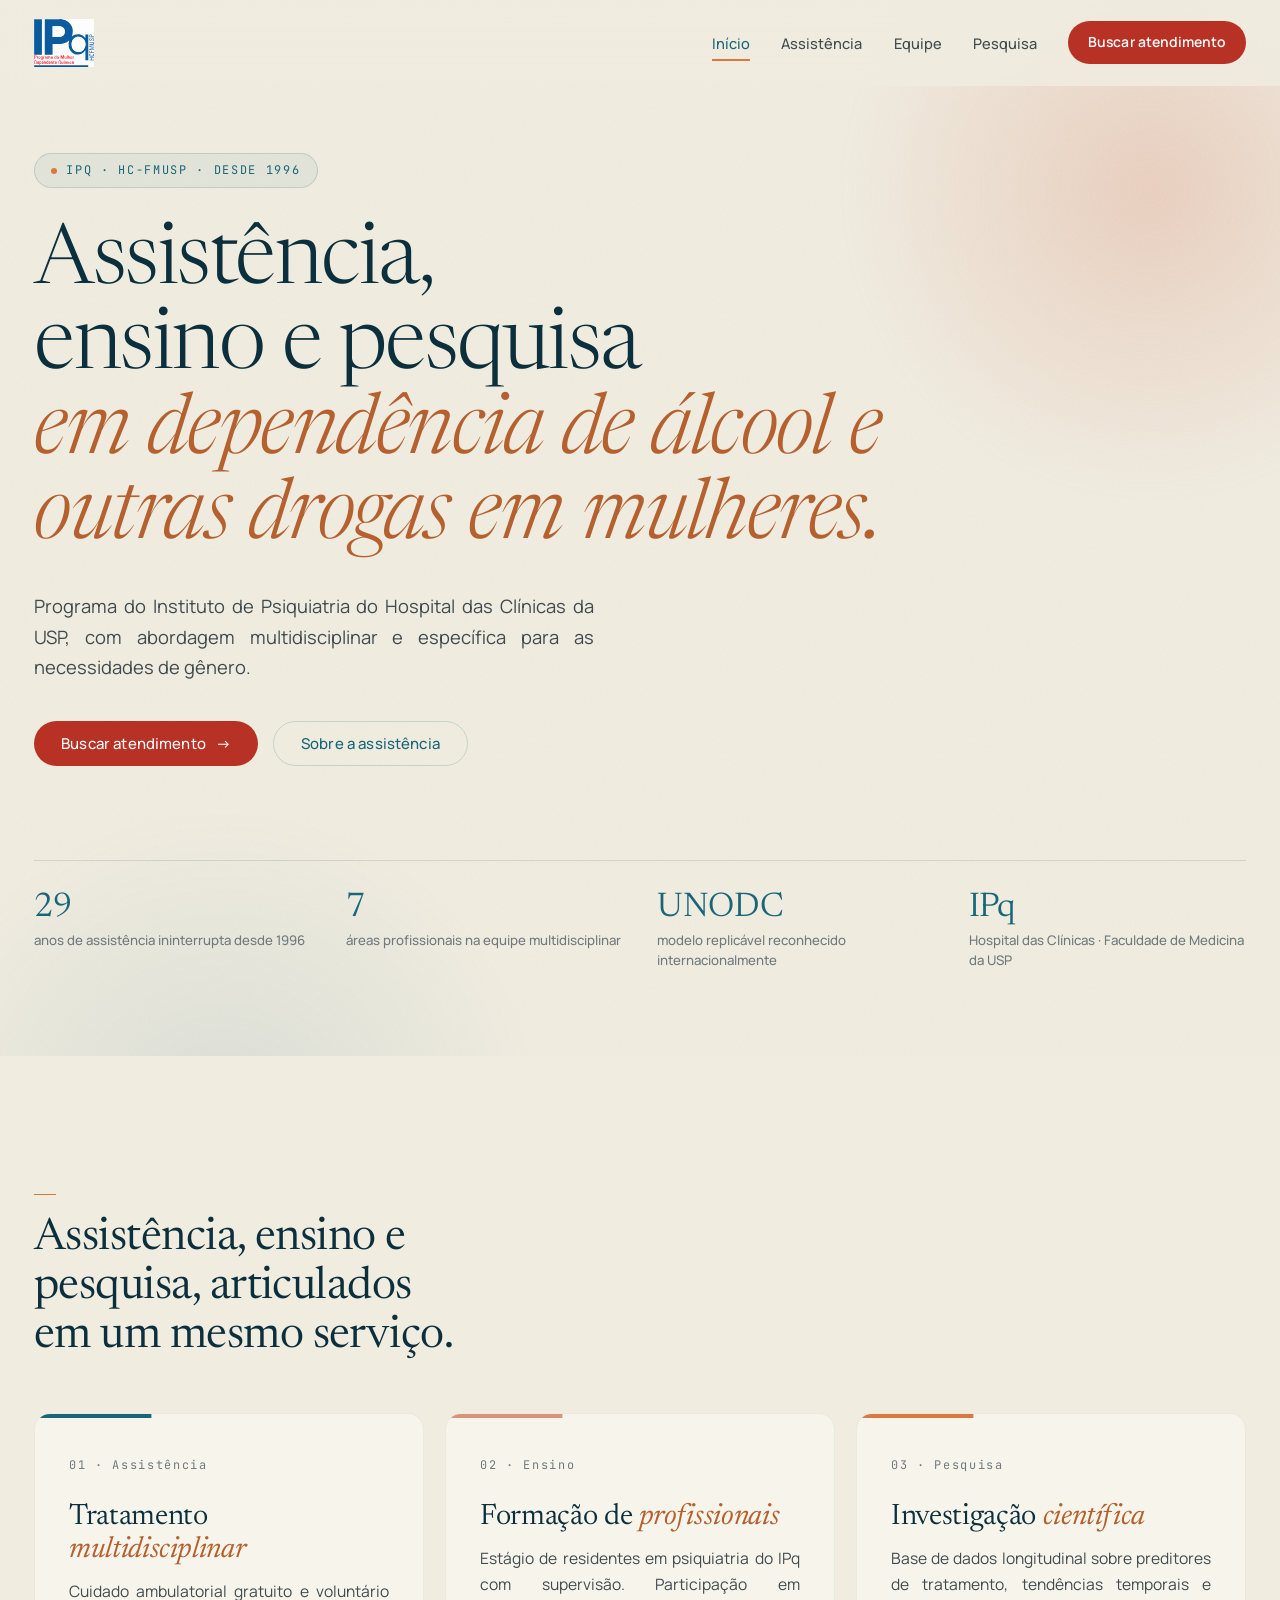
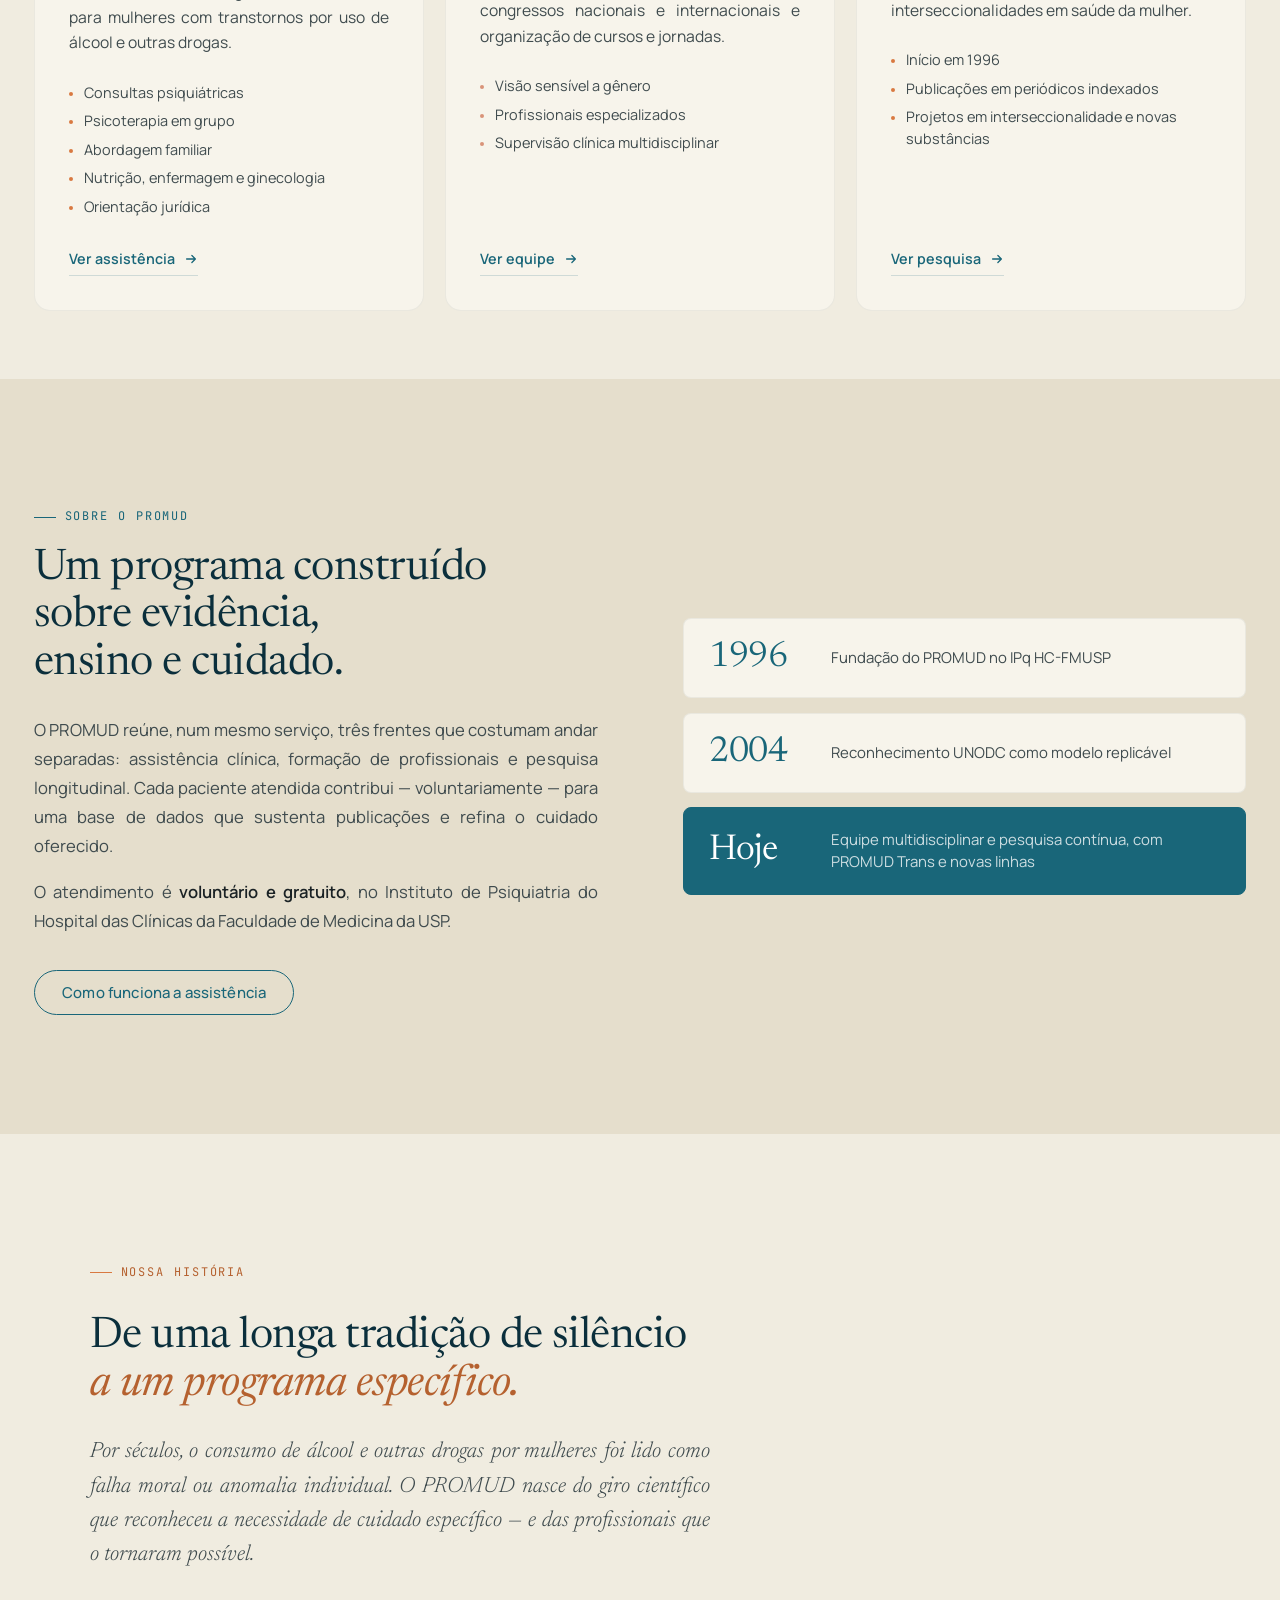
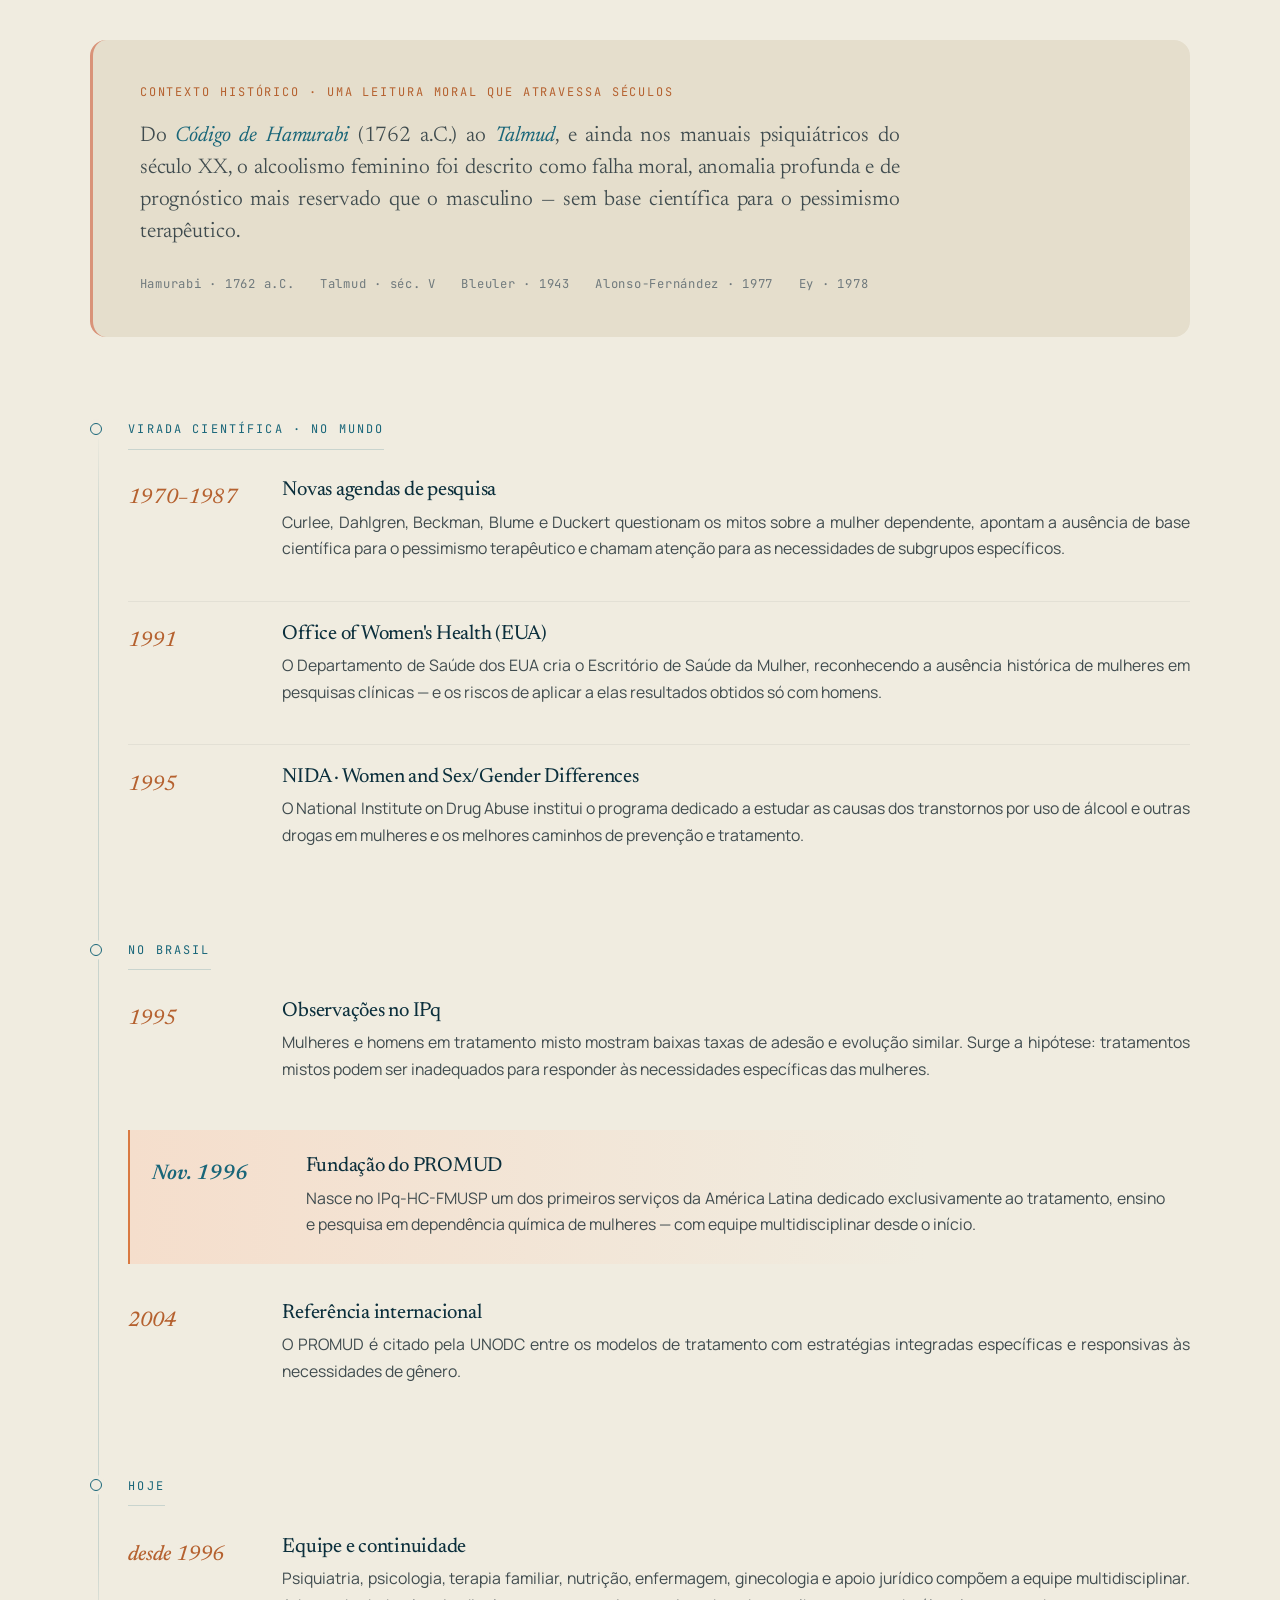
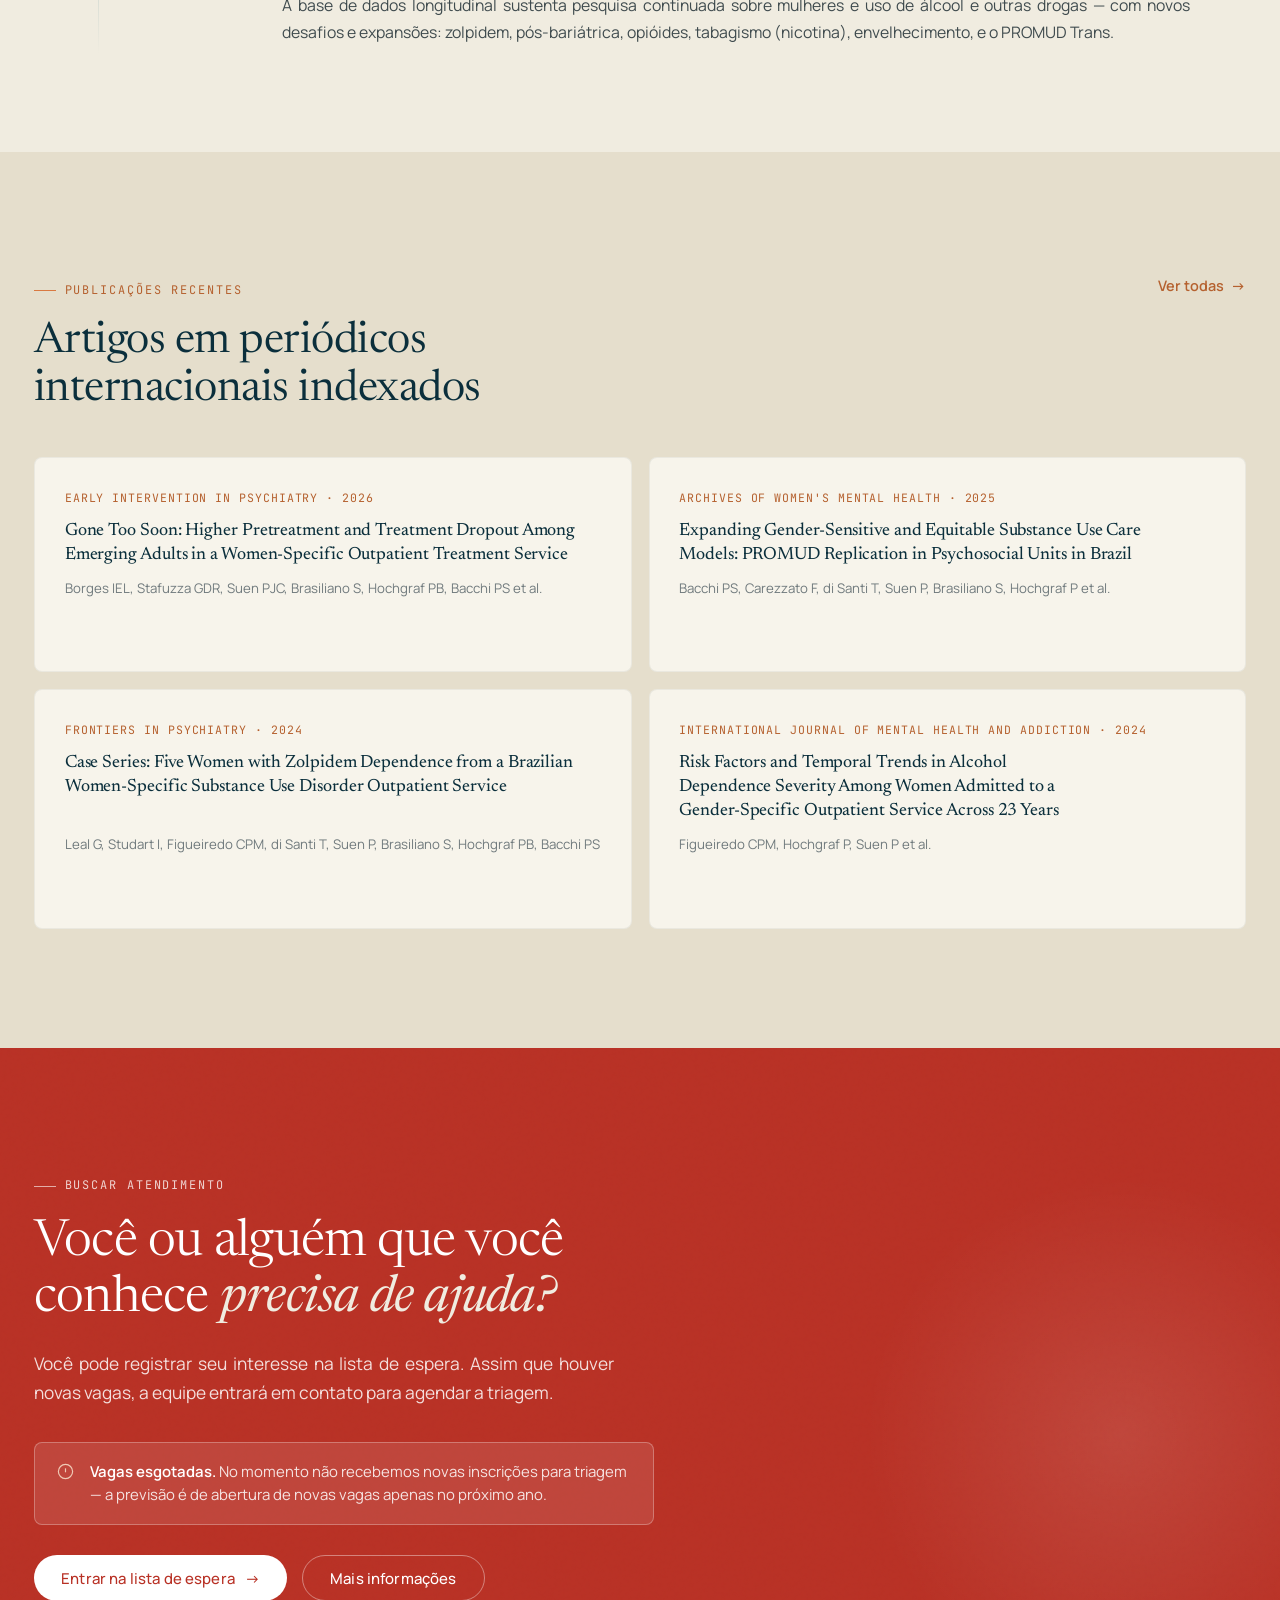
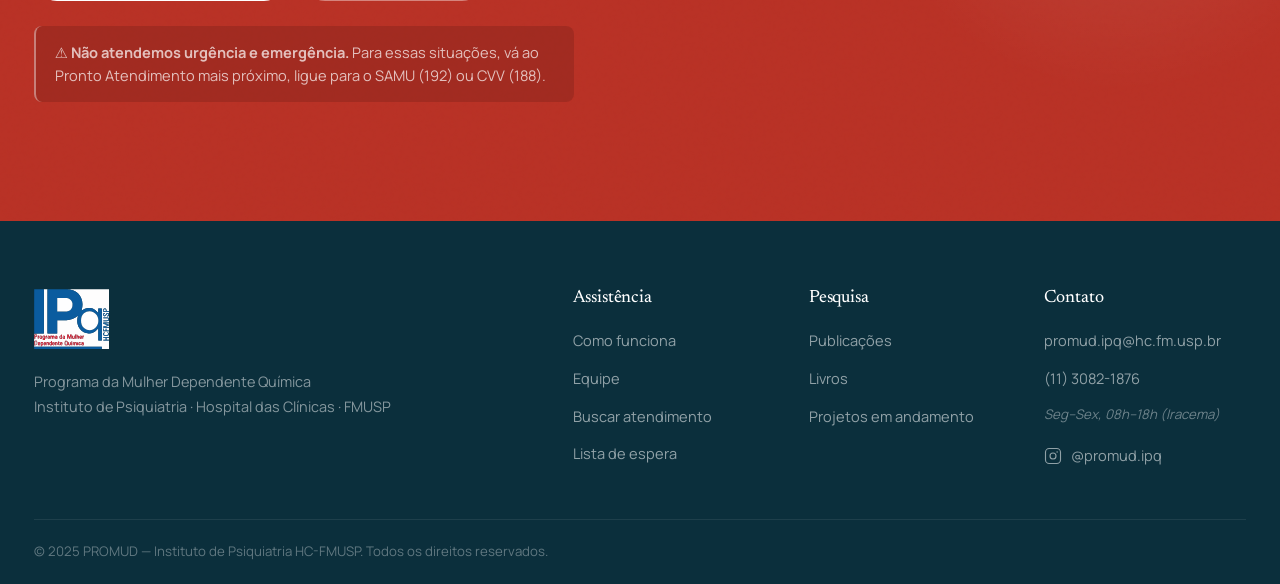
<file: index.html>
<!DOCTYPE html>
<html lang="pt-BR">
<head>
  <meta charset="UTF-8" />
  <meta name="viewport" content="width=device-width, initial-scale=1.0" />
  <title>PROMUD — Programa da Mulher Dependente Química</title>
  <meta name="description" content="Ambulatório especializado no tratamento de mulheres com transtornos por uso de álcool e outras drogas. Instituto de Psiquiatria HC-FMUSP." />

  <!-- Open Graph / link preview (WhatsApp, Facebook, LinkedIn) -->
  <meta property="og:type" content="website" />
  <meta property="og:site_name" content="PROMUD — Programa da Mulher com Dependência Química" />
  <meta property="og:locale" content="pt_BR" />
  <meta property="og:title" content="PROMUD — Programa da Mulher com Dependência Química" />
  <meta property="og:description" content="Ambulatório especializado no tratamento de mulheres com transtornos por uso de álcool e outras drogas. Instituto de Psiquiatria HC-FMUSP." />
  <meta property="og:url" content="https://mulherdependentequimica.com.br/" />
  <meta property="og:image" content="https://mulherdependentequimica.com.br/assets/logo.jpg" />
  <meta property="og:image:alt" content="PROMUD" />
  <meta name="twitter:card" content="summary_large_image" />

  <link rel="preconnect" href="https://fonts.googleapis.com" />
  <link rel="preconnect" href="https://fonts.gstatic.com" crossorigin />
  <link href="https://fonts.googleapis.com/css2?family=Newsreader:ital,opsz,wght@0,6..72,300;0,6..72,350;0,6..72,400;0,6..72,450;0,6..72,500;1,6..72,300;1,6..72,400&family=Manrope:wght@300;400;500;600;700&family=JetBrains+Mono:wght@400;500&display=swap" rel="stylesheet" />
  <link rel="stylesheet" href="style.css" />
</head>
<body>

  <!-- HEADER / NAV -->
  <header class="site-header" id="site-header">
    <div class="header-inner">
      <a href="index.html" class="logo-wrap">
        <img src="assets/logo.svg" alt="PROMUD — IPq HC-FMUSP" class="logo-img" />
      </a>
      <nav class="main-nav">
        <a href="index.html" class="nav-link active">Início</a>
        <a href="assistencia.html" class="nav-link">Assistência</a>
        <a href="equipe.html" class="nav-link">Equipe</a>
        <a href="pesquisa.html" class="nav-link">Pesquisa</a>
        <a href="assistencia.html#contato" class="nav-cta">Buscar atendimento</a>
      </nav>
      <button class="hamburger" id="hamburger" aria-label="Menu">
        <span></span><span></span><span></span>
      </button>
    </div>
    <div class="mobile-nav" id="mobile-nav">
      <a href="index.html">Início</a>
      <a href="assistencia.html">Assistência</a>
      <a href="equipe.html">Equipe</a>
      <a href="pesquisa.html">Pesquisa</a>
      <a href="assistencia.html#contato">Buscar atendimento</a>
    </div>
  </header>

  <!-- HERO -->
  <section class="hero">
    <div class="hero-bg">
      <div class="hero-grain"></div>
    </div>
    <div class="hero-content">
      <div class="hero-badge fade-up">IPq · HC-FMUSP · desde 1996</div>
      <h1 class="hero-title fade-up delay-1">
        Assistência, ensino e pesquisa<br/>
        <em>em dependência de álcool e outras drogas em mulheres.</em>
      </h1>
      <p class="hero-desc fade-up delay-2">
        Programa do Instituto de Psiquiatria do Hospital das Clínicas da USP, com abordagem multidisciplinar e específica para as necessidades de gênero.
      </p>
      <div class="hero-actions fade-up delay-3">
        <a href="assistencia.html#contato" class="btn btn-red btn-arrow">Buscar atendimento</a>
        <a href="assistencia.html" class="btn btn-ghost">Sobre a assistência</a>
      </div>
    </div>

    <!-- Faixa institucional — substitui as "stats" vazias por marcadores reais -->
    <div class="institutional-strip fade-up delay-4">
      <div class="inst-item">
        <span class="inst-item-key">29</span>
        <span class="inst-item-val">anos de assistência ininterrupta desde 1996</span>
      </div>
      <div class="inst-item">
        <span class="inst-item-key">7</span>
        <span class="inst-item-val">áreas profissionais na equipe multidisciplinar</span>
      </div>
      <div class="inst-item">
        <span class="inst-item-key">UNODC</span>
        <span class="inst-item-val">modelo replicável reconhecido internacionalmente</span>
      </div>
      <div class="inst-item">
        <span class="inst-item-key">IPq</span>
        <span class="inst-item-val">Hospital das Clínicas · Faculdade de Medicina da USP</span>
      </div>
    </div>
  </section>

  <!-- THREE PILLARS — agora consistente com "Assistência, ensino e pesquisa" -->
  <section class="pillars-section">
    <div class="pillars-head">
      <div>
        <span class="section-label reveal"></span>
        <h2 class="reveal">Assistência, ensino e pesquisa, articulados em um mesmo serviço.</h2>
      </div>
      <p class="pillars-head-aside reveal">
</p>
    </div>

    <div class="pillars">
      <article class="pillar pillar-assistencia reveal" onclick="location.href='assistencia.html'" role="button" tabindex="0">
        <span class="pillar-num">01 · Assistência</span>
        <h3 class="pillar-title">Tratamento <em>multidisciplinar</em></h3>
        <p class="pillar-desc">Cuidado ambulatorial gratuito e voluntário para mulheres com transtornos por uso de álcool e outras drogas.</p>
        <ul class="pillar-list">
          <li>Consultas psiquiátricas</li>
          <li>Psicoterapia em grupo</li>
          <li>Abordagem familiar</li>
          <li>Nutrição, enfermagem e ginecologia</li>
          <li>Orientação jurídica</li>
        </ul>
        <a href="assistencia.html" class="pillar-link">
          Ver assistência
          <svg width="14" height="14" viewBox="0 0 16 16" fill="none"><path d="M3 8h10M9 4l4 4-4 4" stroke="currentColor" stroke-width="1.5" stroke-linecap="round" stroke-linejoin="round"/></svg>
        </a>
      </article>

      <article class="pillar pillar-ensino reveal" onclick="location.href='equipe.html'" role="button" tabindex="0">
        <span class="pillar-num">02 · Ensino</span>
        <h3 class="pillar-title">Formação de <em>profissionais</em></h3>
        <p class="pillar-desc">Estágio de residentes em psiquiatria do IPq com supervisão. Participação em congressos nacionais e internacionais e organização de cursos e jornadas.</p>
        <ul class="pillar-list">
          <li>Visão sensível a gênero</li>
          <li>Profissionais especializados</li>
          <li>Supervisão clínica multidisciplinar</li>
        </ul>
        <a href="equipe.html" class="pillar-link">
          Ver equipe
          <svg width="14" height="14" viewBox="0 0 16 16" fill="none"><path d="M3 8h10M9 4l4 4-4 4" stroke="currentColor" stroke-width="1.5" stroke-linecap="round" stroke-linejoin="round"/></svg>
        </a>
      </article>

      <article class="pillar pillar-pesquisa reveal" onclick="location.href='pesquisa.html'" role="button" tabindex="0">
        <span class="pillar-num">03 · Pesquisa</span>
        <h3 class="pillar-title">Investigação <em>científica</em></h3>
        <p class="pillar-desc">Base de dados longitudinal sobre preditores de tratamento, tendências temporais e interseccionalidades em saúde da mulher.</p>
        <ul class="pillar-list">
          <li>Início em 1996</li>
          <li>Publicações em periódicos indexados</li>
          <li>Projetos em interseccionalidade e novas substâncias</li>
        </ul>
        <a href="pesquisa.html" class="pillar-link">
          Ver pesquisa
          <svg width="14" height="14" viewBox="0 0 16 16" fill="none"><path d="M3 8h10M9 4l4 4-4 4" stroke="currentColor" stroke-width="1.5" stroke-linecap="round" stroke-linejoin="round"/></svg>
        </a>
      </article>
    </div>
  </section>

  <!-- ABOUT STRIP -->
  <section class="about-strip">
    <div class="about-strip-inner">
      <div class="about-text">
        <span class="section-label reveal">Sobre o PROMUD</span>
        <h2 class="about-title reveal">Um programa construído sobre evidência, ensino e cuidado.</h2>
        <p class="reveal">O PROMUD reúne, num mesmo serviço, três frentes que costumam andar separadas: assistência clínica, formação de profissionais e pesquisa longitudinal. Cada paciente atendida contribui — voluntariamente — para uma base de dados que sustenta publicações e refina o cuidado oferecido.</p>
        <p class="reveal">O atendimento é <strong>voluntário e gratuito</strong>, no Instituto de Psiquiatria do Hospital das Clínicas da Faculdade de Medicina da USP.</p>
        <a href="assistencia.html" class="btn btn-outline reveal">Como funciona a assistência</a>
      </div>
      <div class="about-visual">
        <div class="about-card reveal">
          <div class="about-card-year">1996</div>
          <div class="about-card-line">Fundação do PROMUD no IPq HC-FMUSP</div>
        </div>
        <div class="about-card reveal">
          <div class="about-card-year">2004</div>
          <div class="about-card-line">Reconhecimento UNODC como modelo replicável</div>
        </div>
        <div class="about-card highlight reveal">
          <div class="about-card-year">Hoje</div>
          <div class="about-card-line">Equipe multidisciplinar e pesquisa contínua, com PROMUD Trans e novas linhas</div>
        </div>
      </div>
    </div>
  </section>

  <!-- HISTORY -->
  <section class="history">
    <div class="history-inner">
      <div class="history-head">
        <span class="section-label reveal">Nossa história</span>
        <h2 class="history-title reveal">De uma longa tradição de silêncio<br/><em>a um programa específico.</em></h2>
        <p class="history-lede reveal">Por séculos, o consumo de álcool e outras drogas por mulheres foi lido como falha moral ou anomalia individual. O PROMUD nasce do giro científico que reconheceu a necessidade de cuidado específico — e das profissionais que o tornaram possível.</p>
      </div>

      <!-- Contexto histórico colapsado em pull-quote — em vez de 3 cards densos -->
      <div class="history-context reveal">
        <span class="history-context-label">Contexto histórico · uma leitura moral que atravessa séculos</span>
        <p class="history-context-body">Do <em>Código de Hamurabi</em> (1762 a.C.) ao <em>Talmud</em>, e ainda nos manuais psiquiátricos do século XX, o alcoolismo feminino foi descrito como falha moral, anomalia profunda e de prognóstico mais reservado que o masculino — sem base científica para o pessimismo terapêutico.</p>
        <div class="history-context-refs">
          <span>Hamurabi · 1762 a.C.</span>
          <span>Talmud · séc. V</span>
          <span>Bleuler · 1943</span>
          <span>Alonso-Fernández · 1977</span>
          <span>Ey · 1978</span>
        </div>
      </div>

      <ol class="history-timeline">

        <li class="history-era reveal">
          <span class="history-era-label">Virada científica · no mundo</span>
          <div class="history-items">
            <article class="history-item">
              <span class="history-year">1970–1987</span>
              <div class="history-body">
                <h3>Novas agendas de pesquisa</h3>
                <p>Curlee, Dahlgren, Beckman, Blume e Duckert questionam os mitos sobre a mulher dependente, apontam a ausência de base científica para o pessimismo terapêutico e chamam atenção para as necessidades de subgrupos específicos.</p>
              </div>
            </article>
            <article class="history-item">
              <span class="history-year">1991</span>
              <div class="history-body">
                <h3>Office of Women's Health (EUA)</h3>
                <p>O Departamento de Saúde dos EUA cria o Escritório de Saúde da Mulher, reconhecendo a ausência histórica de mulheres em pesquisas clínicas — e os riscos de aplicar a elas resultados obtidos só com homens.</p>
              </div>
            </article>
            <article class="history-item">
              <span class="history-year">1995</span>
              <div class="history-body">
                <h3>NIDA · Women and Sex/Gender Differences</h3>
                <p>O National Institute on Drug Abuse institui o programa dedicado a estudar as causas dos transtornos por uso de álcool e outras drogas em mulheres e os melhores caminhos de prevenção e tratamento.</p>
              </div>
            </article>
          </div>
        </li>

        <li class="history-era reveal">
          <span class="history-era-label">No Brasil</span>
          <div class="history-items">
            <article class="history-item">
              <span class="history-year">1995</span>
              <div class="history-body">
                <h3>Observações no IPq</h3>
                <p>Mulheres e homens em tratamento misto mostram baixas taxas de adesão e evolução similar. Surge a hipótese: tratamentos mistos podem ser inadequados para responder às necessidades específicas das mulheres.</p>
              </div>
            </article>
            <article class="history-item history-item-highlight">
              <span class="history-year">Nov. 1996</span>
              <div class="history-body">
                <h3>Fundação do PROMUD</h3>
                <p>Nasce no IPq-HC-FMUSP um dos primeiros serviços da América Latina dedicado exclusivamente ao tratamento, ensino e pesquisa em dependência química de mulheres — com equipe multidisciplinar desde o início.</p>
              </div>
            </article>
            <article class="history-item">
              <span class="history-year">2004</span>
              <div class="history-body">
                <h3>Referência internacional</h3>
                <p>O PROMUD é citado pela UNODC entre os modelos de tratamento com estratégias integradas específicas e responsivas às necessidades de gênero.</p>
              </div>
            </article>
          </div>
        </li>

        <li class="history-era reveal">
          <span class="history-era-label">Hoje</span>
          <div class="history-items">
            <article class="history-item">
              <span class="history-year">desde 1996</span>
              <div class="history-body">
                <h3>Equipe e continuidade</h3>
                <p>Psiquiatria, psicologia, terapia familiar, nutrição, enfermagem, ginecologia e apoio jurídico compõem a equipe multidisciplinar. A base de dados longitudinal sustenta pesquisa continuada sobre mulheres e uso de álcool e outras drogas — com novos desafios e expansões: zolpidem, pós-bariátrica, opióides, tabagismo (nicotina), envelhecimento, e o PROMUD Trans.</p>
              </div>
            </article>
          </div>
        </li>

      </ol>
    </div>
  </section>

  <!-- RECENT PUBLICATIONS STRIP -->
  <section class="pubs-strip">
    <div class="pubs-inner">
      <div class="pubs-header">
        <div>
          <span class="section-label reveal">Publicações recentes</span>
          <h2 class="reveal">Artigos em periódicos internacionais indexados</h2>
        </div>
        <a href="pesquisa.html#publicacoes" class="see-all reveal">Ver todas <span aria-hidden="true">→</span></a>
      </div>
      <div class="pubs-grid">

        <a class="pub-card reveal" href="https://doi.org/10.1111/eip.70133" target="_blank" rel="noopener">
          <span class="pub-journal">Early Intervention in Psychiatry · 2026</span>
          <h3 class="pub-title">Gone Too Soon: Higher Pretreatment and Treatment Dropout Among Emerging Adults in a Women-Specific Outpatient Treatment Service</h3>
          <span class="pub-authors">Borges IEL, Stafuzza GDR, Suen PJC, Brasiliano S, Hochgraf PB, Bacchi PS et al.</span>
          <span class="pub-arrow">→</span>
        </a>

        <a class="pub-card reveal" href="https://doi.org/10.1007/s00737-025-01601-1" target="_blank" rel="noopener">
          <span class="pub-journal">Archives of Women's Mental Health · 2025</span>
          <h3 class="pub-title">Expanding Gender-Sensitive and Equitable Substance Use Care Models: PROMUD Replication in Psychosocial Units in Brazil</h3>
          <span class="pub-authors">Bacchi PS, Carezzato F, di Santi T, Suen P, Brasiliano S, Hochgraf P et al.</span>
          <span class="pub-arrow">→</span>
        </a>

        <a class="pub-card reveal" href="https://doi.org/10.3389/fpsyt.2024.1456148" target="_blank" rel="noopener">
          <span class="pub-journal">Frontiers in Psychiatry · 2024</span>
          <h3 class="pub-title">Case Series: Five Women with Zolpidem Dependence from a Brazilian Women-Specific Substance Use Disorder Outpatient Service</h3>
          <span class="pub-authors">Leal G, Studart I, Figueiredo CPM, di Santi T, Suen P, Brasiliano S, Hochgraf PB, Bacchi PS</span>
          <span class="pub-arrow">→</span>
        </a>

        <a class="pub-card reveal" href="https://doi.org/10.1007/s11469-024-01428-4" target="_blank" rel="noopener">
          <span class="pub-journal">International Journal of Mental Health and Addiction · 2024</span>
          <h3 class="pub-title">Risk Factors and Temporal Trends in Alcohol Dependence Severity Among Women Admitted to a Gender-Specific Outpatient Service Across 23 Years</h3>
          <span class="pub-authors">Figueiredo CPM, Hochgraf P, Suen P et al.</span>
          <span class="pub-arrow">→</span>
        </a>

      </div>
    </div>
  </section>

  <!-- CTA BUSCAR ATENDIMENTO — única seção em vermelho, hierarquia clara -->
  <section class="cta-section">
    <div class="cta-inner">
      <span class="section-label">Buscar atendimento</span>
      <h2 class="cta-title">Você ou alguém que você conhece <em>precisa de ajuda?</em></h2>
      <p class="cta-desc">Você pode registrar seu interesse na lista de espera. Assim que houver novas vagas, a equipe entrará em contato para agendar a triagem.</p>
      <div class="slots-notice">
        <svg viewBox="0 0 24 24" fill="none" stroke="currentColor" stroke-width="1.5"><circle cx="12" cy="12" r="9"/><path d="M12 8v5"/><path d="M12 16h.01"/></svg>
        <span><strong>Vagas esgotadas.</strong> No momento não recebemos novas inscrições para triagem — a previsão é de abertura de novas vagas apenas no próximo ano.</span>
      </div>
      <div class="cta-actions">
        <a href="lista-espera.html" class="btn btn-primary btn-arrow">Entrar na lista de espera</a>
        <a href="assistencia.html#contato" class="btn btn-ghost-light">Mais informações</a>
      </div>
      <p class="cta-note">⚠️ <strong>Não atendemos urgência e emergência.</strong> Para essas situações, vá ao Pronto Atendimento mais próximo, ligue para o SAMU (192) ou CVV (188).</p>
    </div>
  </section>

  <!-- FOOTER -->
  <footer class="site-footer">
    <div class="footer-inner">
      <div class="footer-brand">
        <a href="index.html" class="logo-wrap">
          <img src="assets/logo.svg" alt="PROMUD — IPq HC-FMUSP" class="logo-img logo-img-footer" />
        </a>
        <p class="footer-tagline">Programa da Mulher Dependente Química<br/>Instituto de Psiquiatria · Hospital das Clínicas · FMUSP</p>
      </div>
      <div class="footer-links">
        <div class="footer-col">
          <h4>Assistência</h4>
          <a href="assistencia.html">Como funciona</a>
          <a href="equipe.html">Equipe</a>
          <a href="assistencia.html#contato">Buscar atendimento</a>
          <a href="lista-espera.html">Lista de espera</a>
        </div>
        <div class="footer-col">
          <h4>Pesquisa</h4>
          <a href="pesquisa.html#publicacoes">Publicações</a>
          <a href="pesquisa.html#livros">Livros</a>
          <a href="pesquisa.html#projetos">Projetos em andamento</a>
        </div>
        <div class="footer-col">
          <h4>Contato</h4>
          <a href="mailto:promud.ipq@hc.fm.usp.br">promud.ipq@hc.fm.usp.br</a>
          <a href="tel:+551130821876">(11) 3082-1876</a>
          <span class="footer-hours">Seg–Sex, 08h–18h (Iracema)</span>
          <a href="https://www.instagram.com/promud.ipq/" target="_blank" rel="noopener" class="footer-social">
            <svg width="18" height="18" viewBox="0 0 24 24" fill="none" stroke="currentColor" stroke-width="1.5"><rect x="2" y="2" width="20" height="20" rx="5"/><circle cx="12" cy="12" r="4"/><circle cx="17.5" cy="6.5" r="1" fill="currentColor" stroke="none"/></svg>
            @promud.ipq
          </a>
        </div>
      </div>
    </div>
    <div class="footer-bottom">
      <span>© 2025 PROMUD — Instituto de Psiquiatria HC-FMUSP. Todos os direitos reservados.</span>
    </div>
  </footer>

  <script src="main.js"></script>
</body>
</html>
</file>
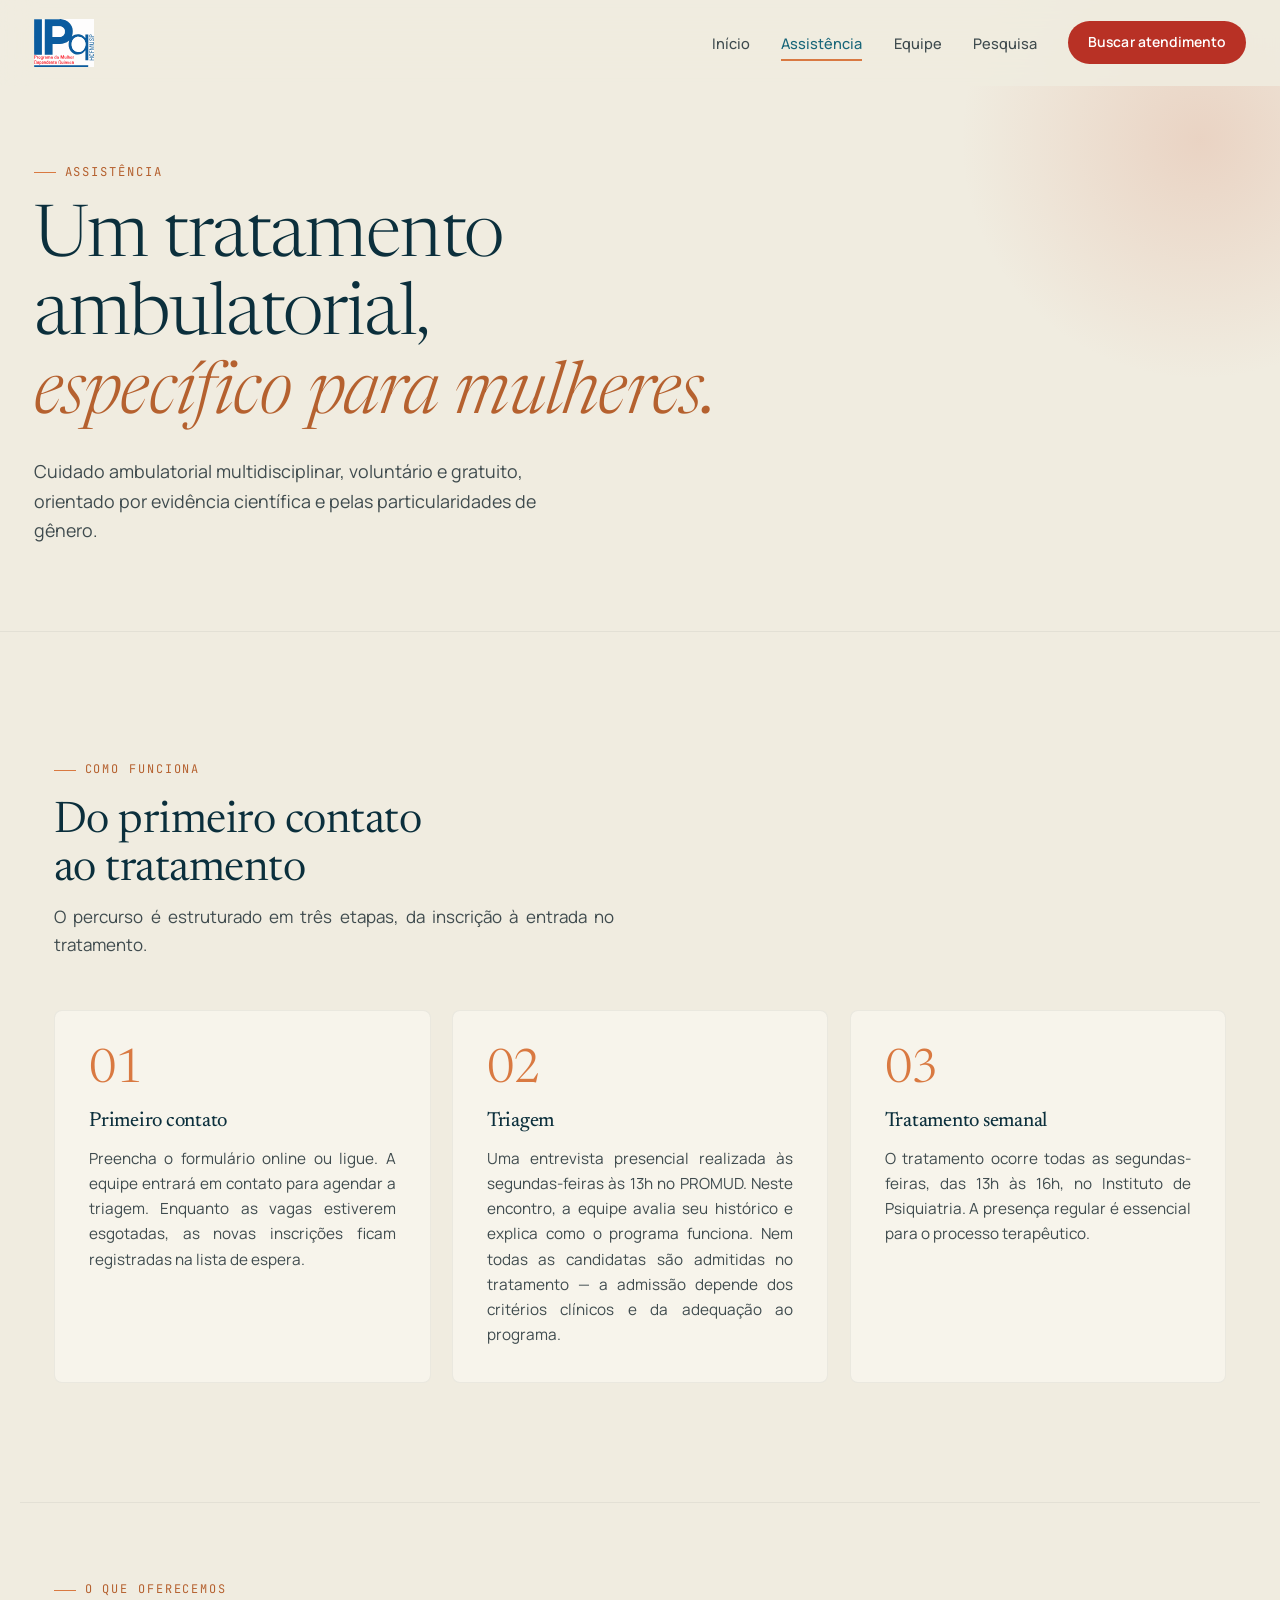
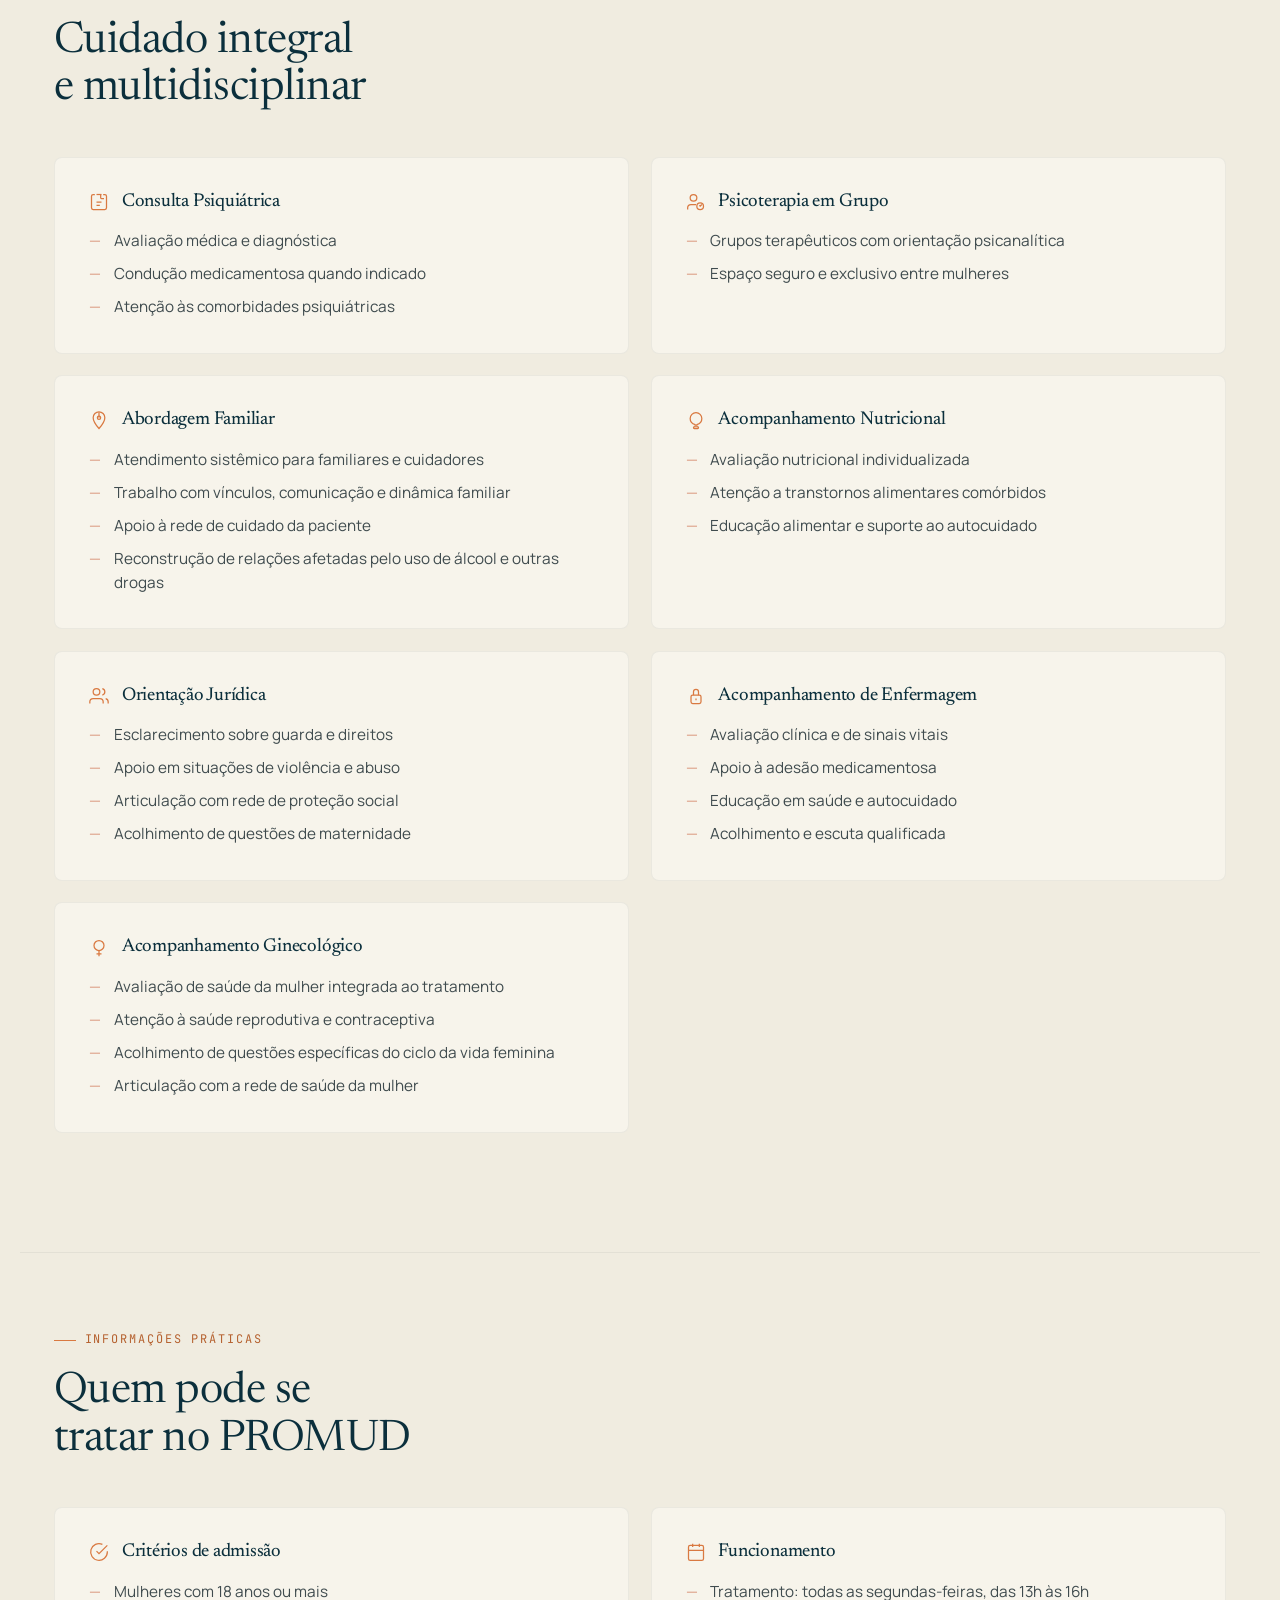
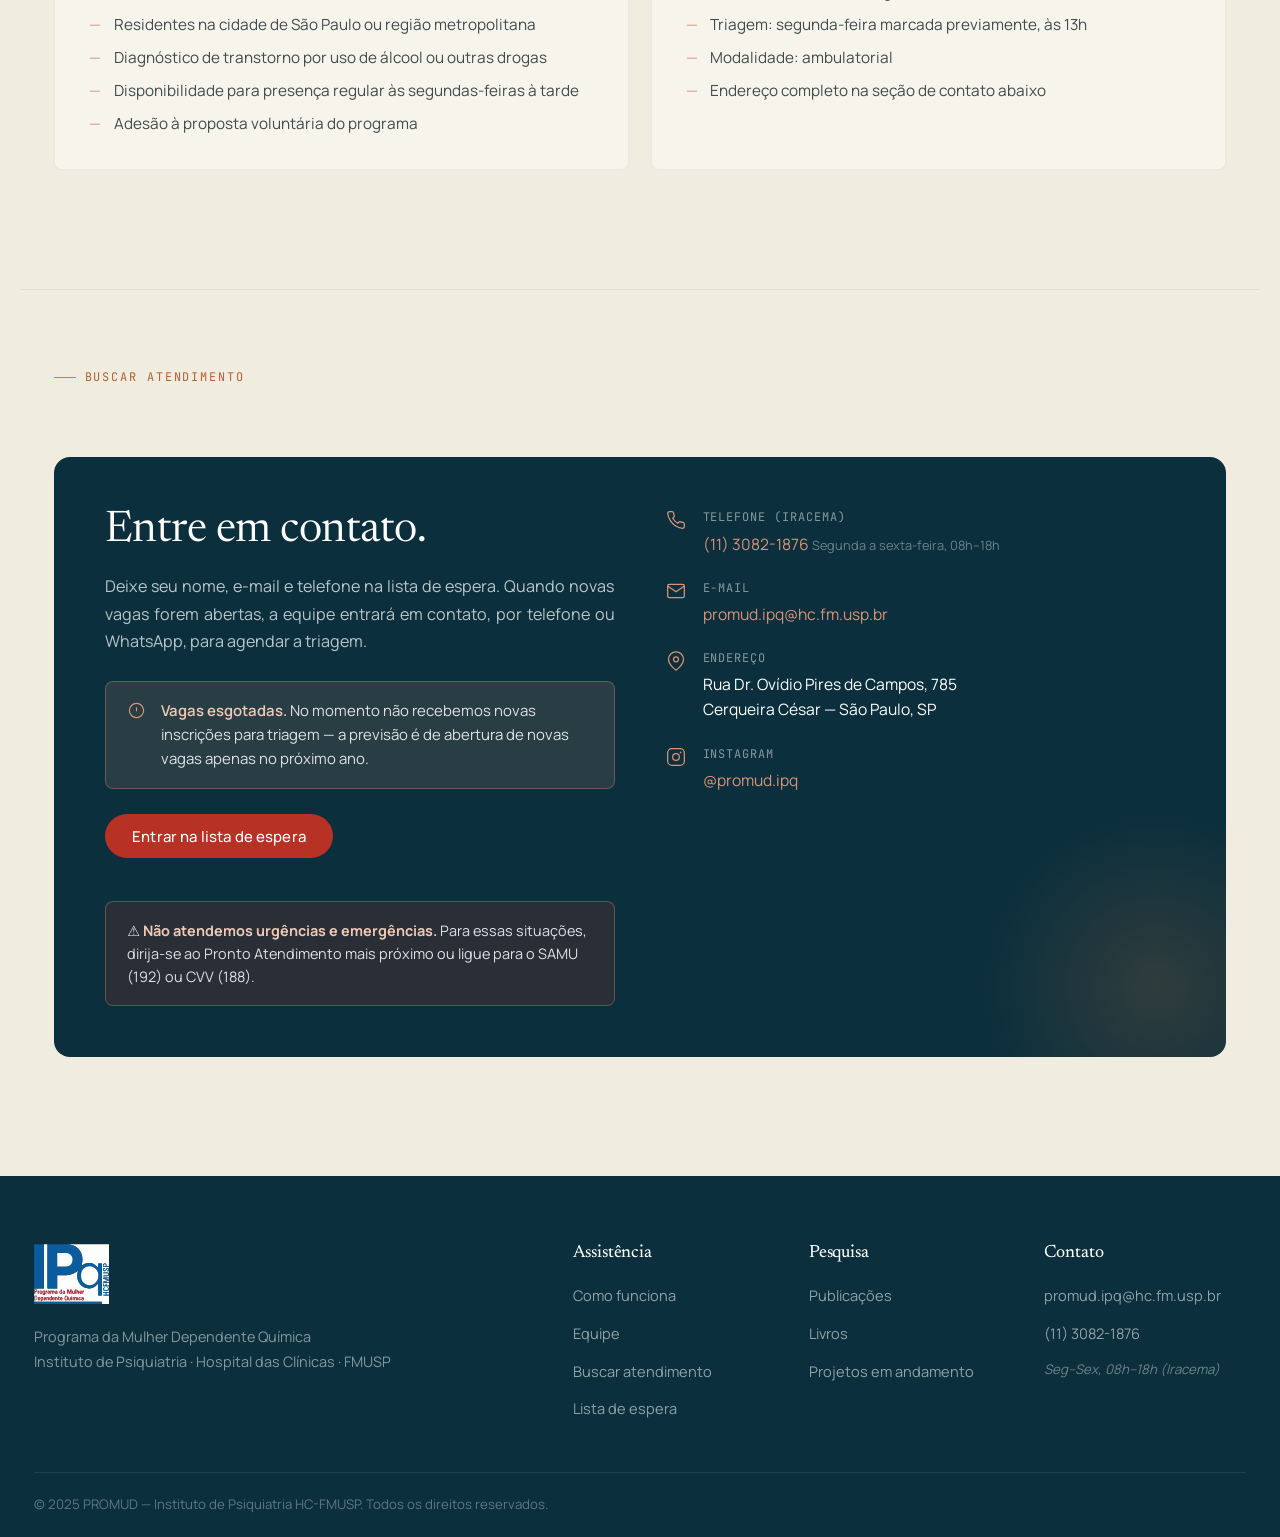
<file: assistencia.html>
<!DOCTYPE html>
<html lang="pt-BR">
<head>
  <meta charset="UTF-8" />
  <meta name="viewport" content="width=device-width, initial-scale=1.0" />
  <title>Assistência — PROMUD · IPq HC-FMUSP</title>
  <meta name="description" content="Como funciona o tratamento no PROMUD. Ambulatório especializado em mulheres com transtornos por uso de álcool e outras drogas no Instituto de Psiquiatria HC-FMUSP." />

  <!-- Open Graph / link preview (WhatsApp, Facebook, LinkedIn) -->
  <meta property="og:type" content="website" />
  <meta property="og:site_name" content="PROMUD — Programa da Mulher com Dependência Química" />
  <meta property="og:locale" content="pt_BR" />
  <meta property="og:title" content="Assistência — PROMUD · IPq HC-FMUSP" />
  <meta property="og:description" content="Como funciona o tratamento no PROMUD. Ambulatório especializado em mulheres com transtornos por uso de álcool e outras drogas no Instituto de Psiquiatria HC-FMUSP." />
  <meta property="og:url" content="https://mulherdependentequimica.com.br/assistencia.html" />
  <meta property="og:image" content="https://mulherdependentequimica.com.br/assets/logo.jpg" />
  <meta property="og:image:alt" content="PROMUD" />
  <meta name="twitter:card" content="summary_large_image" />

  <link rel="preconnect" href="https://fonts.googleapis.com" />
  <link rel="preconnect" href="https://fonts.gstatic.com" crossorigin />
  <link href="https://fonts.googleapis.com/css2?family=Newsreader:ital,opsz,wght@0,6..72,300;0,6..72,350;0,6..72,400;0,6..72,450;0,6..72,500;1,6..72,300;1,6..72,400&family=Manrope:wght@300;400;500;600;700&family=JetBrains+Mono:wght@400;500&display=swap" rel="stylesheet" />
  <link rel="stylesheet" href="style.css" />
</head>
<body>

  <header class="site-header" id="site-header">
    <div class="header-inner">
      <a href="index.html" class="logo-wrap">
        <img src="assets/logo.svg" alt="PROMUD — IPq HC-FMUSP" class="logo-img" />
      </a>
      <nav class="main-nav">
        <a href="index.html" class="nav-link">Início</a>
        <a href="assistencia.html" class="nav-link active">Assistência</a>
        <a href="equipe.html" class="nav-link">Equipe</a>
        <a href="pesquisa.html" class="nav-link">Pesquisa</a>
        <a href="#contato" class="nav-cta">Buscar atendimento</a>
      </nav>
      <button class="hamburger" id="hamburger" aria-label="Menu">
        <span></span><span></span><span></span>
      </button>
    </div>
    <div class="mobile-nav" id="mobile-nav">
      <a href="index.html">Início</a>
      <a href="assistencia.html">Assistência</a>
      <a href="equipe.html">Equipe</a>
      <a href="pesquisa.html">Pesquisa</a>
      <a href="#contato">Buscar atendimento</a>
    </div>
  </header>

  <!-- PAGE HERO -->
  <section class="page-hero">
    <div class="page-hero-inner">
      <span class="page-hero-badge fade-up">Assistência</span>
      <h1 class="fade-up delay-1">Um tratamento ambulatorial,<br/><em>específico para mulheres.</em></h1>
      <p class="fade-up delay-2">Cuidado ambulatorial multidisciplinar, voluntário e gratuito, orientado por evidência científica e pelas particularidades de gênero.</p>
    </div>
  </section>

  <!-- COMO FUNCIONA -->
  <section class="content-section">
    <span class="section-label reveal">Como funciona</span>
    <h2 class="reveal" style="max-width: 500px; margin-bottom: 0.5rem;">Do primeiro contato ao tratamento</h2>
    <p class="reveal" style="color: var(--ink-mid); max-width: 560px; margin-bottom: 0;">O percurso é estruturado em três etapas, da inscrição à entrada no tratamento.</p>
    <div class="how-grid">
      <div class="how-card reveal">
        <div class="how-num">01</div>
        <h3>Primeiro contato</h3>
        <p>Preencha o formulário online ou ligue. A equipe entrará em contato para agendar a triagem. Enquanto as vagas estiverem esgotadas, as novas inscrições ficam registradas na lista de espera.</p>
      </div>
      <div class="how-card reveal" style="transition-delay: 0.1s">
        <div class="how-num">02</div>
        <h3>Triagem</h3>
        <p>Uma entrevista presencial realizada às segundas-feiras às 13h no PROMUD. Neste encontro, a equipe avalia seu histórico e explica como o programa funciona. Nem todas as candidatas são admitidas no tratamento — a admissão depende dos critérios clínicos e da adequação ao programa.</p>
      </div>
      <div class="how-card reveal" style="transition-delay: 0.2s">
        <div class="how-num">03</div>
        <h3>Tratamento semanal</h3>
        <p>O tratamento ocorre todas as segundas-feiras, das 13h às 16h, no Instituto de Psiquiatria. A presença regular é essencial para o processo terapêutico.</p>
      </div>
    </div>
  </section>

  <div class="section-divider"></div>

  <!-- O QUE OFERECEMOS -->
  <section class="content-section" style="padding-top: 4rem;">
    <span class="section-label reveal">O que oferecemos</span>
    <h2 class="reveal" style="max-width: 520px; margin-bottom: 2rem;">Cuidado integral e multidisciplinar</h2>
    <div class="info-grid">
      <div class="info-card reveal">
        <h3>
          <svg viewBox="0 0 24 24" fill="none" stroke="currentColor" stroke-width="1.5"><path d="M9 12h6M9 16h4M7 3H5a2 2 0 0 0-2 2v14a2 2 0 0 0 2 2h14a2 2 0 0 0 2-2V5a2 2 0 0 0-2-2h-2"/><path d="M14 3v4a1 1 0 0 0 1 1h3"/><path d="M9 3h6"/></svg>
          Consulta Psiquiátrica
        </h3>
        <ul>
          <li>Avaliação médica e diagnóstica</li>
          <li>Condução medicamentosa quando indicado</li>
          <li>Atenção às comorbidades psiquiátricas</li>
        </ul>
      </div>
      <div class="info-card reveal">
        <h3>
          <svg viewBox="0 0 24 24" fill="none" stroke="currentColor" stroke-width="1.5"><circle cx="9" cy="7" r="4"/><path d="M2 21v-2a4 4 0 0 1 4-4h6"/><circle cx="17" cy="17" r="4"/><path d="m19 15-2 2-1-1"/></svg>
          Psicoterapia em Grupo
        </h3>
        <ul>
          <li>Grupos terapêuticos com orientação psicanalítica</li>
          <li>Espaço seguro e exclusivo entre mulheres</li>
        </ul>
      </div>
      <div class="info-card reveal">
        <h3>
          <svg viewBox="0 0 24 24" fill="none" stroke="currentColor" stroke-width="1.5"><path d="M12 2v6M5 8a7 7 0 0 1 14 0c0 5-7 13-7 13S5 13 5 8z"/><circle cx="12" cy="8" r="2"/></svg>
          Abordagem Familiar
        </h3>
        <ul>
          <li>Atendimento sistêmico para familiares e cuidadores</li>
          <li>Trabalho com vínculos, comunicação e dinâmica familiar</li>
          <li>Apoio à rede de cuidado da paciente</li>
          <li>Reconstrução de relações afetadas pelo uso de álcool e outras drogas</li>
        </ul>
      </div>
      <div class="info-card reveal">
        <h3>
          <svg viewBox="0 0 24 24" fill="none" stroke="currentColor" stroke-width="1.5"><path d="M12 2a7 7 0 0 1 7 7c0 3.5-2.5 6.5-6 7.4V19h1a1 1 0 0 1 0 2h-4a1 1 0 0 1 0-2h1v-2.6C7.5 15.5 5 12.5 5 9a7 7 0 0 1 7-7z"/></svg>
          Acompanhamento Nutricional
        </h3>
        <ul>
          <li>Avaliação nutricional individualizada</li>
          <li>Atenção a transtornos alimentares comórbidos</li>
          <li>Educação alimentar e suporte ao autocuidado</li>
        </ul>
      </div>
      <div class="info-card reveal">
        <h3>
          <svg viewBox="0 0 24 24" fill="none" stroke="currentColor" stroke-width="1.5"><path d="M17 21v-2a4 4 0 0 0-4-4H5a4 4 0 0 0-4 4v2"/><circle cx="9" cy="7" r="4"/><path d="M23 21v-2a4 4 0 0 0-3-3.87"/><path d="M16 3.13a4 4 0 0 1 0 7.75"/></svg>
          Orientação Jurídica
        </h3>
        <ul>
          <li>Esclarecimento sobre guarda e direitos</li>
          <li>Apoio em situações de violência e abuso</li>
          <li>Articulação com rede de proteção social</li>
          <li>Acolhimento de questões de maternidade</li>
        </ul>
      </div>
      <div class="info-card reveal">
        <h3>
          <svg viewBox="0 0 24 24" fill="none" stroke="currentColor" stroke-width="1.5"><path d="M9 11V7a3 3 0 1 1 6 0v4"/><rect x="6" y="11" width="12" height="10" rx="2"/><path d="M12 15v2"/></svg>
          Acompanhamento de Enfermagem
        </h3>
        <ul>
          <li>Avaliação clínica e de sinais vitais</li>
          <li>Apoio à adesão medicamentosa</li>
          <li>Educação em saúde e autocuidado</li>
          <li>Acolhimento e escuta qualificada</li>
        </ul>
      </div>
      <div class="info-card reveal">
        <h3>
          <svg viewBox="0 0 24 24" fill="none" stroke="currentColor" stroke-width="1.5"><circle cx="12" cy="9" r="6"/><path d="M12 15v7M9 19h6"/></svg>
          Acompanhamento Ginecológico
        </h3>
        <ul>
          <li>Avaliação de saúde da mulher integrada ao tratamento</li>
          <li>Atenção à saúde reprodutiva e contraceptiva</li>
          <li>Acolhimento de questões específicas do ciclo da vida feminina</li>
          <li>Articulação com a rede de saúde da mulher</li>
        </ul>
      </div>
    </div>
  </section>

  <div class="section-divider"></div>

  <!-- CRITÉRIOS E INFORMAÇÕES PRÁTICAS -->
  <section class="content-section" style="padding-top: 4rem;">
    <span class="section-label reveal">Informações práticas</span>
    <h2 class="reveal" style="max-width: 480px; margin-bottom: 2rem;">Quem pode se tratar no PROMUD</h2>
    <div class="info-grid">
      <div class="info-card reveal">
        <h3>
          <svg viewBox="0 0 24 24" fill="none" stroke="currentColor" stroke-width="1.5"><path d="M22 11.08V12a10 10 0 1 1-5.93-9.14"/><path d="m9 11 3 3L22 4"/></svg>
          Critérios de admissão
        </h3>
        <ul>
          <li>Mulheres com 18 anos ou mais</li>
          <li>Residentes na cidade de São Paulo ou região metropolitana</li>
          <li>Diagnóstico de transtorno por uso de álcool ou outras drogas</li>
          <li>Disponibilidade para presença regular às segundas-feiras à tarde</li>
          <li>Adesão à proposta voluntária do programa</li>
        </ul>
      </div>
      <div class="info-card reveal">
        <h3>
          <svg viewBox="0 0 24 24" fill="none" stroke="currentColor" stroke-width="1.5"><rect x="3" y="4" width="18" height="18" rx="2"/><path d="M16 2v4M8 2v4M3 10h18"/></svg>
          Funcionamento
        </h3>
        <ul>
          <li>Tratamento: todas as segundas-feiras, das 13h às 16h</li>
          <li>Triagem: segunda-feira marcada previamente, às 13h</li>
          <li>Modalidade: ambulatorial</li>
          <li>Endereço completo na seção de contato abaixo</li>
        </ul>
      </div>
    </div>
  </section>

  <div class="section-divider"></div>

  <!-- CONTATO / COMO BUSCAR ATENDIMENTO -->
  <section class="content-section" id="contato" style="padding-top: 4rem; padding-bottom: var(--space-xl);">
    <span class="section-label reveal">Buscar atendimento</span>
    <div class="contact-block reveal">
      <div>
        <h2>Entre em contato.</h2>
        <p>Deixe seu nome, e-mail e telefone na lista de espera. Quando novas vagas forem abertas, a equipe entrará em contato, por telefone ou WhatsApp, para agendar a triagem.</p>
        <div class="slots-notice">
          <svg viewBox="0 0 24 24" fill="none" stroke="currentColor" stroke-width="1.5"><circle cx="12" cy="12" r="9"/><path d="M12 8v5"/><path d="M12 16h.01"/></svg>
          <span><strong>Vagas esgotadas.</strong> No momento não recebemos novas inscrições para triagem — a previsão é de abertura de novas vagas apenas no próximo ano.</span>
        </div>
        <a href="lista-espera.html" class="btn btn-red" style="margin-bottom: 1.5rem;">
          Entrar na lista de espera
        </a>
        <div class="warning-box">
          ⚠️ <strong>Não atendemos urgências e emergências.</strong> Para essas situações, dirija-se ao Pronto Atendimento mais próximo ou ligue para o SAMU (192) ou CVV (188).
        </div>
      </div>
      <div>
        <div class="contact-item">
          <svg viewBox="0 0 24 24" fill="none" stroke="currentColor" stroke-width="1.5"><path d="M22 16.92v3a2 2 0 0 1-2.18 2 19.79 19.79 0 0 1-8.63-3.07 19.5 19.5 0 0 1-6-6A19.79 19.79 0 0 1 2.12 4.18 2 2 0 0 1 4.11 2h3a2 2 0 0 1 2 1.72c.127.96.361 1.903.7 2.81a2 2 0 0 1-.45 2.11L8.09 9.91a16 16 0 0 0 6 6l1.27-1.27a2 2 0 0 1 2.11-.45c.907.339 1.85.573 2.81.7A2 2 0 0 1 22 16.92z"/></svg>
          <div class="contact-item-text">
            <span class="contact-item-label">Telefone (Iracema)</span>
            <span class="contact-item-val"><a href="tel:+551130821876">(11) 3082-1876</a></span>
            <span style="font-size: 0.75rem; color: rgba(255,255,255,0.4);">Segunda a sexta-feira, 08h–18h</span>
          </div>
        </div>
        <div class="contact-item">
          <svg viewBox="0 0 24 24" fill="none" stroke="currentColor" stroke-width="1.5"><path d="M4 4h16c1.1 0 2 .9 2 2v12c0 1.1-.9 2-2 2H4c-1.1 0-2-.9-2-2V6c0-1.1.9-2 2-2z"/><polyline points="22,6 12,13 2,6"/></svg>
          <div class="contact-item-text">
            <span class="contact-item-label">E-mail</span>
            <span class="contact-item-val"><a href="mailto:promud.ipq@hc.fm.usp.br">promud.ipq@hc.fm.usp.br</a></span>
          </div>
        </div>
        <div class="contact-item">
          <svg viewBox="0 0 24 24" fill="none" stroke="currentColor" stroke-width="1.5"><path d="M21 10c0 7-9 13-9 13s-9-6-9-13a9 9 0 0 1 18 0z"/><circle cx="12" cy="10" r="3"/></svg>
          <div class="contact-item-text">
            <span class="contact-item-label">Endereço</span>
            <span class="contact-item-val">Rua Dr. Ovídio Pires de Campos, 785<br/>Cerqueira César — São Paulo, SP</span>
          </div>
        </div>
        <div class="contact-item">
          <svg viewBox="0 0 24 24" fill="none" stroke="currentColor" stroke-width="1.5"><rect x="2" y="2" width="20" height="20" rx="5"/><circle cx="12" cy="12" r="4"/><circle cx="17.5" cy="6.5" r="1" fill="currentColor" stroke="none"/></svg>
          <div class="contact-item-text">
            <span class="contact-item-label">Instagram</span>
            <span class="contact-item-val"><a href="https://www.instagram.com/promud.ipq/" target="_blank" rel="noopener">@promud.ipq</a></span>
          </div>
        </div>
      </div>
    </div>
  </section>

  <!-- FOOTER -->
  <footer class="site-footer">
    <div class="footer-inner">
        <div class="footer-brand">
        <a href="index.html" class="logo-wrap">
          <img src="assets/logo.svg" alt="PROMUD — IPq HC-FMUSP" class="logo-img logo-img-footer" />
        </a>
        <p class="footer-tagline">Programa da Mulher Dependente Química<br/>Instituto de Psiquiatria · Hospital das Clínicas · FMUSP</p>
      </div>
      <div class="footer-links">
        <div class="footer-col">
          <h4>Assistência</h4>
          <a href="assistencia.html">Como funciona</a>
          <a href="equipe.html">Equipe</a>
          <a href="#contato">Buscar atendimento</a>
          <a href="lista-espera.html">Lista de espera</a>
        </div>
        <div class="footer-col">
          <h4>Pesquisa</h4>
          <a href="pesquisa.html#publicacoes">Publicações</a>
          <a href="pesquisa.html#livros">Livros</a>
          <a href="pesquisa.html#projetos">Projetos em andamento</a>
        </div>
        <div class="footer-col">
          <h4>Contato</h4>
          <a href="mailto:promud.ipq@hc.fm.usp.br">promud.ipq@hc.fm.usp.br</a>
          <a href="tel:+551130821876">(11) 3082-1876</a>
          <span class="footer-hours">Seg–Sex, 08h–18h (Iracema)</span>
        </div>
      </div>
    </div>
    <div class="footer-bottom">
      <span>© 2025 PROMUD — Instituto de Psiquiatria HC-FMUSP. Todos os direitos reservados.</span>
    </div>
  </footer>

  <script src="main.js"></script>
</body>
</html>
</file>
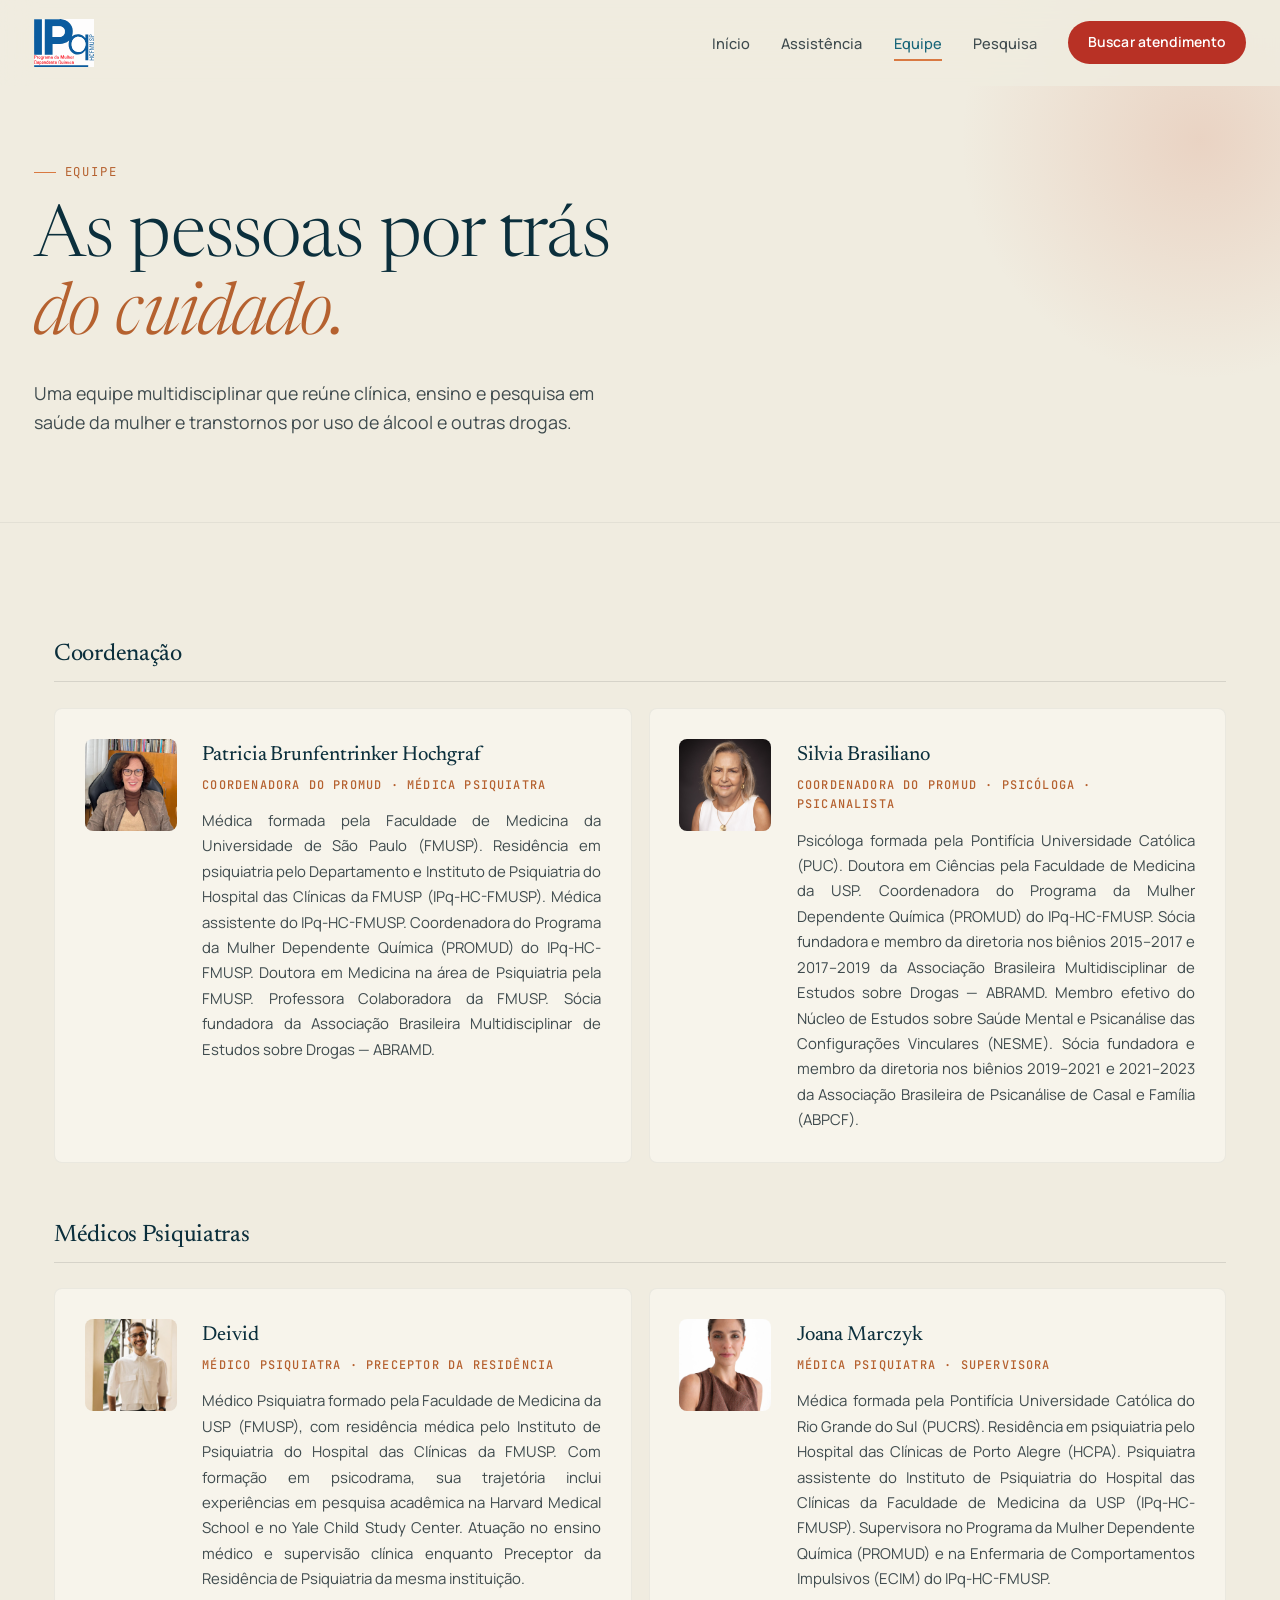
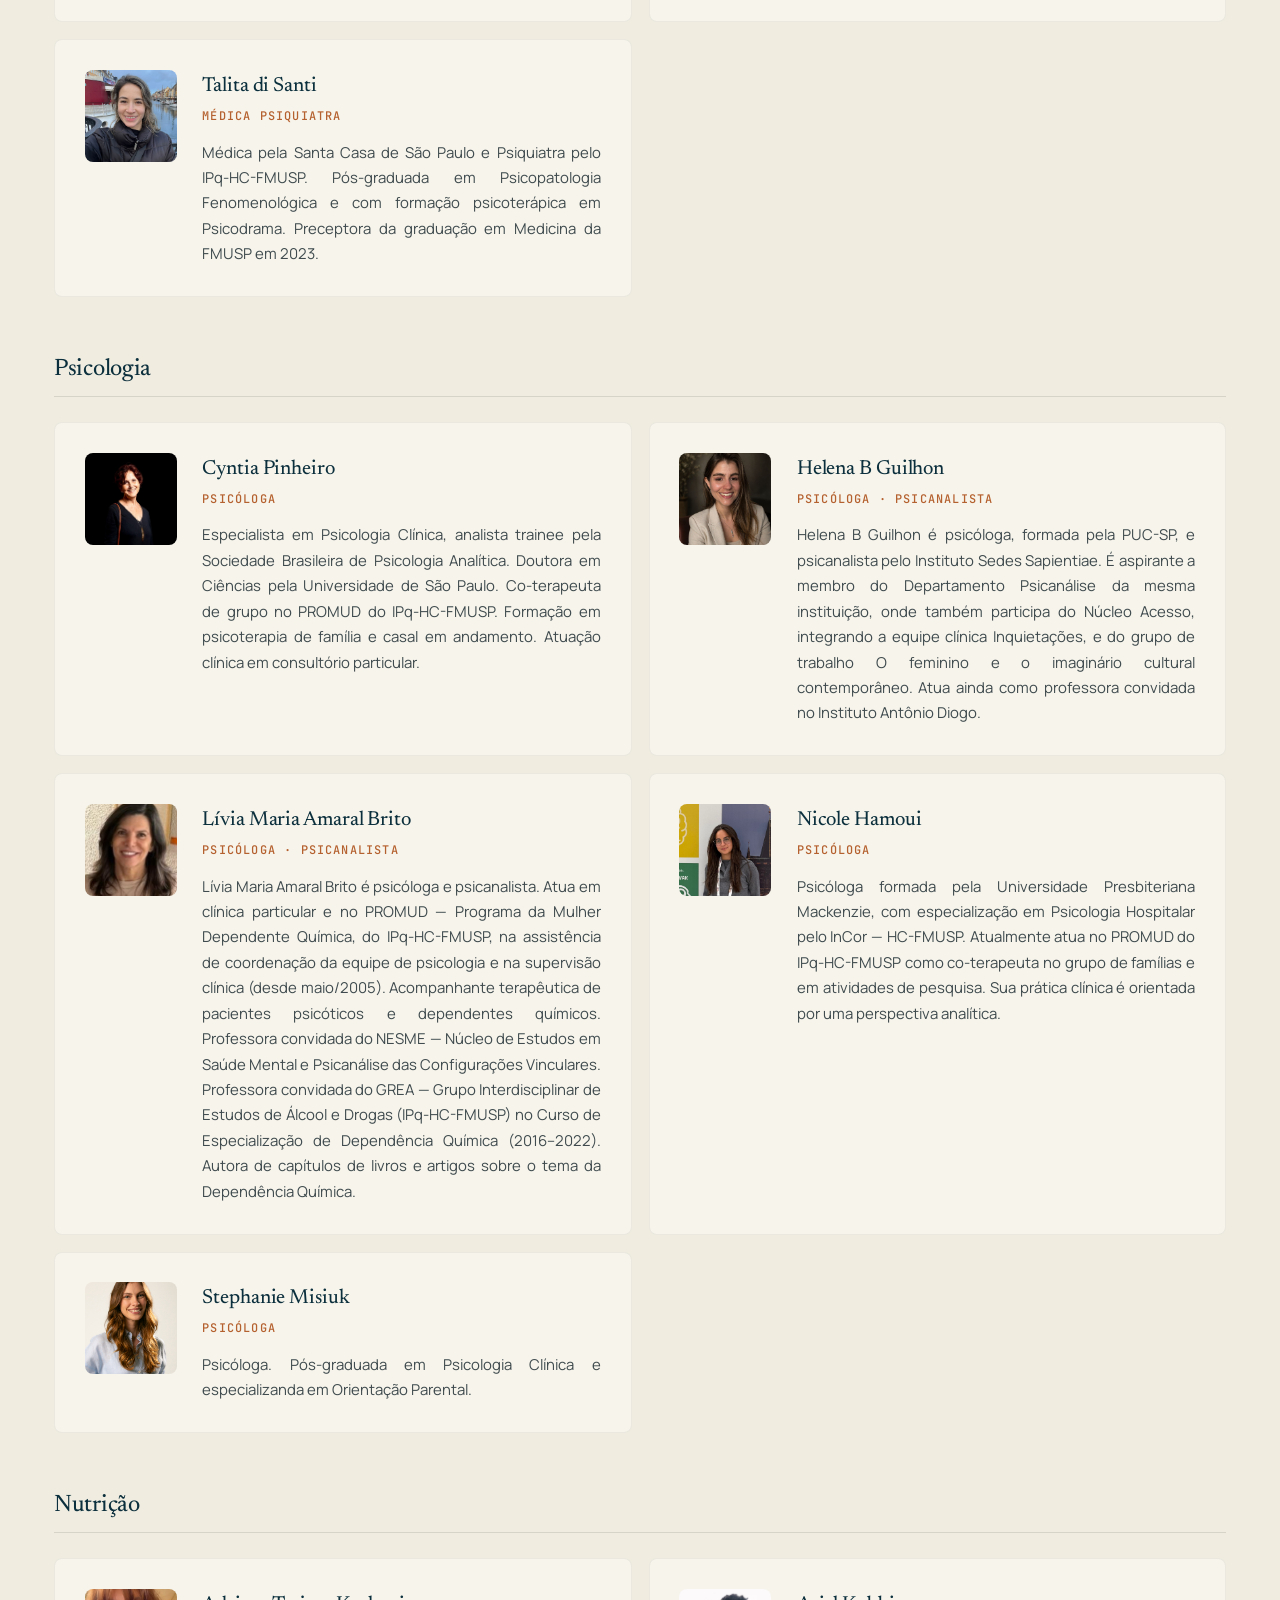
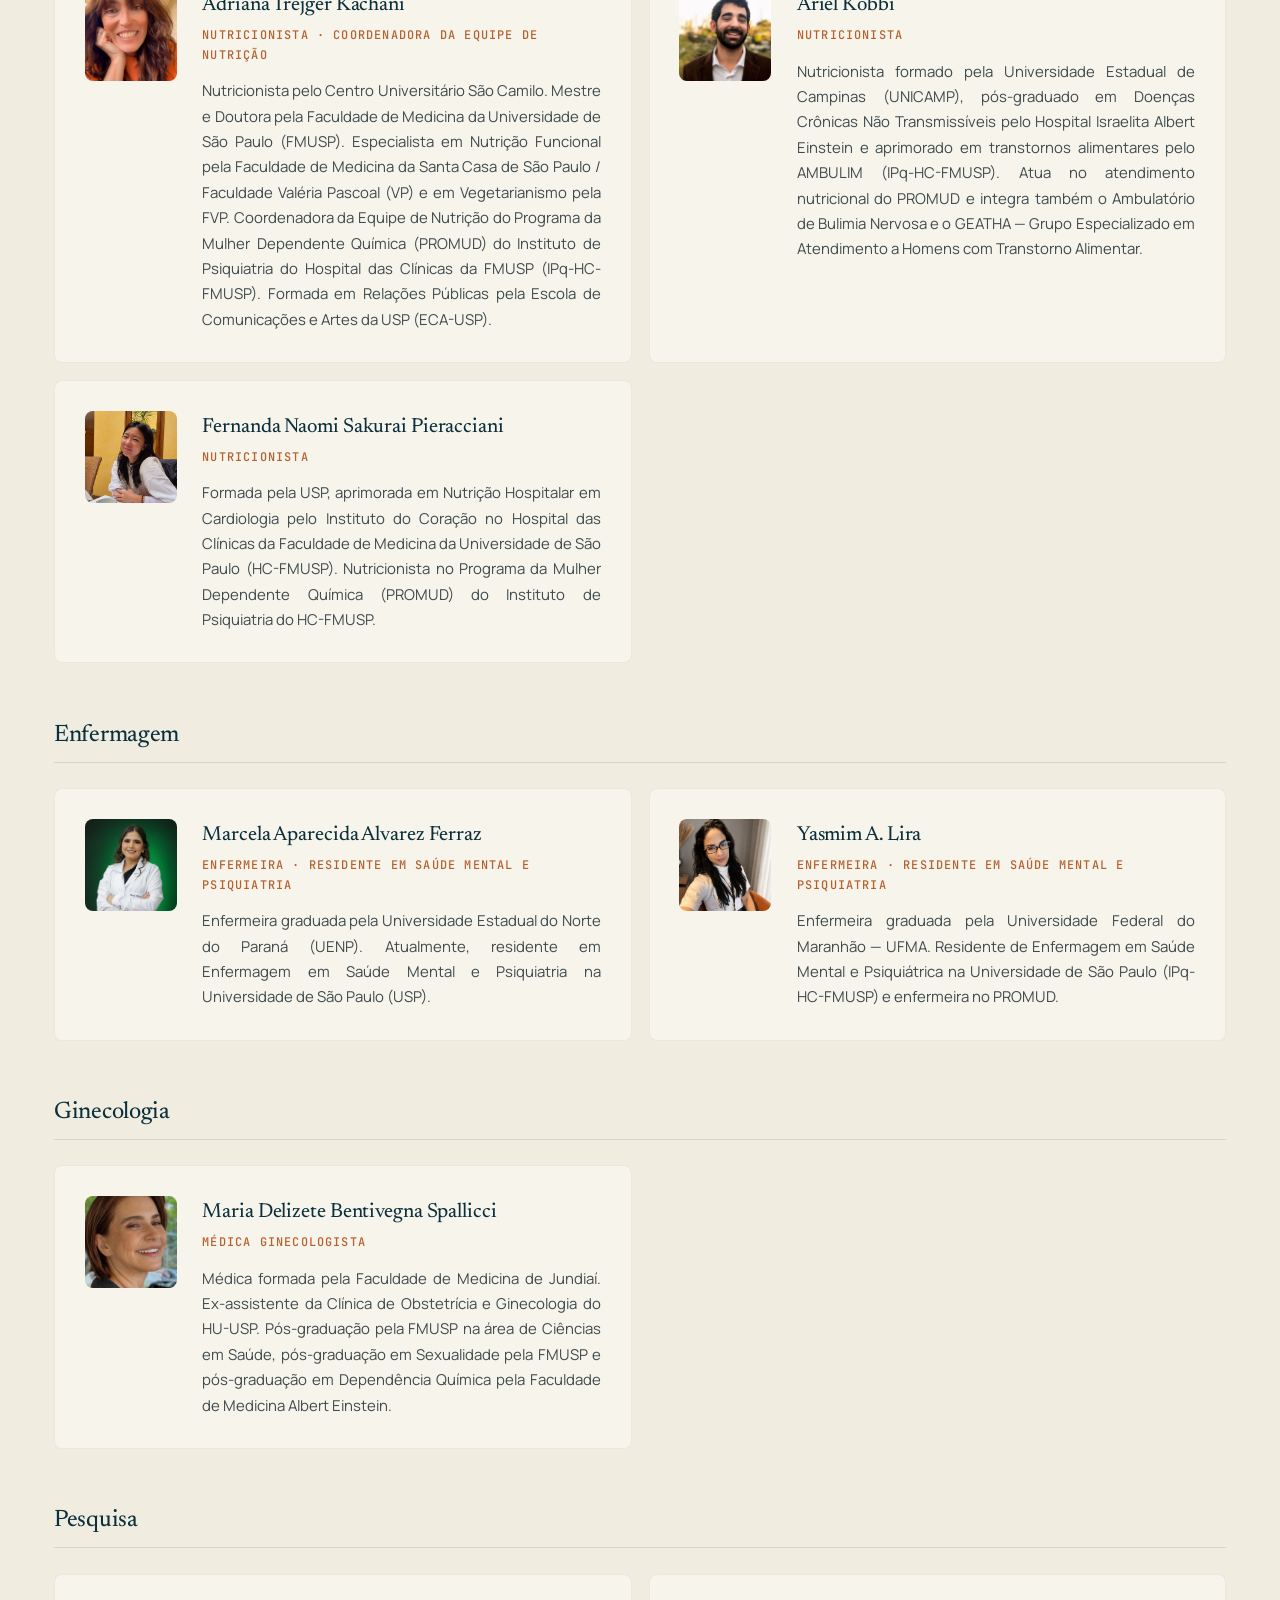
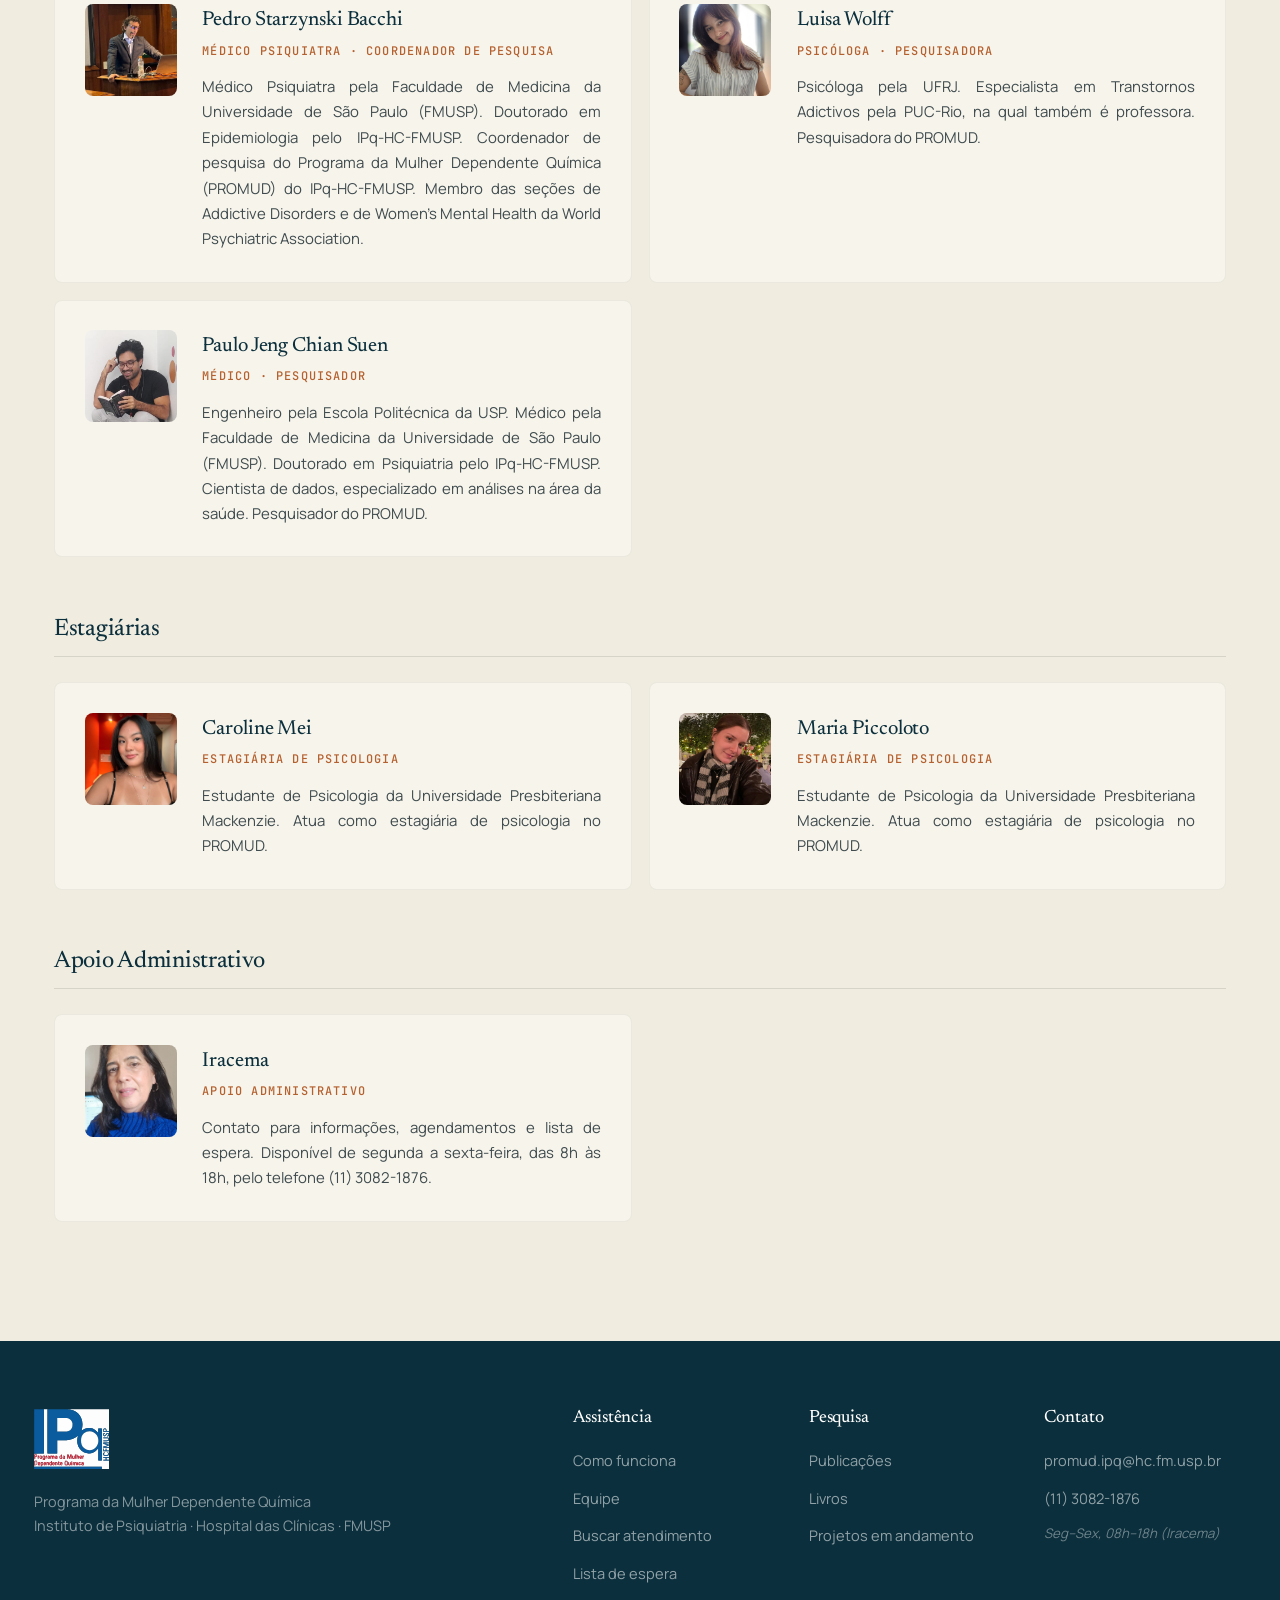
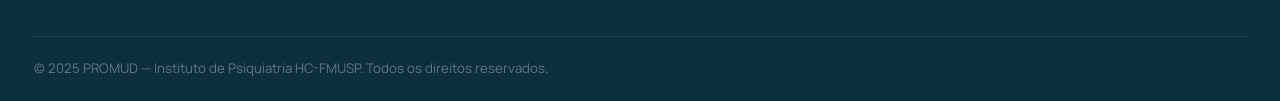
<file: equipe.html>
<!DOCTYPE html>
<html lang="pt-BR">
<head>
  <meta charset="UTF-8" />
  <meta name="viewport" content="width=device-width, initial-scale=1.0" />
  <title>Equipe — PROMUD · IPq HC-FMUSP</title>
  <meta name="description" content="Conheça a equipe multidisciplinar do PROMUD, programa especializado no tratamento de mulheres com transtornos por uso de álcool e outras drogas." />

  <!-- Open Graph / link preview (WhatsApp, Facebook, LinkedIn) -->
  <meta property="og:type" content="website" />
  <meta property="og:site_name" content="PROMUD — Programa da Mulher com Dependência Química" />
  <meta property="og:locale" content="pt_BR" />
  <meta property="og:title" content="Equipe — PROMUD · IPq HC-FMUSP" />
  <meta property="og:description" content="Conheça a equipe multidisciplinar do PROMUD, programa especializado no tratamento de mulheres com transtornos por uso de álcool e outras drogas." />
  <meta property="og:url" content="https://mulherdependentequimica.com.br/equipe.html" />
  <meta property="og:image" content="https://mulherdependentequimica.com.br/assets/logo.jpg" />
  <meta property="og:image:alt" content="PROMUD" />
  <meta name="twitter:card" content="summary_large_image" />

  <link rel="preconnect" href="https://fonts.googleapis.com" />
  <link rel="preconnect" href="https://fonts.gstatic.com" crossorigin />
  <link href="https://fonts.googleapis.com/css2?family=Newsreader:ital,opsz,wght@0,6..72,300;0,6..72,350;0,6..72,400;0,6..72,450;0,6..72,500;1,6..72,300;1,6..72,400&family=Manrope:wght@300;400;500;600;700&family=JetBrains+Mono:wght@400;500&display=swap" rel="stylesheet" />
  <link rel="stylesheet" href="style.css" />
  <style>
    .team-section { padding: var(--space-xl) 2rem; max-width: 1240px; margin: 0 auto; }
    .team-area-label {
      font-family: var(--font-display);
      font-size: 1.4rem;
      font-weight: 450;
      color: var(--teal-darker);
      margin-top: 3.5rem;
      margin-bottom: 1.5rem;
      padding-bottom: 0.75rem;
      border-bottom: 1px solid var(--rule);
      display: flex;
      align-items: baseline;
      justify-content: space-between;
      gap: 1rem;
    }
    .team-area-label::after {
      content: attr(data-count);
      font-family: var(--font-mono);
      font-size: 0.7rem;
      letter-spacing: 0.14em;
      color: var(--terracotta-deep);
      text-transform: uppercase;
      font-weight: 500;
    }
    .team-area-label:first-of-type { margin-top: 0; }
    .team-card-full {
      display: flex;
      gap: 1.5rem;
      padding: 1.75rem;
      background: var(--paper-light);
      border: 1px solid var(--rule-soft);
      border-radius: var(--radius-md);
      transition: var(--transition);
    }
    .team-card-full:hover {
      background: #fff;
      box-shadow: var(--shadow);
      border-color: var(--teal-line);
    }
    .team-photo-sq {
      width: 92px; height: 92px;
      border-radius: var(--radius-md);
      background: var(--peach-pale);
      flex-shrink: 0;
      overflow: hidden;
      display: flex;
      align-items: center;
      justify-content: center;
      font-family: var(--font-display);
      font-size: 2rem;
      color: var(--terracotta);
    }
    .team-photo-sq img {
      width: 100%; height: 100%; object-fit: cover;
    }
    .team-card-body { flex: 1; min-width: 0; }
    .team-card-name {
      font-family: var(--font-display);
      font-size: 1.2rem;
      color: var(--teal-darker);
      margin-bottom: 0.2rem;
      font-weight: 450;
      letter-spacing: -0.005em;
    }
    .team-card-role {
      font-size: 0.7rem;
      text-transform: uppercase;
      letter-spacing: 0.1em;
      color: var(--terracotta-deep);
      font-family: var(--font-mono);
      font-weight: 500;
      margin-bottom: 0.75rem;
    }
    .team-card-bio {
      font-size: 0.88rem;
      color: var(--ink-mid);
      line-height: 1.7;
    }
    .team-cards-grid {
      display: grid;
      grid-template-columns: 1fr 1fr;
      gap: 1rem;
    }
    @media (max-width: 768px) {
      .team-cards-grid { grid-template-columns: 1fr; }
    }
  </style>
</head>
<body>

  <header class="site-header" id="site-header">
    <div class="header-inner">
      <a href="index.html" class="logo-wrap">
        <img src="assets/logo.svg" alt="PROMUD — IPq HC-FMUSP" class="logo-img" />
      </a>
      <nav class="main-nav">
        <a href="index.html" class="nav-link">Início</a>
        <a href="assistencia.html" class="nav-link">Assistência</a>
        <a href="equipe.html" class="nav-link active">Equipe</a>
        <a href="pesquisa.html" class="nav-link">Pesquisa</a>
        <a href="assistencia.html#contato" class="nav-cta">Buscar atendimento</a>
      </nav>
      <button class="hamburger" id="hamburger" aria-label="Menu">
        <span></span><span></span><span></span>
      </button>
    </div>
    <div class="mobile-nav" id="mobile-nav">
      <a href="index.html">Início</a>
      <a href="assistencia.html">Assistência</a>
      <a href="equipe.html">Equipe</a>
      <a href="pesquisa.html">Pesquisa</a>
      <a href="assistencia.html#contato">Buscar atendimento</a>
    </div>
  </header>

  <!-- PAGE HERO -->
  <section class="page-hero">
    <div class="page-hero-inner">
      <span class="page-hero-badge fade-up">Equipe</span>
      <h1 class="fade-up delay-1">As pessoas por trás<br/><em>do cuidado.</em></h1>
      <p class="fade-up delay-2">Uma equipe multidisciplinar que reúne clínica, ensino e pesquisa em saúde da mulher e transtornos por uso de álcool e outras drogas.</p>
    </div>
  </section>

  <!-- TEAM -->
  <section class="team-section">

    <h3 class="team-area-label reveal">Coordenação</h3>
    <div class="team-cards-grid">
      <div class="team-card-full reveal">
        <div class="team-photo-sq"><img src="assets/patricia.jpeg" alt="Patricia Brunfentrinker Hochgraf" /></div>
        <div class="team-card-body">
          <div class="team-card-name">Patricia Brunfentrinker Hochgraf</div>
          <div class="team-card-role">Coordenadora do PROMUD · Médica Psiquiatra</div>
          <div class="team-card-bio">Médica formada pela Faculdade de Medicina da Universidade de São Paulo (FMUSP). Residência em psiquiatria pelo Departamento e Instituto de Psiquiatria do Hospital das Clínicas da FMUSP (IPq-HC-FMUSP). Médica assistente do IPq-HC-FMUSP. Coordenadora do Programa da Mulher Dependente Química (PROMUD) do IPq-HC-FMUSP. Doutora em Medicina na área de Psiquiatria pela FMUSP. Professora Colaboradora da FMUSP. Sócia fundadora da Associação Brasileira Multidisciplinar de Estudos sobre Drogas — ABRAMD.</div>
        </div>
      </div>
      <div class="team-card-full reveal">
        <div class="team-photo-sq"><img src="assets/silvia.jpeg" alt="Silvia Brasiliano" /></div>
        <div class="team-card-body">
          <div class="team-card-name">Silvia Brasiliano</div>
          <div class="team-card-role">Coordenadora do PROMUD · Psicóloga · Psicanalista</div>
          <div class="team-card-bio">Psicóloga formada pela Pontifícia Universidade Católica (PUC). Doutora em Ciências pela Faculdade de Medicina da USP. Coordenadora do Programa da Mulher Dependente Química (PROMUD) do IPq-HC-FMUSP. Sócia fundadora e membro da diretoria nos biênios 2015–2017 e 2017–2019 da Associação Brasileira Multidisciplinar de Estudos sobre Drogas — ABRAMD. Membro efetivo do Núcleo de Estudos sobre Saúde Mental e Psicanálise das Configurações Vinculares (NESME). Sócia fundadora e membro da diretoria nos biênios 2019–2021 e 2021–2023 da Associação Brasileira de Psicanálise de Casal e Família (ABPCF).</div>
        </div>
      </div>
    </div>

    <h3 class="team-area-label reveal">Médicos Psiquiatras</h3>
    <div class="team-cards-grid">
      <div class="team-card-full reveal">
        <div class="team-photo-sq"><img src="assets/deivid.jpeg" alt="Deivid" /></div>
        <div class="team-card-body">
          <div class="team-card-name">Deivid</div>
          <div class="team-card-role">Médico Psiquiatra · Preceptor da Residência</div>
          <div class="team-card-bio">Médico Psiquiatra formado pela Faculdade de Medicina da USP (FMUSP), com residência médica pelo Instituto de Psiquiatria do Hospital das Clínicas da FMUSP. Com formação em psicodrama, sua trajetória inclui experiências em pesquisa acadêmica na Harvard Medical School e no Yale Child Study Center. Atuação no ensino médico e supervisão clínica enquanto Preceptor da Residência de Psiquiatria da mesma instituição.</div>
        </div>
      </div>
      <div class="team-card-full reveal">
        <div class="team-photo-sq"><img src="assets/joana.jpeg" alt="Joana Marczyk" /></div>
        <div class="team-card-body">
          <div class="team-card-name">Joana Marczyk</div>
          <div class="team-card-role">Médica Psiquiatra · Supervisora</div>
          <div class="team-card-bio">Médica formada pela Pontifícia Universidade Católica do Rio Grande do Sul (PUCRS). Residência em psiquiatria pelo Hospital das Clínicas de Porto Alegre (HCPA). Psiquiatra assistente do Instituto de Psiquiatria do Hospital das Clínicas da Faculdade de Medicina da USP (IPq-HC-FMUSP). Supervisora no Programa da Mulher Dependente Química (PROMUD) e na Enfermaria de Comportamentos Impulsivos (ECIM) do IPq-HC-FMUSP.</div>
        </div>
      </div>
      <div class="team-card-full reveal">
        <div class="team-photo-sq"><img src="assets/talita.jpeg" alt="Talita di Santi" /></div>
        <div class="team-card-body">
          <div class="team-card-name">Talita di Santi</div>
          <div class="team-card-role">Médica Psiquiatra</div>
          <div class="team-card-bio">Médica pela Santa Casa de São Paulo e Psiquiatra pelo IPq-HC-FMUSP. Pós-graduada em Psicopatologia Fenomenológica e com formação psicoterápica em Psicodrama. Preceptora da graduação em Medicina da FMUSP em 2023.</div>
        </div>
      </div>
    </div>

    <h3 class="team-area-label reveal">Psicologia</h3>
    <div class="team-cards-grid">
      <div class="team-card-full reveal">
        <div class="team-photo-sq"><img src="assets/cyntia.jpeg" alt="Cyntia Pinheiro" /></div>
        <div class="team-card-body">
          <div class="team-card-name">Cyntia Pinheiro</div>
          <div class="team-card-role">Psicóloga</div>
          <div class="team-card-bio">Especialista em Psicologia Clínica, analista trainee pela Sociedade Brasileira de Psicologia Analítica. Doutora em Ciências pela Universidade de São Paulo. Co-terapeuta de grupo no PROMUD do IPq-HC-FMUSP. Formação em psicoterapia de família e casal em andamento. Atuação clínica em consultório particular.</div>
        </div>
      </div>
      <div class="team-card-full reveal">
        <div class="team-photo-sq"><img src="assets/helena.jpg" alt="Helena B Guilhon" /></div>
        <div class="team-card-body">
          <div class="team-card-name">Helena B Guilhon</div>
          <div class="team-card-role">Psicóloga · Psicanalista</div>
          <div class="team-card-bio">Helena B Guilhon é psicóloga, formada pela PUC-SP, e psicanalista pelo Instituto Sedes Sapientiae. É aspirante a membro do Departamento Psicanálise da mesma instituição, onde também participa do Núcleo Acesso, integrando a equipe clínica Inquietações, e do grupo de trabalho O feminino e o imaginário cultural contemporâneo. Atua ainda como professora convidada no Instituto Antônio Diogo.</div>
        </div>
      </div>
      <div class="team-card-full reveal">
        <div class="team-photo-sq"><img src="assets/livia.jpeg" alt="Lívia Maria Amaral Brito" /></div>
        <div class="team-card-body">
          <div class="team-card-name">Lívia Maria Amaral Brito</div>
          <div class="team-card-role">Psicóloga · Psicanalista</div>
          <div class="team-card-bio">Lívia Maria Amaral Brito é psicóloga e psicanalista. Atua em clínica particular e no PROMUD — Programa da Mulher Dependente Química, do IPq-HC-FMUSP, na assistência de coordenação da equipe de psicologia e na supervisão clínica (desde maio/2005). Acompanhante terapêutica de pacientes psicóticos e dependentes químicos. Professora convidada do NESME — Núcleo de Estudos em Saúde Mental e Psicanálise das Configurações Vinculares. Professora convidada do GREA — Grupo Interdisciplinar de Estudos de Álcool e Drogas (IPq-HC-FMUSP) no Curso de Especialização de Dependência Química (2016–2022). Autora de capítulos de livros e artigos sobre o tema da Dependência Química.</div>
        </div>
      </div>
      <div class="team-card-full reveal">
        <div class="team-photo-sq"><img src="assets/nicole.jpeg" alt="Nicole Hamoui" /></div>
        <div class="team-card-body">
          <div class="team-card-name">Nicole Hamoui</div>
          <div class="team-card-role">Psicóloga</div>
          <div class="team-card-bio">Psicóloga formada pela Universidade Presbiteriana Mackenzie, com especialização em Psicologia Hospitalar pelo InCor — HC-FMUSP. Atualmente atua no PROMUD do IPq-HC-FMUSP como co-terapeuta no grupo de famílias e em atividades de pesquisa. Sua prática clínica é orientada por uma perspectiva analítica.</div>
        </div>
      </div>
      <div class="team-card-full reveal">
        <div class="team-photo-sq"><img src="assets/stephanie.PNG" alt="Stephanie Misiuk" /></div>
        <div class="team-card-body">
          <div class="team-card-name">Stephanie Misiuk</div>
          <div class="team-card-role">Psicóloga</div>
          <div class="team-card-bio">Psicóloga. Pós-graduada em Psicologia Clínica e especializanda em Orientação Parental.</div>
        </div>
      </div>
    </div>

    <h3 class="team-area-label reveal">Nutrição</h3>
    <div class="team-cards-grid">
      <div class="team-card-full reveal">
        <div class="team-photo-sq"><img src="assets/adriana.jpeg" alt="Adriana Trejger Kachani" /></div>
        <div class="team-card-body">
          <div class="team-card-name">Adriana Trejger Kachani</div>
          <div class="team-card-role">Nutricionista · Coordenadora da Equipe de Nutrição</div>
          <div class="team-card-bio">Nutricionista pelo Centro Universitário São Camilo. Mestre e Doutora pela Faculdade de Medicina da Universidade de São Paulo (FMUSP). Especialista em Nutrição Funcional pela Faculdade de Medicina da Santa Casa de São Paulo / Faculdade Valéria Pascoal (VP) e em Vegetarianismo pela FVP. Coordenadora da Equipe de Nutrição do Programa da Mulher Dependente Química (PROMUD) do Instituto de Psiquiatria do Hospital das Clínicas da FMUSP (IPq-HC-FMUSP). Formada em Relações Públicas pela Escola de Comunicações e Artes da USP (ECA-USP).</div>
        </div>
      </div>
      <div class="team-card-full reveal">
        <div class="team-photo-sq"><img src="assets/ariel.jpeg" alt="Ariel Kobbi" /></div>
        <div class="team-card-body">
          <div class="team-card-name">Ariel Kobbi</div>
          <div class="team-card-role">Nutricionista</div>
          <div class="team-card-bio">Nutricionista formado pela Universidade Estadual de Campinas (UNICAMP), pós-graduado em Doenças Crônicas Não Transmissíveis pelo Hospital Israelita Albert Einstein e aprimorado em transtornos alimentares pelo AMBULIM (IPq-HC-FMUSP). Atua no atendimento nutricional do PROMUD e integra também o Ambulatório de Bulimia Nervosa e o GEATHA — Grupo Especializado em Atendimento a Homens com Transtorno Alimentar.</div>
        </div>
      </div>
      <div class="team-card-full reveal">
        <div class="team-photo-sq"><img src="assets/fernanda.jpeg" alt="Fernanda Naomi Sakurai Pieracciani" /></div>
        <div class="team-card-body">
          <div class="team-card-name">Fernanda Naomi Sakurai Pieracciani</div>
          <div class="team-card-role">Nutricionista</div>
          <div class="team-card-bio">Formada pela USP, aprimorada em Nutrição Hospitalar em Cardiologia pelo Instituto do Coração no Hospital das Clínicas da Faculdade de Medicina da Universidade de São Paulo (HC-FMUSP). Nutricionista no Programa da Mulher Dependente Química (PROMUD) do Instituto de Psiquiatria do HC-FMUSP.</div>
        </div>
      </div>
    </div>

    <h3 class="team-area-label reveal">Enfermagem</h3>
    <div class="team-cards-grid">
      <div class="team-card-full reveal">
        <div class="team-photo-sq"><img src="assets/marcela.jpeg" alt="Marcela Aparecida Alvarez Ferraz" /></div>
        <div class="team-card-body">
          <div class="team-card-name">Marcela Aparecida Alvarez Ferraz</div>
          <div class="team-card-role">Enfermeira · Residente em Saúde Mental e Psiquiatria</div>
          <div class="team-card-bio">Enfermeira graduada pela Universidade Estadual do Norte do Paraná (UENP). Atualmente, residente em Enfermagem em Saúde Mental e Psiquiatria na Universidade de São Paulo (USP).</div>
        </div>
      </div>
      <div class="team-card-full reveal">
        <div class="team-photo-sq"><img src="assets/yasmim.jpeg" alt="Yasmim A. Lira" /></div>
        <div class="team-card-body">
          <div class="team-card-name">Yasmim A. Lira</div>
          <div class="team-card-role">Enfermeira · Residente em Saúde Mental e Psiquiatria</div>
          <div class="team-card-bio">Enfermeira graduada pela Universidade Federal do Maranhão — UFMA. Residente de Enfermagem em Saúde Mental e Psiquiátrica na Universidade de São Paulo (IPq-HC-FMUSP) e enfermeira no PROMUD.</div>
        </div>
      </div>
    </div>

    <h3 class="team-area-label reveal">Ginecologia</h3>
    <div class="team-cards-grid">
      <div class="team-card-full reveal">
        <div class="team-photo-sq"><img src="assets/delizete.jpeg" alt="Maria Delizete Bentivegna Spallicci" /></div>
        <div class="team-card-body">
          <div class="team-card-name">Maria Delizete Bentivegna Spallicci</div>
          <div class="team-card-role">Médica Ginecologista</div>
          <div class="team-card-bio">Médica formada pela Faculdade de Medicina de Jundiaí. Ex-assistente da Clínica de Obstetrícia e Ginecologia do HU-USP. Pós-graduação pela FMUSP na área de Ciências em Saúde, pós-graduação em Sexualidade pela FMUSP e pós-graduação em Dependência Química pela Faculdade de Medicina Albert Einstein.</div>
        </div>
      </div>
    </div>

    <h3 class="team-area-label reveal">Pesquisa</h3>
    <div class="team-cards-grid">
      <div class="team-card-full reveal">
        <div class="team-photo-sq"><img src="assets/pedro.jpg" alt="Pedro Starzynski Bacchi" /></div>
        <div class="team-card-body">
          <div class="team-card-name">Pedro Starzynski Bacchi</div>
          <div class="team-card-role">Médico Psiquiatra · Coordenador de Pesquisa</div>
          <div class="team-card-bio">Médico Psiquiatra pela Faculdade de Medicina da Universidade de São Paulo (FMUSP). Doutorado em Epidemiologia pelo IPq-HC-FMUSP. Coordenador de pesquisa do Programa da Mulher Dependente Química (PROMUD) do IPq-HC-FMUSP. Membro das seções de Addictive Disorders e de Women's Mental Health da World Psychiatric Association.</div>
        </div>
      </div>
      <div class="team-card-full reveal">
        <div class="team-photo-sq"><img src="assets/luisa.jpeg" alt="Luisa Wolff" /></div>
        <div class="team-card-body">
          <div class="team-card-name">Luisa Wolff</div>
          <div class="team-card-role">Psicóloga · Pesquisadora</div>
          <div class="team-card-bio">Psicóloga pela UFRJ. Especialista em Transtornos Adictivos pela PUC-Rio, na qual também é professora. Pesquisadora do PROMUD.</div>
        </div>
      </div>
      <div class="team-card-full reveal">
        <div class="team-photo-sq"><img src="assets/paulo.jpeg" alt="Paulo Jeng Chian Suen" /></div>
        <div class="team-card-body">
          <div class="team-card-name">Paulo Jeng Chian Suen</div>
          <div class="team-card-role">Médico · Pesquisador</div>
          <div class="team-card-bio">Engenheiro pela Escola Politécnica da USP. Médico pela Faculdade de Medicina da Universidade de São Paulo (FMUSP). Doutorado em Psiquiatria pelo IPq-HC-FMUSP. Cientista de dados, especializado em análises na área da saúde. Pesquisador do PROMUD.</div>
        </div>
      </div>
    </div>

    <h3 class="team-area-label reveal">Estagiárias</h3>
    <div class="team-cards-grid">
      <div class="team-card-full reveal">
        <div class="team-photo-sq"><img src="assets/carol.jpeg" alt="Caroline Mei" /></div>
        <div class="team-card-body">
          <div class="team-card-name">Caroline Mei</div>
          <div class="team-card-role">Estagiária de Psicologia</div>
          <div class="team-card-bio">Estudante de Psicologia da Universidade Presbiteriana Mackenzie. Atua como estagiária de psicologia no PROMUD.</div>
        </div>
      </div>
      <div class="team-card-full reveal">
        <div class="team-photo-sq"><img src="assets/maria.jpeg" alt="Maria Piccoloto" /></div>
        <div class="team-card-body">
          <div class="team-card-name">Maria Piccoloto</div>
          <div class="team-card-role">Estagiária de Psicologia</div>
          <div class="team-card-bio">Estudante de Psicologia da Universidade Presbiteriana Mackenzie. Atua como estagiária de psicologia no PROMUD.</div>
        </div>
      </div>
    </div>

    <h3 class="team-area-label reveal">Apoio Administrativo</h3>
    <div class="team-cards-grid">
      <div class="team-card-full reveal">
        <div class="team-photo-sq"><img src="assets/iracema.jpeg" alt="Iracema" /></div>
        <div class="team-card-body">
          <div class="team-card-name">Iracema</div>
          <div class="team-card-role">Apoio Administrativo</div>
          <div class="team-card-bio">Contato para informações, agendamentos e lista de espera. Disponível de segunda a sexta-feira, das 8h às 18h, pelo telefone (11) 3082-1876.</div>
        </div>
      </div>
    </div>

  </section>

  <!-- FOOTER -->
  <footer class="site-footer">
    <div class="footer-inner">
        <div class="footer-brand">
        <a href="index.html" class="logo-wrap">
          <img src="assets/logo.svg" alt="PROMUD — IPq HC-FMUSP" class="logo-img logo-img-footer" />
        </a>
        <p class="footer-tagline">Programa da Mulher Dependente Química<br/>Instituto de Psiquiatria · Hospital das Clínicas · FMUSP</p>
      </div>
      <div class="footer-links">
        <div class="footer-col">
          <h4>Assistência</h4>
          <a href="assistencia.html">Como funciona</a>
          <a href="equipe.html">Equipe</a>
          <a href="assistencia.html#contato">Buscar atendimento</a>
          <a href="lista-espera.html">Lista de espera</a>
        </div>
        <div class="footer-col">
          <h4>Pesquisa</h4>
          <a href="pesquisa.html#publicacoes">Publicações</a>
          <a href="pesquisa.html#livros">Livros</a>
          <a href="pesquisa.html#projetos">Projetos em andamento</a>
        </div>
        <div class="footer-col">
          <h4>Contato</h4>
          <a href="mailto:promud.ipq@hc.fm.usp.br">promud.ipq@hc.fm.usp.br</a>
          <a href="tel:+551130821876">(11) 3082-1876</a>
          <span class="footer-hours">Seg–Sex, 08h–18h (Iracema)</span>
        </div>
      </div>
    </div>
    <div class="footer-bottom">
      <span>© 2025 PROMUD — Instituto de Psiquiatria HC-FMUSP. Todos os direitos reservados.</span>
    </div>
  </footer>

  <script src="main.js"></script>
</body>
</html>
</file>
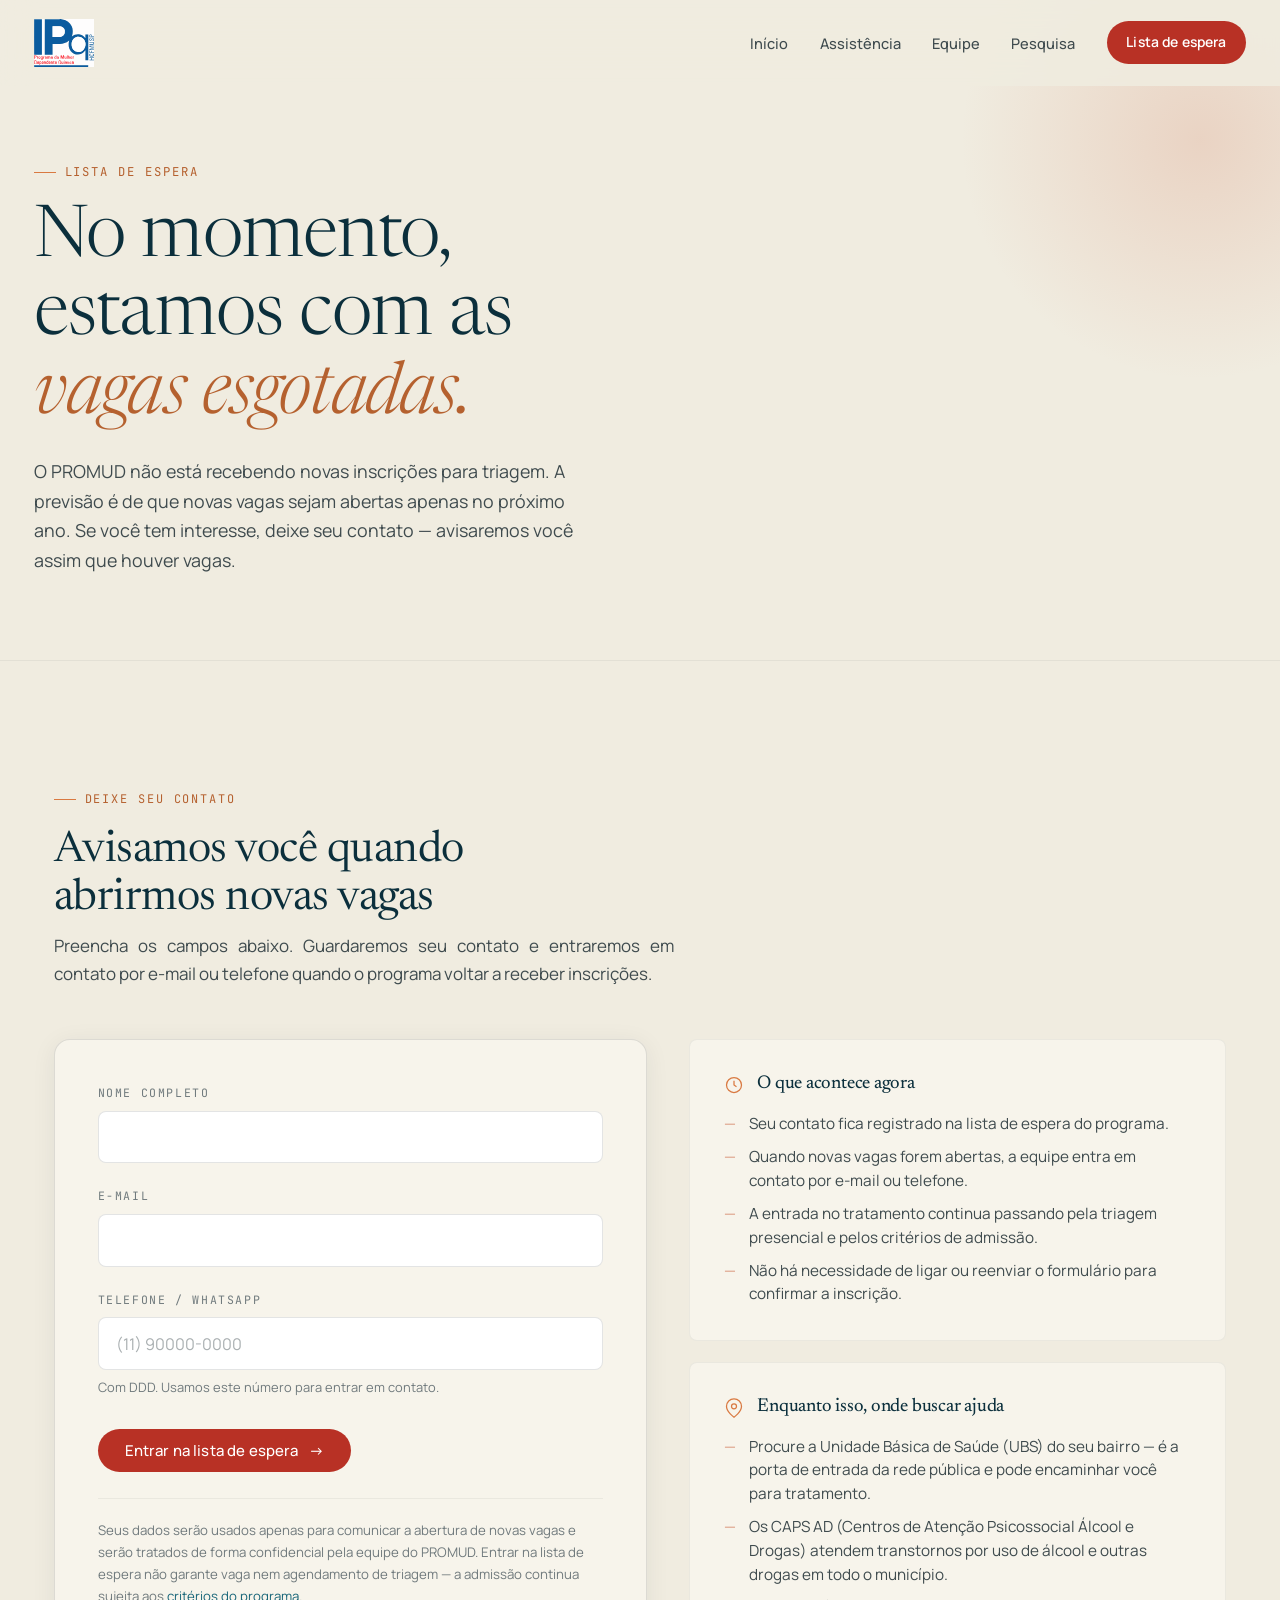
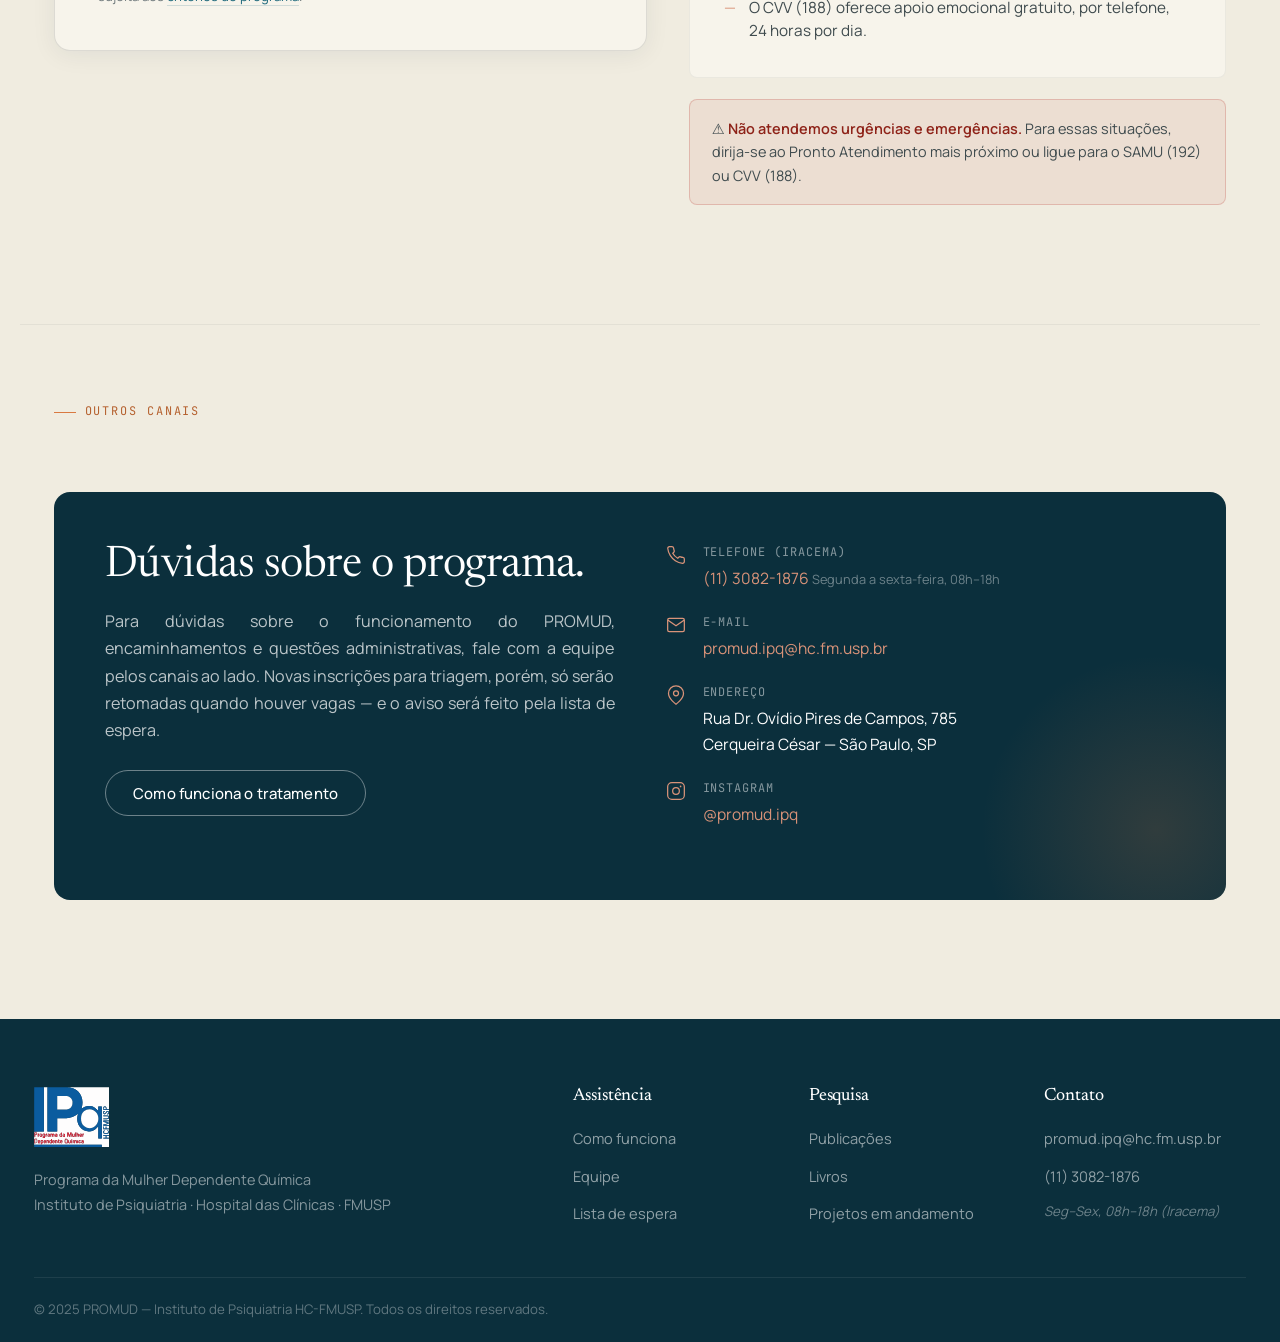
<file: lista-espera.html>
<!DOCTYPE html>
<html lang="pt-BR">
<head>
  <meta charset="UTF-8" />
  <meta name="viewport" content="width=device-width, initial-scale=1.0" />
  <title>Lista de espera — PROMUD · IPq HC-FMUSP</title>
  <meta name="description" content="O PROMUD está com as vagas esgotadas e não recebe novas inscrições para triagem no momento. Deixe seu contato para ser avisada quando novas vagas forem abertas." />

  <!-- Open Graph / link preview (WhatsApp, Facebook, LinkedIn) -->
  <meta property="og:type" content="website" />
  <meta property="og:site_name" content="PROMUD — Programa da Mulher com Dependência Química" />
  <meta property="og:locale" content="pt_BR" />
  <meta property="og:title" content="Lista de espera — PROMUD · IPq HC-FMUSP" />
  <meta property="og:description" content="O PROMUD está com as vagas esgotadas e não recebe novas inscrições para triagem no momento. Deixe seu contato para ser avisada quando novas vagas forem abertas." />
  <meta property="og:url" content="https://mulherdependentequimica.com.br/lista-espera.html" />
  <meta property="og:image" content="https://mulherdependentequimica.com.br/assets/logo.jpg" />
  <meta property="og:image:alt" content="PROMUD" />
  <meta name="twitter:card" content="summary_large_image" />

  <link rel="preconnect" href="https://fonts.googleapis.com" />
  <link rel="preconnect" href="https://fonts.gstatic.com" crossorigin />
  <link href="https://fonts.googleapis.com/css2?family=Newsreader:ital,opsz,wght@0,6..72,300;0,6..72,350;0,6..72,400;0,6..72,450;0,6..72,500;1,6..72,300;1,6..72,400&family=Manrope:wght@300;400;500;600;700&family=JetBrains+Mono:wght@400;500&display=swap" rel="stylesheet" />
  <link rel="stylesheet" href="style.css" />
</head>
<body>

  <header class="site-header" id="site-header">
    <div class="header-inner">
      <a href="index.html" class="logo-wrap">
        <img src="assets/logo.svg" alt="PROMUD — IPq HC-FMUSP" class="logo-img" />
      </a>
      <nav class="main-nav">
        <a href="index.html" class="nav-link">Início</a>
        <a href="assistencia.html" class="nav-link">Assistência</a>
        <a href="equipe.html" class="nav-link">Equipe</a>
        <a href="pesquisa.html" class="nav-link">Pesquisa</a>
        <a href="lista-espera.html" class="nav-cta">Lista de espera</a>
      </nav>
      <button class="hamburger" id="hamburger" aria-label="Menu">
        <span></span><span></span><span></span>
      </button>
    </div>
    <div class="mobile-nav" id="mobile-nav">
      <a href="index.html">Início</a>
      <a href="assistencia.html">Assistência</a>
      <a href="equipe.html">Equipe</a>
      <a href="pesquisa.html">Pesquisa</a>
      <a href="lista-espera.html">Lista de espera</a>
    </div>
  </header>

  <!-- PAGE HERO -->
  <section class="page-hero">
    <div class="page-hero-inner">
      <span class="page-hero-badge fade-up">Lista de espera</span>
      <h1 class="fade-up delay-1">No momento, estamos com as<br/><em>vagas esgotadas.</em></h1>
      <p class="fade-up delay-2">O PROMUD não está recebendo novas inscrições para triagem. A previsão é de que novas vagas sejam abertas apenas no próximo ano. Se você tem interesse, deixe seu contato — avisaremos você assim que houver vagas.</p>
    </div>
  </section>

  <!-- FORMULÁRIO DE LISTA DE ESPERA -->
  <section class="content-section" id="lista">
    <span class="section-label reveal">Deixe seu contato</span>
    <h2 class="reveal" style="max-width: 560px; margin-bottom: 0.5rem;">Avisamos você quando abrirmos novas vagas</h2>
    <p class="reveal" style="color: var(--ink-mid); max-width: 620px; margin-bottom: 0;">Preencha os campos abaixo. Guardaremos seu contato e entraremos em contato por e-mail ou telefone quando o programa voltar a receber inscrições.</p>

    <div class="waitlist-grid">
      <!-- FORM -->
      <div class="form-card reveal">
        <!--
          ==========================================================
          GOOGLE FORMS — "Lista de interesse PROMUD"
          ----------------------------------------------------------
          As respostas vão para o formulário
          .../forms/d/e/1FAIpQLSePmjL7hLTIKDkXXTg5tt8aDSrd7aWzos8jZLTStoqcVA-XIQ
          Mapeamento dos campos:
            Nome     -> entry.332212174
            Email    -> entry.57124771
            Telefone -> entry.941485627
          Se o formulário do Google for recriado, os ids "entry." mudam
          e precisam ser atualizados aqui (ver código-fonte do
          formulário publicado). O formulário precisa continuar aberto
          a qualquer pessoa, sem exigir login do Google.
          ==========================================================
        -->
        <!-- target/novalidate são aplicados pelo main.js: sem JavaScript, o envio
             segue direto para a página de confirmação do Google. -->
        <form id="waitlist-form"
              action="https://docs.google.com/forms/d/e/1FAIpQLSePmjL7hLTIKDkXXTg5tt8aDSrd7aWzos8jZLTStoqcVA-XIQ/formResponse"
              method="POST">
          <div class="field">
            <label for="wl-nome">Nome completo</label>
            <input type="text" id="wl-nome" name="entry.332212174" autocomplete="name" required />
          </div>
          <div class="field">
            <label for="wl-email">E-mail</label>
            <input type="email" id="wl-email" name="entry.57124771" autocomplete="email" required />
          </div>
          <div class="field">
            <label for="wl-telefone">Telefone / WhatsApp</label>
            <input type="tel" id="wl-telefone" name="entry.941485627" autocomplete="tel" placeholder="(11) 90000-0000" required />
            <span class="field-hint">Com DDD. Usamos este número para entrar em contato.</span>
          </div>

          <button type="submit" class="btn btn-red btn-arrow" id="waitlist-submit">Entrar na lista de espera</button>

          <p class="form-status" id="waitlist-status" role="status" aria-live="polite"></p>

          <p class="form-note">
            Seus dados serão usados apenas para comunicar a abertura de novas vagas e serão tratados
            de forma confidencial pela equipe do PROMUD. Entrar na lista de espera não garante vaga
            nem agendamento de triagem — a admissão continua sujeita aos
            <a href="assistencia.html#contato">critérios do programa</a>.
          </p>
        </form>

        <div class="form-success" id="waitlist-success" hidden>
          <svg viewBox="0 0 24 24" fill="none" stroke="currentColor" stroke-width="1.5" aria-hidden="true"><circle cx="12" cy="12" r="10"/><path d="m8 12 3 3 5-6"/></svg>
          <h3>Contato registrado.</h3>
          <p>Você está na nossa lista de espera. Entraremos em contato por e-mail ou telefone quando novas vagas forem abertas. Não é necessário enviar o formulário novamente.</p>
        </div>

        <iframe name="waitlist-sink" id="waitlist-sink" title="Envio do formulário" tabindex="-1" aria-hidden="true" style="display:none;"></iframe>
      </div>

      <!-- ASIDE -->
      <aside class="waitlist-aside">
        <div class="info-card reveal">
          <h3>
            <svg viewBox="0 0 24 24" fill="none" stroke="currentColor" stroke-width="1.5"><circle cx="12" cy="12" r="9"/><path d="M12 7v5l3 2"/></svg>
            O que acontece agora
          </h3>
          <ul>
            <li>Seu contato fica registrado na lista de espera do programa.</li>
            <li>Quando novas vagas forem abertas, a equipe entra em contato por e-mail ou telefone.</li>
            <li>A entrada no tratamento continua passando pela triagem presencial e pelos critérios de admissão.</li>
            <li>Não há necessidade de ligar ou reenviar o formulário para confirmar a inscrição.</li>
          </ul>
        </div>

        <div class="info-card reveal">
          <h3>
            <svg viewBox="0 0 24 24" fill="none" stroke="currentColor" stroke-width="1.5"><path d="M21 10c0 7-9 13-9 13s-9-6-9-13a9 9 0 0 1 18 0z"/><circle cx="12" cy="10" r="3"/></svg>
            Enquanto isso, onde buscar ajuda
          </h3>
          <ul>
            <li>Procure a Unidade Básica de Saúde (UBS) do seu bairro — é a porta de entrada da rede pública e pode encaminhar você para tratamento.</li>
            <li>Os CAPS AD (Centros de Atenção Psicossocial Álcool e Drogas) atendem transtornos por uso de álcool e outras drogas em todo o município.</li>
            <li>O CVV (188) oferece apoio emocional gratuito, por telefone, 24 horas por dia.</li>
          </ul>
        </div>

        <div class="waitlist-warning">
          ⚠️ <strong>Não atendemos urgências e emergências.</strong> Para essas situações, dirija-se ao Pronto Atendimento mais próximo ou ligue para o SAMU (192) ou CVV (188).
        </div>
      </aside>
    </div>
  </section>

  <div class="section-divider"></div>

  <!-- OUTROS CANAIS -->
  <section class="content-section" style="padding-top: 4rem; padding-bottom: var(--space-xl);">
    <span class="section-label reveal">Outros canais</span>
    <div class="contact-block reveal">
      <div>
        <h2>Dúvidas sobre o programa.</h2>
        <p>Para dúvidas sobre o funcionamento do PROMUD, encaminhamentos e questões administrativas, fale com a equipe pelos canais ao lado. Novas inscrições para triagem, porém, só serão retomadas quando houver vagas — e o aviso será feito pela lista de espera.</p>
        <a href="assistencia.html" class="btn btn-ghost-light">Como funciona o tratamento</a>
      </div>
      <div>
        <div class="contact-item">
          <svg viewBox="0 0 24 24" fill="none" stroke="currentColor" stroke-width="1.5"><path d="M22 16.92v3a2 2 0 0 1-2.18 2 19.79 19.79 0 0 1-8.63-3.07 19.5 19.5 0 0 1-6-6A19.79 19.79 0 0 1 2.12 4.18 2 2 0 0 1 4.11 2h3a2 2 0 0 1 2 1.72c.127.96.361 1.903.7 2.81a2 2 0 0 1-.45 2.11L8.09 9.91a16 16 0 0 0 6 6l1.27-1.27a2 2 0 0 1 2.11-.45c.907.339 1.85.573 2.81.7A2 2 0 0 1 22 16.92z"/></svg>
          <div class="contact-item-text">
            <span class="contact-item-label">Telefone (Iracema)</span>
            <span class="contact-item-val"><a href="tel:+551130821876">(11) 3082-1876</a></span>
            <span style="font-size: 0.75rem; color: rgba(255,255,255,0.4);">Segunda a sexta-feira, 08h–18h</span>
          </div>
        </div>
        <div class="contact-item">
          <svg viewBox="0 0 24 24" fill="none" stroke="currentColor" stroke-width="1.5"><path d="M4 4h16c1.1 0 2 .9 2 2v12c0 1.1-.9 2-2 2H4c-1.1 0-2-.9-2-2V6c0-1.1.9-2 2-2z"/><polyline points="22,6 12,13 2,6"/></svg>
          <div class="contact-item-text">
            <span class="contact-item-label">E-mail</span>
            <span class="contact-item-val"><a href="mailto:promud.ipq@hc.fm.usp.br">promud.ipq@hc.fm.usp.br</a></span>
          </div>
        </div>
        <div class="contact-item">
          <svg viewBox="0 0 24 24" fill="none" stroke="currentColor" stroke-width="1.5"><path d="M21 10c0 7-9 13-9 13s-9-6-9-13a9 9 0 0 1 18 0z"/><circle cx="12" cy="10" r="3"/></svg>
          <div class="contact-item-text">
            <span class="contact-item-label">Endereço</span>
            <span class="contact-item-val">Rua Dr. Ovídio Pires de Campos, 785<br/>Cerqueira César — São Paulo, SP</span>
          </div>
        </div>
        <div class="contact-item">
          <svg viewBox="0 0 24 24" fill="none" stroke="currentColor" stroke-width="1.5"><rect x="2" y="2" width="20" height="20" rx="5"/><circle cx="12" cy="12" r="4"/><circle cx="17.5" cy="6.5" r="1" fill="currentColor" stroke="none"/></svg>
          <div class="contact-item-text">
            <span class="contact-item-label">Instagram</span>
            <span class="contact-item-val"><a href="https://www.instagram.com/promud.ipq/" target="_blank" rel="noopener">@promud.ipq</a></span>
          </div>
        </div>
      </div>
    </div>
  </section>

  <!-- FOOTER -->
  <footer class="site-footer">
    <div class="footer-inner">
      <div class="footer-brand">
        <a href="index.html" class="logo-wrap">
          <img src="assets/logo.svg" alt="PROMUD — IPq HC-FMUSP" class="logo-img logo-img-footer" />
        </a>
        <p class="footer-tagline">Programa da Mulher Dependente Química<br/>Instituto de Psiquiatria · Hospital das Clínicas · FMUSP</p>
      </div>
      <div class="footer-links">
        <div class="footer-col">
          <h4>Assistência</h4>
          <a href="assistencia.html">Como funciona</a>
          <a href="equipe.html">Equipe</a>
          <a href="lista-espera.html">Lista de espera</a>
        </div>
        <div class="footer-col">
          <h4>Pesquisa</h4>
          <a href="pesquisa.html#publicacoes">Publicações</a>
          <a href="pesquisa.html#livros">Livros</a>
          <a href="pesquisa.html#projetos">Projetos em andamento</a>
        </div>
        <div class="footer-col">
          <h4>Contato</h4>
          <a href="mailto:promud.ipq@hc.fm.usp.br">promud.ipq@hc.fm.usp.br</a>
          <a href="tel:+551130821876">(11) 3082-1876</a>
          <span class="footer-hours">Seg–Sex, 08h–18h (Iracema)</span>
        </div>
      </div>
    </div>
    <div class="footer-bottom">
      <span>© 2025 PROMUD — Instituto de Psiquiatria HC-FMUSP. Todos os direitos reservados.</span>
    </div>
  </footer>

  <script src="main.js"></script>
</body>
</html>
</file>
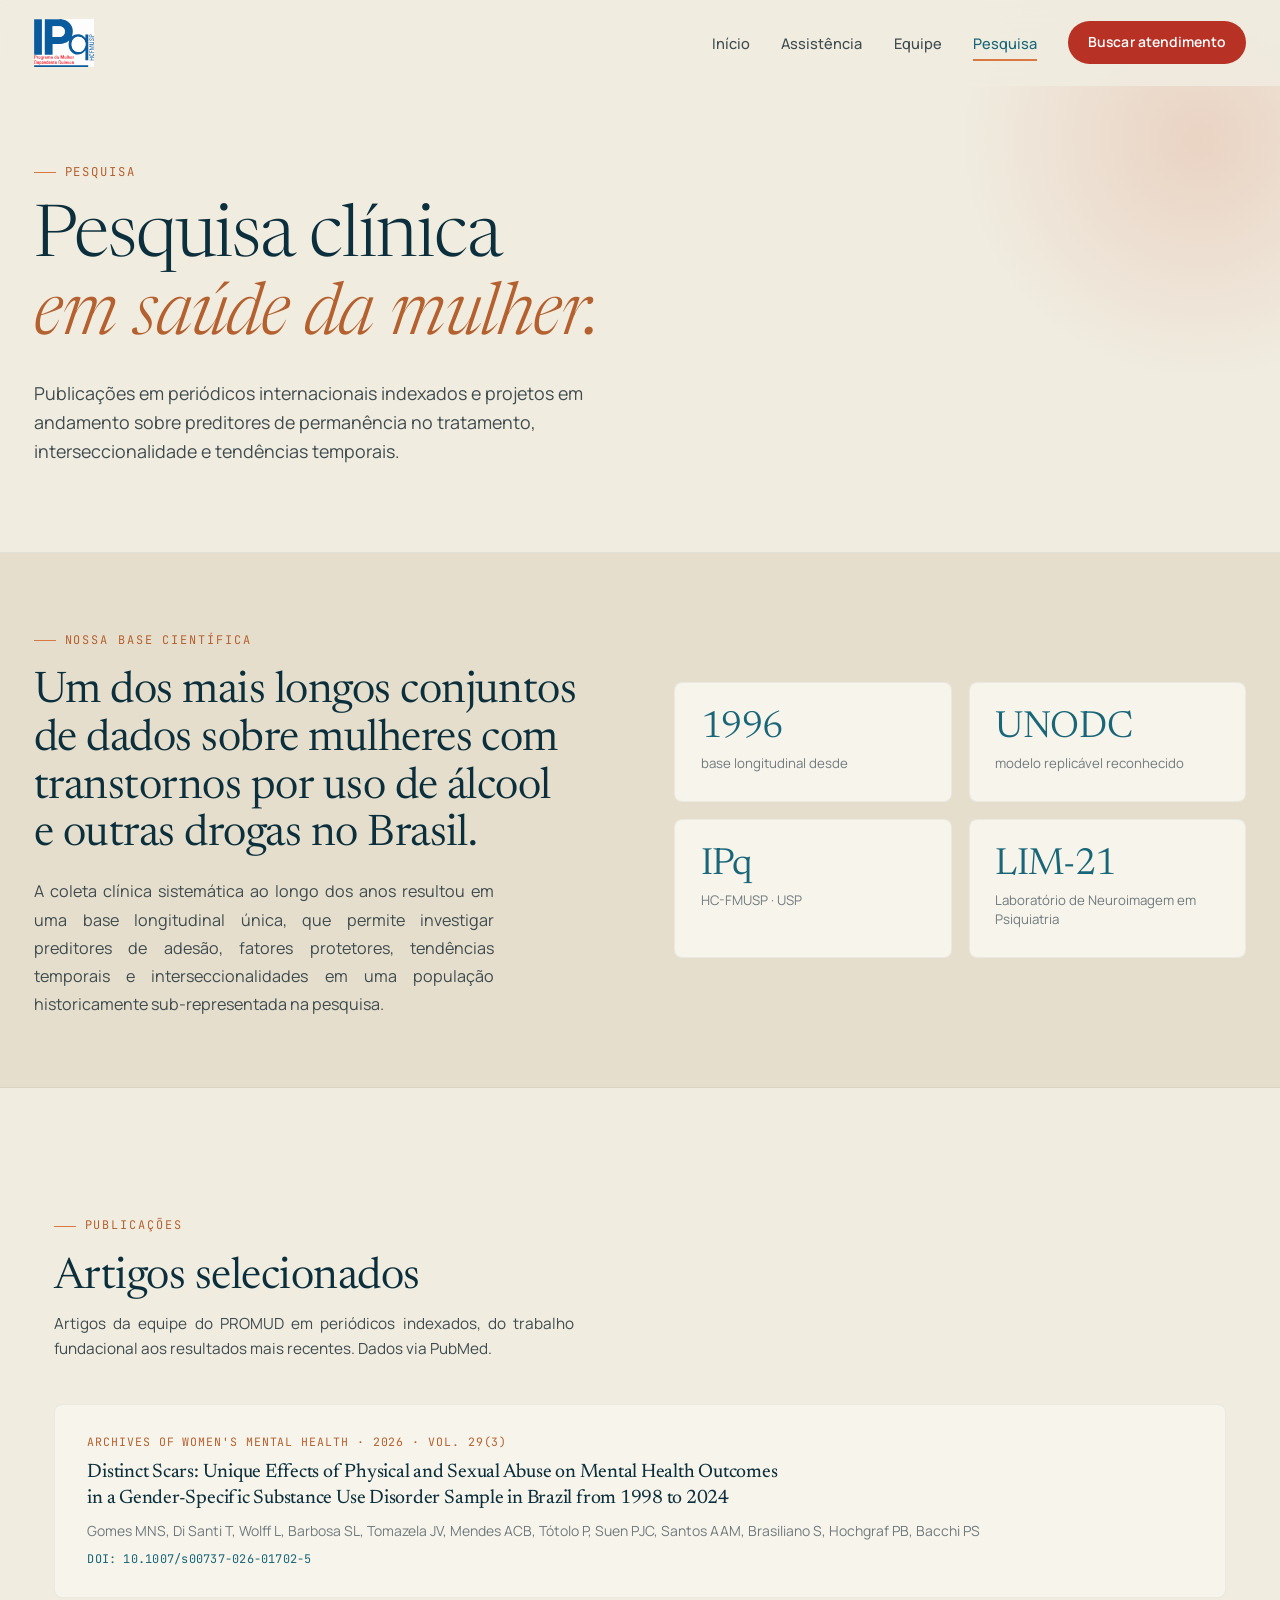
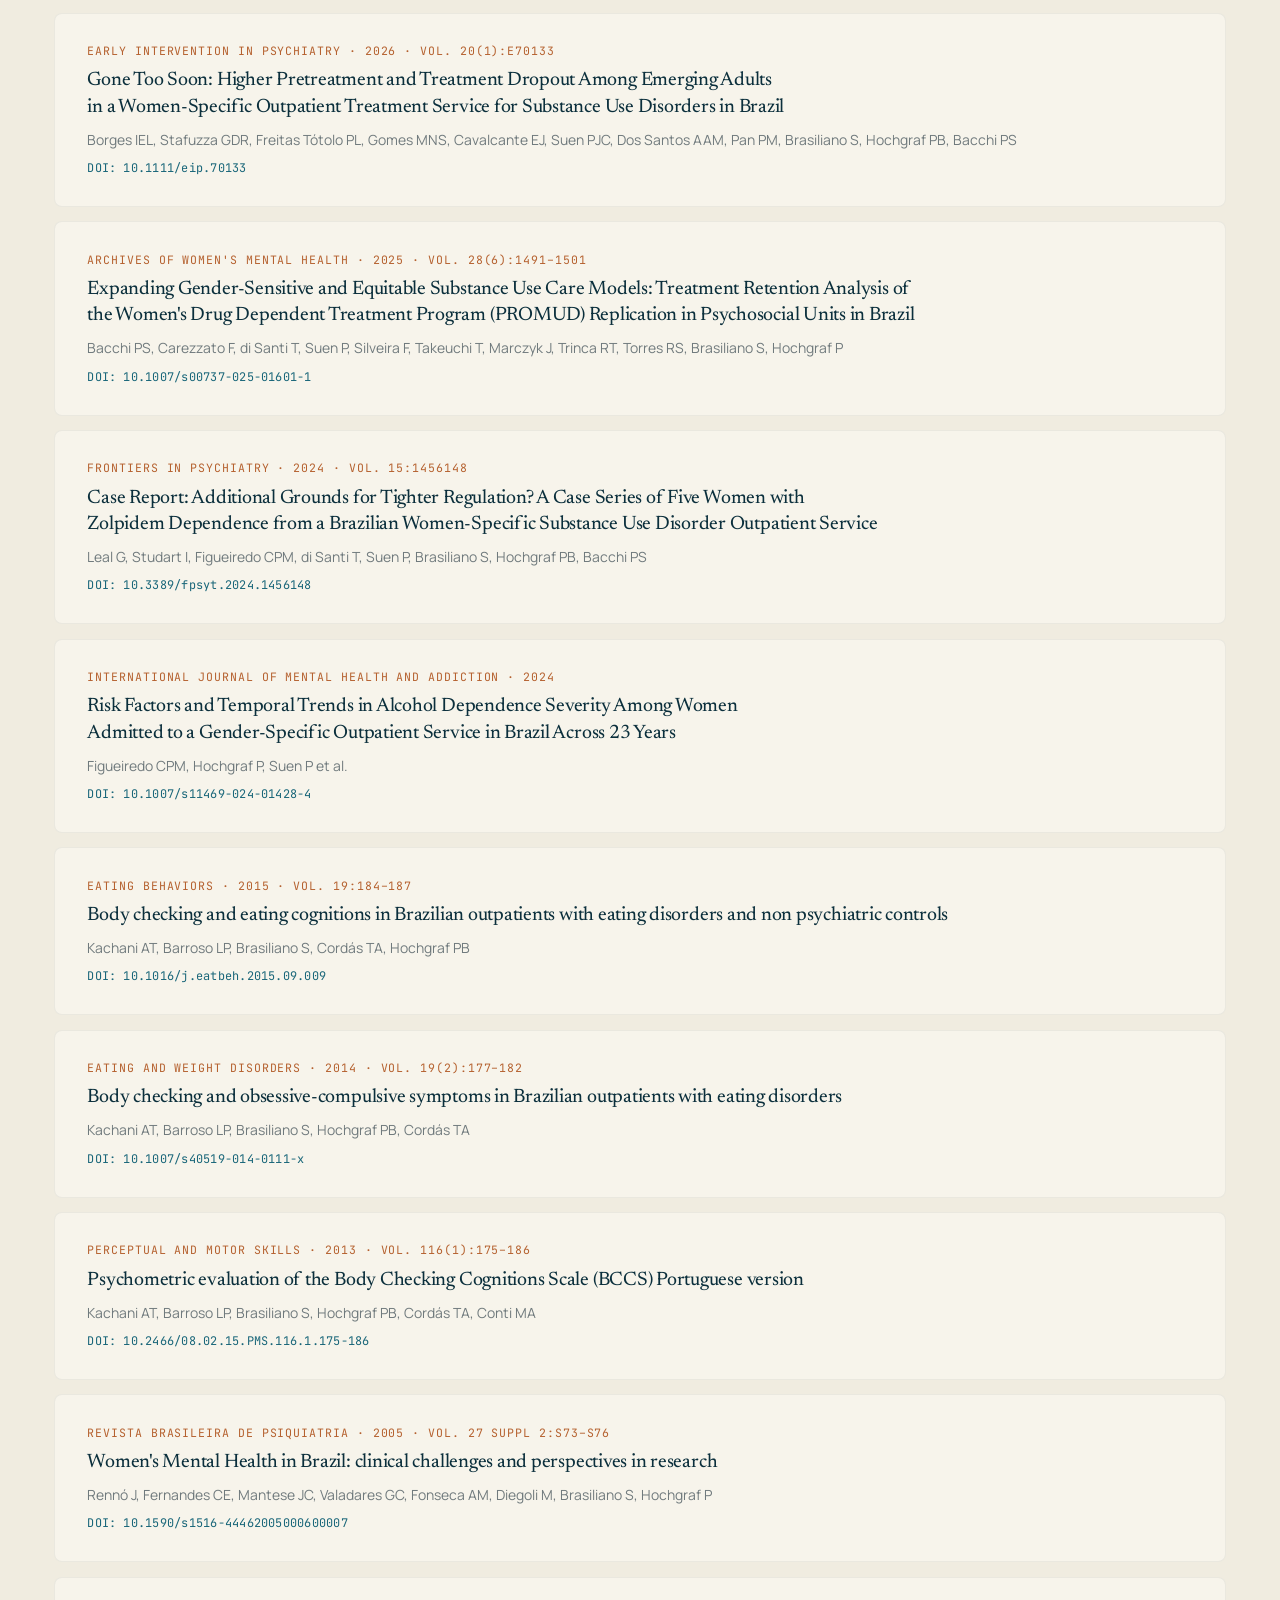
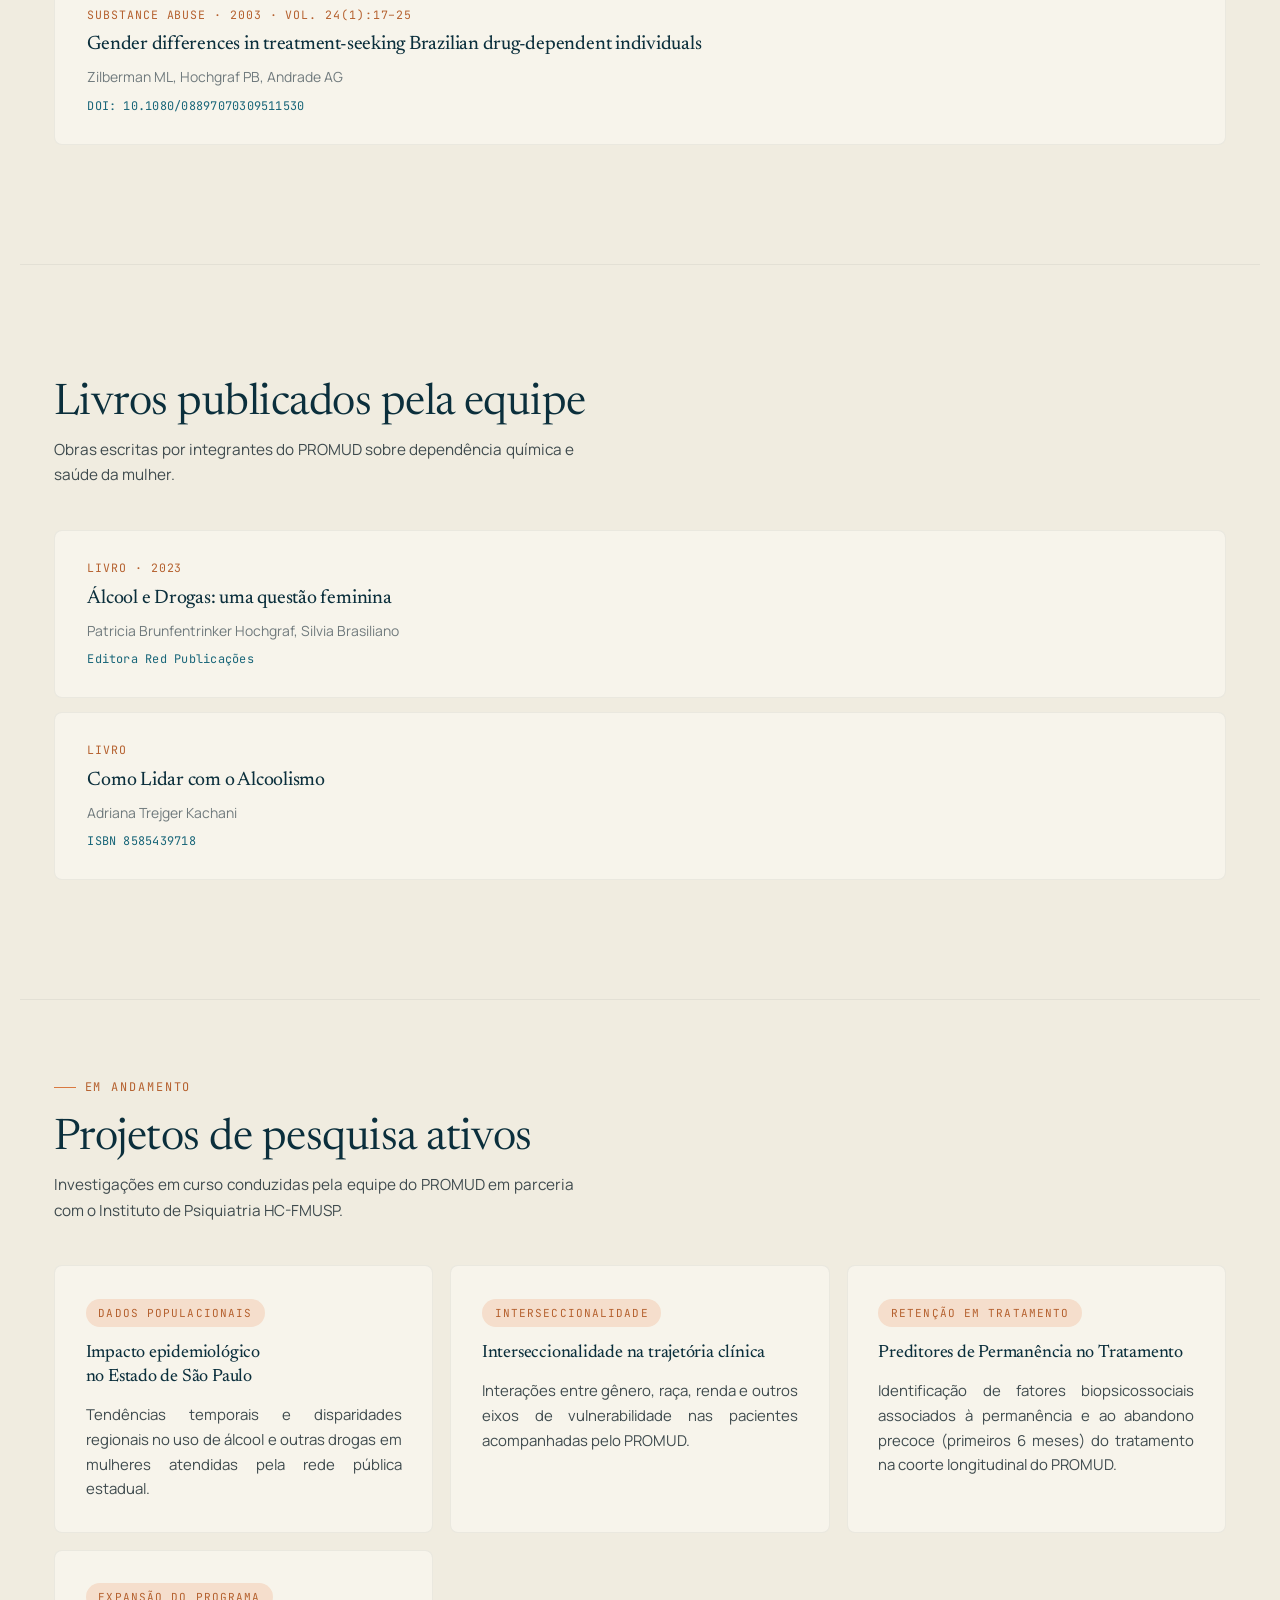
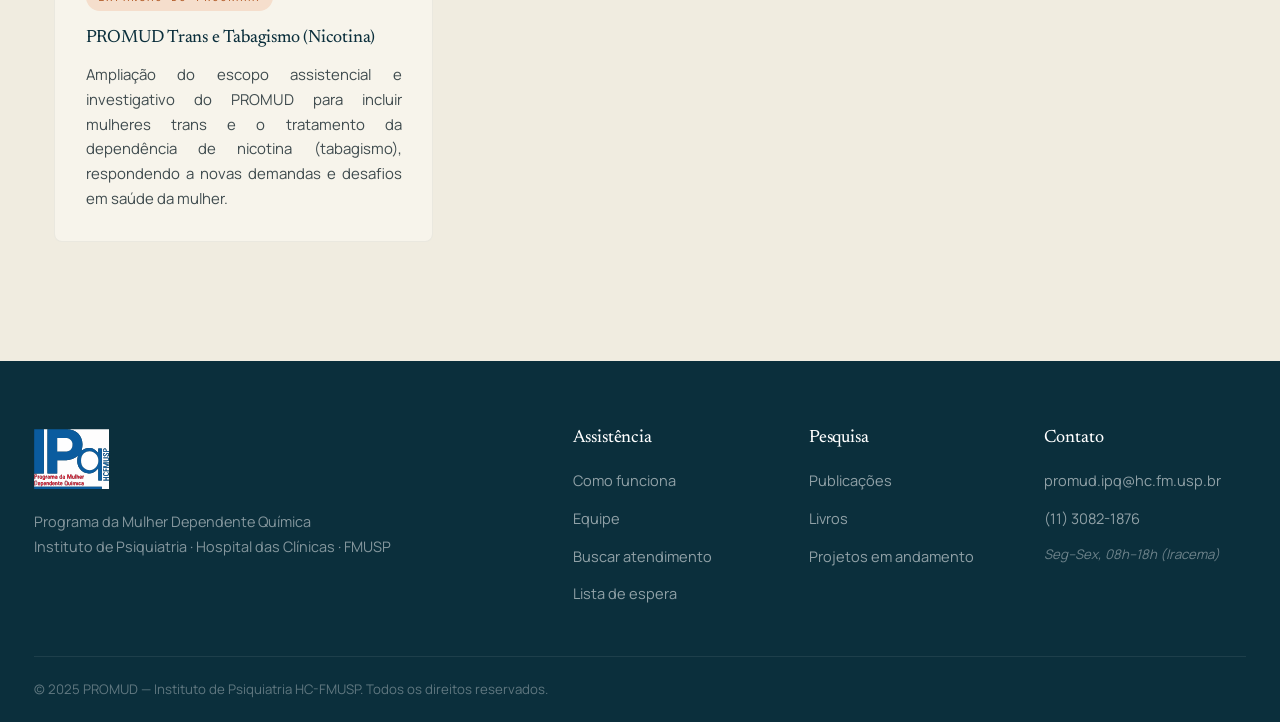
<file: pesquisa.html>
<!DOCTYPE html>
<html lang="pt-BR">
<head>
  <meta charset="UTF-8" />
  <meta name="viewport" content="width=device-width, initial-scale=1.0" />
  <title>Pesquisa — PROMUD · IPq HC-FMUSP</title>
  <meta name="description" content="Pesquisas e publicações científicas do PROMUD sobre transtornos por uso de álcool e outras drogas em mulheres. Instituto de Psiquiatria HC-FMUSP." />

  <!-- Open Graph / link preview (WhatsApp, Facebook, LinkedIn) -->
  <meta property="og:type" content="website" />
  <meta property="og:site_name" content="PROMUD — Programa da Mulher com Dependência Química" />
  <meta property="og:locale" content="pt_BR" />
  <meta property="og:title" content="Pesquisa — PROMUD · IPq HC-FMUSP" />
  <meta property="og:description" content="Pesquisas e publicações científicas do PROMUD sobre transtornos por uso de álcool e outras drogas em mulheres. Instituto de Psiquiatria HC-FMUSP." />
  <meta property="og:url" content="https://mulherdependentequimica.com.br/pesquisa.html" />
  <meta property="og:image" content="https://mulherdependentequimica.com.br/assets/logo.jpg" />
  <meta property="og:image:alt" content="PROMUD" />
  <meta name="twitter:card" content="summary_large_image" />

  <link rel="preconnect" href="https://fonts.googleapis.com" />
  <link rel="preconnect" href="https://fonts.gstatic.com" crossorigin />
  <link href="https://fonts.googleapis.com/css2?family=Newsreader:ital,opsz,wght@0,6..72,300;0,6..72,350;0,6..72,400;0,6..72,450;0,6..72,500;1,6..72,300;1,6..72,400&family=Manrope:wght@300;400;500;600;700&family=JetBrains+Mono:wght@400;500&display=swap" rel="stylesheet" />
  <link rel="stylesheet" href="style.css" />
</head>
<body>

  <header class="site-header" id="site-header">
    <div class="header-inner">
      <a href="index.html" class="logo-wrap">
        <img src="assets/logo.svg" alt="PROMUD — IPq HC-FMUSP" class="logo-img" />
      </a>
      <nav class="main-nav">
        <a href="index.html" class="nav-link">Início</a>
        <a href="assistencia.html" class="nav-link">Assistência</a>
        <a href="equipe.html" class="nav-link">Equipe</a>
        <a href="pesquisa.html" class="nav-link active">Pesquisa</a>
        <a href="assistencia.html#contato" class="nav-cta">Buscar atendimento</a>
      </nav>
      <button class="hamburger" id="hamburger" aria-label="Menu">
        <span></span><span></span><span></span>
      </button>
    </div>
    <div class="mobile-nav" id="mobile-nav">
      <a href="index.html">Início</a>
      <a href="assistencia.html">Assistência</a>
      <a href="equipe.html">Equipe</a>
      <a href="pesquisa.html">Pesquisa</a>
      <a href="assistencia.html#contato">Buscar atendimento</a>
    </div>
  </header>

  <!-- PAGE HERO -->
  <section class="page-hero">
    <div class="page-hero-inner">
      <span class="page-hero-badge fade-up">Pesquisa</span>
      <h1 class="fade-up delay-1">Pesquisa clínica<br/><em>em saúde da mulher.</em></h1>
      <p class="fade-up delay-2">Publicações em periódicos internacionais indexados e projetos em andamento sobre preditores de permanência no tratamento, interseccionalidade e tendências temporais.</p>
    </div>
  </section>

  <!-- RESEARCH INTRO / STATS -->
  <section class="research-intro">
    <div class="research-intro-inner">
      <div>
        <span class="section-label reveal">Nossa base científica</span>
        <h2 class="reveal" style="margin-bottom: 1rem;">Um dos mais longos conjuntos de dados sobre mulheres com transtornos por uso de álcool e outras drogas no Brasil.</h2>
        <p class="reveal" style="color: var(--ink-mid); font-size: 0.95rem; line-height: 1.75; max-width: 460px;">A coleta clínica sistemática ao longo dos anos resultou em uma base longitudinal única, que permite investigar preditores de adesão, fatores protetores, tendências temporais e interseccionalidades em uma população historicamente sub-representada na pesquisa.</p>
      </div>
      <div class="research-stat-grid">
        <div class="research-stat-card reveal">
          <span class="stat-n">1996</span>
          <span class="stat-l">base longitudinal desde</span>
        </div>
        <div class="research-stat-card reveal">
          <span class="stat-n">UNODC</span>
          <span class="stat-l">modelo replicável reconhecido</span>
        </div>
        <div class="research-stat-card reveal">
          <span class="stat-n">IPq</span>
          <span class="stat-l">HC-FMUSP · USP</span>
        </div>
        <div class="research-stat-card reveal">
          <span class="stat-n">LIM-21</span>
          <span class="stat-l">Laboratório de Neuroimagem em Psiquiatria</span>
        </div>
      </div>
    </div>
  </section>

  <!-- PUBLICAÇÕES -->
  <section class="content-section" id="publicacoes">
    <span class="section-label reveal">Publicações</span>
    <h2 class="reveal" style="margin-bottom: 0.5rem;">Artigos selecionados</h2>
    <p class="reveal" style="color: var(--ink-mid); max-width: 520px; margin-bottom: 0; font-size: 0.9rem;">Artigos da equipe do PROMUD em periódicos indexados, do trabalho fundacional aos resultados mais recentes. Dados via PubMed.</p>

    <div class="pubs-full">

      <a class="pub-full-card reveal" href="https://doi.org/10.1007/s00737-026-01702-5" target="_blank" rel="noopener">
        <span class="pub-journal">Archives of Women's Mental Health · 2026 · Vol. 29(3)</span>
        <h3>Distinct Scars: Unique Effects of Physical and Sexual Abuse on Mental Health Outcomes in a Gender-Specific Substance Use Disorder Sample in Brazil from 1998 to 2024</h3>
        <span class="pub-authors">Gomes MNS, Di Santi T, Wolff L, Barbosa SL, Tomazela JV, Mendes ACB, Tótolo P, Suen PJC, Santos AAM, Brasiliano S, Hochgraf PB, Bacchi PS</span>
        <span class="pub-doi">DOI: 10.1007/s00737-026-01702-5</span>
      </a>

      <a class="pub-full-card reveal" href="https://doi.org/10.1111/eip.70133" target="_blank" rel="noopener">
        <span class="pub-journal">Early Intervention in Psychiatry · 2026 · Vol. 20(1):e70133</span>
        <h3>Gone Too Soon: Higher Pretreatment and Treatment Dropout Among Emerging Adults in a Women-Specific Outpatient Treatment Service for Substance Use Disorders in Brazil</h3>
        <span class="pub-authors">Borges IEL, Stafuzza GDR, Freitas Tótolo PL, Gomes MNS, Cavalcante EJ, Suen PJC, Dos Santos AAM, Pan PM, Brasiliano S, Hochgraf PB, Bacchi PS</span>
        <span class="pub-doi">DOI: 10.1111/eip.70133</span>
      </a>

      <a class="pub-full-card reveal" href="https://doi.org/10.1007/s00737-025-01601-1" target="_blank" rel="noopener">
        <span class="pub-journal">Archives of Women's Mental Health · 2025 · Vol. 28(6):1491–1501</span>
        <h3>Expanding Gender-Sensitive and Equitable Substance Use Care Models: Treatment Retention Analysis of the Women's Drug Dependent Treatment Program (PROMUD) Replication in Psychosocial Units in Brazil</h3>
        <span class="pub-authors">Bacchi PS, Carezzato F, di Santi T, Suen P, Silveira F, Takeuchi T, Marczyk J, Trinca RT, Torres RS, Brasiliano S, Hochgraf P</span>
        <span class="pub-doi">DOI: 10.1007/s00737-025-01601-1</span>
      </a>

      <a class="pub-full-card reveal" href="https://doi.org/10.3389/fpsyt.2024.1456148" target="_blank" rel="noopener">
        <span class="pub-journal">Frontiers in Psychiatry · 2024 · Vol. 15:1456148</span>
        <h3>Case Report: Additional Grounds for Tighter Regulation? A Case Series of Five Women with Zolpidem Dependence from a Brazilian Women-Specific Substance Use Disorder Outpatient Service</h3>
        <span class="pub-authors">Leal G, Studart I, Figueiredo CPM, di Santi T, Suen P, Brasiliano S, Hochgraf PB, Bacchi PS</span>
        <span class="pub-doi">DOI: 10.3389/fpsyt.2024.1456148</span>
      </a>

      <a class="pub-full-card reveal" href="https://doi.org/10.1007/s11469-024-01428-4" target="_blank" rel="noopener">
        <span class="pub-journal">International Journal of Mental Health and Addiction · 2024</span>
        <h3>Risk Factors and Temporal Trends in Alcohol Dependence Severity Among Women Admitted to a Gender-Specific Outpatient Service in Brazil Across 23 Years</h3>
        <span class="pub-authors">Figueiredo CPM, Hochgraf P, Suen P et al.</span>
        <span class="pub-doi">DOI: 10.1007/s11469-024-01428-4</span>
      </a>

      <a class="pub-full-card reveal" href="https://doi.org/10.1016/j.eatbeh.2015.09.009" target="_blank" rel="noopener">
        <span class="pub-journal">Eating Behaviors · 2015 · Vol. 19:184–187</span>
        <h3>Body checking and eating cognitions in Brazilian outpatients with eating disorders and non psychiatric controls</h3>
        <span class="pub-authors">Kachani AT, Barroso LP, Brasiliano S, Cordás TA, Hochgraf PB</span>
        <span class="pub-doi">DOI: 10.1016/j.eatbeh.2015.09.009</span>
      </a>

      <a class="pub-full-card reveal" href="https://doi.org/10.1007/s40519-014-0111-x" target="_blank" rel="noopener">
        <span class="pub-journal">Eating and Weight Disorders · 2014 · Vol. 19(2):177–182</span>
        <h3>Body checking and obsessive-compulsive symptoms in Brazilian outpatients with eating disorders</h3>
        <span class="pub-authors">Kachani AT, Barroso LP, Brasiliano S, Hochgraf PB, Cordás TA</span>
        <span class="pub-doi">DOI: 10.1007/s40519-014-0111-x</span>
      </a>

      <a class="pub-full-card reveal" href="https://doi.org/10.2466/08.02.15.PMS.116.1.175-186" target="_blank" rel="noopener">
        <span class="pub-journal">Perceptual and Motor Skills · 2013 · Vol. 116(1):175–186</span>
        <h3>Psychometric evaluation of the Body Checking Cognitions Scale (BCCS) Portuguese version</h3>
        <span class="pub-authors">Kachani AT, Barroso LP, Brasiliano S, Hochgraf PB, Cordás TA, Conti MA</span>
        <span class="pub-doi">DOI: 10.2466/08.02.15.PMS.116.1.175-186</span>
      </a>

      <a class="pub-full-card reveal" href="https://doi.org/10.1590/s1516-44462005000600007" target="_blank" rel="noopener">
        <span class="pub-journal">Revista Brasileira de Psiquiatria · 2005 · Vol. 27 Suppl 2:S73–S76</span>
        <h3>Women's Mental Health in Brazil: clinical challenges and perspectives in research</h3>
        <span class="pub-authors">Rennó J, Fernandes CE, Mantese JC, Valadares GC, Fonseca AM, Diegoli M, Brasiliano S, Hochgraf P</span>
        <span class="pub-doi">DOI: 10.1590/s1516-44462005000600007</span>
      </a>

      <a class="pub-full-card reveal" href="https://doi.org/10.1080/08897070309511530" target="_blank" rel="noopener">
        <span class="pub-journal">Substance Abuse · 2003 · Vol. 24(1):17–25</span>
        <h3>Gender differences in treatment-seeking Brazilian drug-dependent individuals</h3>
        <span class="pub-authors">Zilberman ML, Hochgraf PB, Andrade AG</span>
        <span class="pub-doi">DOI: 10.1080/08897070309511530</span>
      </a>

    </div>
  </section>

  <div class="section-divider"></div>

  <!-- LIVROS -->
  <section class="content-section" id="livros" style="padding-top: 4rem;">
    <span class="section-label reveal">Livros</span>
    <h2 class="reveal" style="margin-bottom: 0.5rem;">Livros publicados pela equipe</h2>
    <p class="reveal" style="color: var(--ink-mid); max-width: 520px; margin-bottom: 0; font-size: 0.9rem;">Obras escritas por integrantes do PROMUD sobre dependência química e saúde da mulher.</p>

    <div class="pubs-full">
      <a class="pub-full-card reveal" href="https://www.livroseafins.com.br/psicologia-psiquiatria/alcool-e-drogas-uma-questao-feminina-patricia-hochgraf-amp-silvia-brasiliano-promud-hc-fmusp" target="_blank" rel="noopener">
        <span class="pub-journal">Livro · 2023</span>
        <h3>Álcool e Drogas: uma questão feminina</h3>
        <span class="pub-authors">Patricia Brunfentrinker Hochgraf, Silvia Brasiliano</span>
        <span class="pub-doi">Editora Red Publicações</span>
      </a>

      <a class="pub-full-card reveal" href="https://www.amazon.com.br/Como-Lidar-Alcoolismo-Adriana-Kachani/dp/8585439718" target="_blank" rel="noopener">
        <span class="pub-journal">Livro</span>
        <h3>Como Lidar com o Alcoolismo</h3>
        <span class="pub-authors">Adriana Trejger Kachani</span>
        <span class="pub-doi">ISBN 8585439718</span>
      </a>
    </div>
  </section>

  <div class="section-divider"></div>

  <!-- PROJETOS EM ANDAMENTO -->
  <section class="content-section" id="projetos" style="padding-top: 4rem; padding-bottom: var(--space-xl);">
    <span class="section-label reveal">Em andamento</span>
    <h2 class="reveal" style="margin-bottom: 0.5rem;">Projetos de pesquisa ativos</h2>
    <p class="reveal" style="color: var(--ink-mid); max-width: 520px; margin-bottom: 0; font-size: 0.9rem;">Investigações em curso conduzidas pela equipe do PROMUD em parceria com o Instituto de Psiquiatria HC-FMUSP.</p>
    <div class="projects-grid">

      <div class="project-card reveal">
        <span class="project-tag">Dados populacionais</span>
        <h3>Impacto epidemiológico no Estado de São Paulo</h3>
        <p>Tendências temporais e disparidades regionais no uso de álcool e outras drogas em mulheres atendidas pela rede pública estadual.</p>
      </div>

      <div class="project-card reveal">
        <span class="project-tag">Interseccionalidade</span>
        <h3>Interseccionalidade na trajetória clínica</h3>
        <p>Interações entre gênero, raça, renda e outros eixos de vulnerabilidade nas pacientes acompanhadas pelo PROMUD.</p>
      </div>

      <div class="project-card reveal">
        <span class="project-tag">Retenção em tratamento</span>
        <h3>Preditores de Permanência no Tratamento</h3>
        <p>Identificação de fatores biopsicossociais associados à permanência e ao abandono precoce (primeiros 6 meses) do tratamento na coorte longitudinal do PROMUD.</p>
      </div>

      <div class="project-card reveal">
        <span class="project-tag">Expansão do programa</span>
        <h3>PROMUD Trans e Tabagismo (Nicotina)</h3>
        <p>Ampliação do escopo assistencial e investigativo do PROMUD para incluir mulheres trans e o tratamento da dependência de nicotina (tabagismo), respondendo a novas demandas e desafios em saúde da mulher.</p>
      </div>

    </div>
  </section>

  <!-- FOOTER -->
  <footer class="site-footer">
    <div class="footer-inner">
        <div class="footer-brand">
        <a href="index.html" class="logo-wrap">
          <img src="assets/logo.svg" alt="PROMUD — IPq HC-FMUSP" class="logo-img logo-img-footer" />
        </a>
        <p class="footer-tagline">Programa da Mulher Dependente Química<br/>Instituto de Psiquiatria · Hospital das Clínicas · FMUSP</p>
      </div>
      <div class="footer-links">
        <div class="footer-col">
          <h4>Assistência</h4>
          <a href="assistencia.html">Como funciona</a>
          <a href="equipe.html">Equipe</a>
          <a href="assistencia.html#contato">Buscar atendimento</a>
          <a href="lista-espera.html">Lista de espera</a>
        </div>
        <div class="footer-col">
          <h4>Pesquisa</h4>
          <a href="#publicacoes">Publicações</a>
          <a href="#livros">Livros</a>
          <a href="#projetos">Projetos em andamento</a>
        </div>
        <div class="footer-col">
          <h4>Contato</h4>
          <a href="mailto:promud.ipq@hc.fm.usp.br">promud.ipq@hc.fm.usp.br</a>
          <a href="tel:+551130821876">(11) 3082-1876</a>
          <span class="footer-hours">Seg–Sex, 08h–18h (Iracema)</span>
        </div>
      </div>
    </div>
    <div class="footer-bottom">
      <span>© 2025 PROMUD — Instituto de Psiquiatria HC-FMUSP. Todos os direitos reservados.</span>
    </div>
  </footer>

  <script src="main.js"></script>
</body>
</html>
</file>
<file: style.css>
/* ============================================
   PROMUD — Sistema de Design (Cream + Teal + Terracotta)
   Tom: humanista, sério, caloroso, científico mas não frio
   Type: Newsreader (display) + Manrope (body) + JetBrains Mono (rótulos)
   ============================================ */

:root {
  /* Paleta principal */
  --paper:        #F0ECE0;
  --paper-deep:   #E5DECC;
  --paper-light:  #F7F4EB;

  --teal:         #196679;
  --teal-deep:    #11485A;
  --teal-darker:  #0B2F3C;
  --teal-soft:    rgba(25, 102, 121, 0.08);
  --teal-line:    rgba(25, 102, 121, 0.18);

  --terracotta:   #D97941;
  --terracotta-deep:#B5612F;
  --peach:        #D99379;
  --peach-soft:   #EFC9B5;
  --peach-pale:   #F5DECC;

  --red:          #B83125;
  --red-deep:     #8E2218;

  /* Neutros derivados */
  --ink:          #1A2225;
  --ink-mid:      #3F4B4E;
  --ink-soft:     #707A7D;
  --rule:         rgba(26, 34, 37, 0.12);
  --rule-soft:    rgba(26, 34, 37, 0.06);

  /* Tipografia */
  --font-display: 'Newsreader', Georgia, 'Times New Roman', serif;
  --font-body:    'Manrope', system-ui, -apple-system, sans-serif;
  --font-mono:    'JetBrains Mono', ui-monospace, 'SF Mono', monospace;

  /* Espaçamento */
  --space-xs: 0.5rem;
  --space-sm: 1rem;
  --space-md: 2rem;
  --space-lg: 4rem;
  --space-xl: 7rem;

  /* Misc */
  --radius:    3px;
  --radius-md: 8px;
  --radius-lg: 16px;
  --transition: 0.32s cubic-bezier(0.4, 0, 0.2, 1);
  --shadow:    0 4px 24px rgba(11, 47, 60, 0.07);
  --shadow-lg: 0 18px 56px rgba(11, 47, 60, 0.13);
}

/* ---- RESET & BASE ---- */
*, *::before, *::after { box-sizing: border-box; margin: 0; padding: 0; }
html {
  scroll-behavior: smooth;
  font-size: 17px;
}
body {
  font-family: var(--font-body);
  font-size: 1rem;
  line-height: 1.65;
  color: var(--ink);
  background: var(--paper);
  overflow-x: hidden;
  font-feature-settings: "ss01", "cv11";
  -webkit-font-smoothing: antialiased;
}
img { max-width: 100%; display: block; }
a { color: inherit; text-decoration: none; }
ul { list-style: none; }

/* Justificação dos parágrafos de conteúdo longo (pt-BR) */
.hero-desc,
.pillar-desc,
.about-text p,
.history-lede,
.history-context-body,
.history-body p,
.cta-desc,
.pubs-header h2 + p,
.how-card p,
.info-card p,
.project-card p,
.contact-block p,
.team-card-bio,
.research-intro p,
.pillars-head-aside,
.content-section > p {
  text-align: justify;
  hyphens: auto;
  -webkit-hyphens: auto;
  text-justify: inter-word;
}

/* ---- TIPOGRAFIA ---- */
h1, h2, h3, h4 {
  font-family: var(--font-display);
  font-weight: 400;
  line-height: 1.1;
  letter-spacing: -0.012em;
  color: var(--teal-darker);
  text-wrap: balance;
}
h1 { font-size: clamp(2.6rem, 5.6vw, 4.6rem); font-weight: 350; }
h2 { font-size: clamp(1.9rem, 3.4vw, 2.8rem); font-weight: 380; }
h3 { font-size: clamp(1.2rem, 1.8vw, 1.5rem); }

em {
  font-style: italic;
  color: var(--terracotta-deep);
  font-weight: 400;
}

.section-label {
  display: inline-flex;
  align-items: center;
  gap: 0.5rem;
  font-family: var(--font-mono);
  font-size: 0.7rem;
  letter-spacing: 0.16em;
  text-transform: uppercase;
  color: var(--terracotta-deep);
  margin-bottom: 1.1rem;
}
.section-label::before {
  content: '';
  width: 22px;
  height: 1px;
  background: var(--terracotta);
}

/* ---- BUTTONS ---- */
.btn {
  display: inline-flex;
  align-items: center;
  gap: 0.6rem;
  padding: 0.85rem 1.6rem;
  border-radius: 999px;
  font-family: var(--font-body);
  font-size: 0.88rem;
  font-weight: 500;
  letter-spacing: 0.01em;
  transition: var(--transition);
  cursor: pointer;
  border: none;
  text-decoration: none;
  line-height: 1;
}
.btn-primary {
  background: var(--teal);
  color: var(--paper-light);
}
.btn-primary:hover {
  background: var(--teal-deep);
  transform: translateY(-1px);
  box-shadow: var(--shadow);
}
.btn-red {
  background: var(--red);
  color: #fff;
}
.btn-red:hover {
  background: var(--red-deep);
  transform: translateY(-1px);
  box-shadow: 0 6px 24px rgba(184, 49, 37, 0.28);
}
.btn-ghost {
  background: transparent;
  color: var(--teal);
  border: 1px solid var(--teal-line);
}
.btn-ghost:hover {
  background: var(--teal-soft);
  border-color: var(--teal);
}
.btn-ghost-light {
  background: transparent;
  color: #fff;
  border: 1px solid rgba(255,255,255,0.4);
}
.btn-ghost-light:hover {
  background: rgba(255,255,255,0.12);
  border-color: rgba(255,255,255,0.7);
}
.btn-outline {
  background: transparent;
  color: var(--teal);
  border: 1px solid var(--teal);
}
.btn-outline:hover {
  background: var(--teal);
  color: var(--paper-light);
}
.btn-arrow::after {
  content: '→';
  font-family: var(--font-body);
  transition: transform 0.2s;
}
.btn-arrow:hover::after { transform: translateX(3px); }

/* ---- ANIMATIONS ---- */
.fade-up {
  opacity: 0;
  transform: translateY(20px);
  animation: fadeUp 0.85s cubic-bezier(0.2, 0.7, 0.2, 1) forwards;
}
.delay-1 { animation-delay: 0.12s; }
.delay-2 { animation-delay: 0.24s; }
.delay-3 { animation-delay: 0.36s; }
.delay-4 { animation-delay: 0.48s; }

@keyframes fadeUp {
  to { opacity: 1; transform: translateY(0); }
}

.reveal {
  opacity: 0;
  transform: translateY(24px);
  transition: opacity 0.75s ease, transform 0.75s ease;
}
.reveal.visible {
  opacity: 1;
  transform: translateY(0);
}

/* ============================================
   HEADER
   ============================================ */
.site-header {
  position: fixed;
  top: 0; left: 0; right: 0;
  z-index: 100;
  background: rgba(240, 236, 224, 0.88);
  backdrop-filter: blur(16px) saturate(1.05);
  -webkit-backdrop-filter: blur(16px) saturate(1.05);
  border-bottom: 1px solid transparent;
  transition: background 0.4s ease, border-color 0.4s ease;
}
.site-header.scrolled {
  background: rgba(240, 236, 224, 0.96);
  border-bottom-color: var(--rule-soft);
}
.header-inner {
  max-width: 1280px;
  margin: 0 auto;
  padding: 1.1rem 2rem;
  display: flex;
  align-items: center;
  justify-content: space-between;
}
.logo-img {
  height: 48px;
  width: auto;
  display: block;
  transition: opacity 0.2s;
}
.logo-img:hover { opacity: 0.8; }
.logo-img-footer { height: 60px; }

.main-nav {
  display: flex;
  align-items: center;
  gap: 1.85rem;
}
.nav-link {
  font-size: 0.86rem;
  color: var(--ink-mid);
  font-weight: 500;
  position: relative;
  transition: color 0.2s;
  padding: 0.25rem 0;
}
.nav-link::after {
  content: '';
  position: absolute;
  left: 0; bottom: -2px;
  width: 0; height: 1.5px;
  background: var(--terracotta);
  transition: width 0.3s ease;
}
.nav-link:hover { color: var(--teal); }
.nav-link:hover::after { width: 100%; }
.nav-link.active { color: var(--teal); }
.nav-link.active::after { width: 100%; }
.nav-cta {
  font-size: 0.82rem;
  font-weight: 600;
  padding: 0.6rem 1.15rem;
  background: var(--red);
  color: #fff;
  border-radius: 999px;
  transition: var(--transition);
  letter-spacing: 0.01em;
}
.nav-cta:hover {
  background: var(--red-deep);
  transform: translateY(-1px);
  box-shadow: 0 6px 20px rgba(184, 49, 37, 0.25);
}
.hamburger {
  display: none;
  flex-direction: column;
  gap: 5px;
  background: none;
  border: none;
  cursor: pointer;
  padding: 4px;
}
.hamburger span {
  display: block;
  width: 24px; height: 2px;
  background: var(--teal);
  transition: var(--transition);
}
.mobile-nav {
  display: none;
  flex-direction: column;
  background: rgba(240, 236, 224, 0.98);
  backdrop-filter: blur(16px);
  padding: 1.5rem 2rem;
  gap: 1.25rem;
  border-top: 1px solid var(--rule-soft);
}
.mobile-nav a {
  font-size: 1rem;
  color: var(--ink-mid);
  font-weight: 500;
}
.mobile-nav.open { display: flex; }

/* ============================================
   HERO — fundo claro, tipografia grande, marca sutil
   ============================================ */
.hero {
  position: relative;
  padding: 9rem 2rem 5rem;
  overflow: hidden;
  background: var(--paper);
}
.hero-bg {
  position: absolute;
  inset: 0;
  z-index: 0;
  pointer-events: none;
}
.hero-bg::before {
  /* arco solar peach no canto */
  content: '';
  position: absolute;
  right: -180px;
  top: -120px;
  width: 620px;
  height: 620px;
  border-radius: 50%;
  background: radial-gradient(circle at center, rgba(217, 147, 121, 0.32), rgba(217, 147, 121, 0) 70%);
  filter: blur(8px);
}
.hero-bg::after {
  content: '';
  position: absolute;
  left: -10%;
  bottom: -40%;
  width: 700px;
  height: 700px;
  border-radius: 50%;
  background: radial-gradient(circle at center, rgba(25, 102, 121, 0.10), rgba(25, 102, 121, 0) 65%);
}
.hero-grain {
  position: absolute;
  inset: 0;
  background-image: url("data:image/svg+xml,%3Csvg viewBox='0 0 200 200' xmlns='http://www.w3.org/2000/svg'%3E%3Cfilter id='n'%3E%3CfeTurbulence type='fractalNoise' baseFrequency='0.85' numOctaves='3' stitchTiles='stitch'/%3E%3C/filter%3E%3Crect width='100%25' height='100%25' filter='url(%23n)' opacity='0.045'/%3E%3C/svg%3E");
  background-size: 220px 220px;
  mix-blend-mode: multiply;
  opacity: 0.7;
}
.hero-content {
  position: relative;
  z-index: 1;
  max-width: 1240px;
  margin: 0 auto;
  width: 100%;
}
.hero-badge {
  display: inline-flex;
  align-items: center;
  gap: 0.55rem;
  font-family: var(--font-mono);
  font-size: 0.7rem;
  letter-spacing: 0.14em;
  text-transform: uppercase;
  color: var(--teal);
  background: rgba(25, 102, 121, 0.06);
  border: 1px solid var(--teal-line);
  border-radius: 999px;
  padding: 0.4rem 0.95rem;
  margin-bottom: 2rem;
}
.hero-badge::before {
  content: '';
  width: 6px; height: 6px;
  border-radius: 50%;
  background: var(--terracotta);
}
.hero-title {
  font-family: var(--font-display);
  font-weight: 320;
  font-size: clamp(2.6rem, 6.5vw, 5.4rem);
  color: var(--teal-darker);
  line-height: 1.02;
  max-width: 980px;
  letter-spacing: -0.018em;
  margin-bottom: 1.75rem;
}
.hero-title em {
  font-style: italic;
  color: var(--terracotta-deep);
  font-weight: 320;
}
.hero-desc {
  color: var(--ink-mid);
  max-width: 560px;
  font-size: 1.08rem;
  line-height: 1.65;
  margin-bottom: 2.25rem;
}
.hero-actions {
  display: flex;
  flex-wrap: wrap;
  gap: 0.85rem;
}

/* Faixa institucional — substitui as "stats" vazias */
.institutional-strip {
  position: relative;
  z-index: 1;
  max-width: 1240px;
  margin: 5.5rem auto 0;
  padding: 1.75rem 0 0;
  border-top: 1px solid var(--rule);
  display: grid;
  grid-template-columns: repeat(4, 1fr);
  gap: 2rem;
  align-items: start;
}
.inst-item {
  display: flex;
  flex-direction: column;
  gap: 0.4rem;
}
.inst-item-key {
  font-family: var(--font-display);
  font-size: 2rem;
  font-weight: 380;
  color: var(--teal);
  line-height: 1;
  letter-spacing: -0.01em;
}
.inst-item-val {
  font-size: 0.78rem;
  color: var(--ink-soft);
  line-height: 1.5;
  font-weight: 500;
}

/* ============================================
   PILARES — agora 3 (Assistência, Ensino, Pesquisa)
   ============================================ */
.pillars-section {
  padding: var(--space-xl) 2rem 4rem;
  background: var(--paper);
  position: relative;
}
.pillars-head {
  max-width: 1240px;
  margin: 0 auto 3rem;
  display: grid;
  grid-template-columns: 1fr 1fr;
  gap: 3rem;
  align-items: end;
}
.pillars-head h2 {
  max-width: 540px;
  font-size: clamp(2rem, 3.5vw, 3rem);
}
.pillars-head-aside {
  color: var(--ink-mid);
  font-size: 0.98rem;
  line-height: 1.7;
  max-width: 420px;
}
.pillars {
  max-width: 1240px;
  margin: 0 auto;
  display: grid;
  grid-template-columns: repeat(3, 1fr);
  gap: 1.25rem;
}
.pillar {
  position: relative;
  padding: 2.5rem 2rem 2rem;
  background: var(--paper-light);
  border: 1px solid var(--rule-soft);
  border-radius: var(--radius-lg);
  display: flex;
  flex-direction: column;
  cursor: pointer;
  transition: var(--transition);
  overflow: hidden;
  min-height: 420px;
}
.pillar::before {
  content: '';
  position: absolute;
  left: 0; right: 0; top: 0;
  height: 4px;
  background: var(--teal);
  transform: scaleX(0.3);
  transform-origin: left;
  transition: transform 0.35s ease;
}
.pillar-assistencia::before { background: var(--teal); }
.pillar-ensino::before { background: var(--peach); }
.pillar-pesquisa::before { background: var(--terracotta); }
.pillar:hover::before { transform: scaleX(1); }
.pillar:hover {
  transform: translateY(-3px);
  box-shadow: var(--shadow);
  border-color: var(--rule);
}
.pillar-num {
  font-family: var(--font-mono);
  font-size: 0.7rem;
  letter-spacing: 0.14em;
  color: var(--ink-soft);
  margin-bottom: 1.5rem;
}
.pillar-title {
  font-size: clamp(1.6rem, 2.3vw, 2.2rem);
  margin-bottom: 0.75rem;
  font-weight: 380;
}
.pillar-assistencia .pillar-title { color: var(--teal-darker); }
.pillar-ensino .pillar-title { color: var(--teal-darker); }
.pillar-pesquisa .pillar-title { color: var(--teal-darker); }
.pillar-desc {
  color: var(--ink-mid);
  font-size: 0.92rem;
  line-height: 1.65;
  margin-bottom: 1.5rem;
}
.pillar-list {
  display: flex;
  flex-direction: column;
  gap: 0.4rem;
  margin-bottom: auto;
  padding-bottom: 1.75rem;
}
.pillar-list li {
  font-size: 0.85rem;
  color: var(--ink-mid);
  display: flex;
  align-items: baseline;
  gap: 0.65rem;
  line-height: 1.5;
}
.pillar-list li::before {
  content: '';
  display: inline-block;
  width: 4px; height: 4px;
  border-radius: 50%;
  background: var(--terracotta);
  flex-shrink: 0;
  transform: translateY(-2px);
}
.pillar-ensino .pillar-list li::before { background: var(--peach); }
.pillar-pesquisa .pillar-list li::before { background: var(--terracotta); }
.pillar-link {
  display: inline-flex;
  align-items: center;
  gap: 0.5rem;
  font-size: 0.84rem;
  font-weight: 600;
  color: var(--teal);
  padding-bottom: 4px;
  border-bottom: 1px solid var(--teal-line);
  align-self: flex-start;
  transition: gap 0.22s;
}
.pillar-link svg { transition: transform 0.22s; }
.pillar:hover .pillar-link { gap: 0.75rem; border-bottom-color: var(--teal); }
.pillar:hover .pillar-link svg { transform: translateX(3px); }

/* ============================================
   ABOUT STRIP — claro, com cards de marcos
   ============================================ */
.about-strip {
  background: var(--paper-deep);
  padding: var(--space-xl) 2rem;
  position: relative;
}
.about-strip-inner {
  max-width: 1240px;
  margin: 0 auto;
  display: grid;
  grid-template-columns: 1fr 1fr;
  gap: 5rem;
  align-items: center;
}
.about-strip .section-label { color: var(--teal); }
.about-strip .section-label::before { background: var(--teal); }
.about-title {
  color: var(--teal-darker);
  margin-bottom: 1.5rem;
  max-width: 480px;
}
.about-text p {
  color: var(--ink-mid);
  font-size: 0.98rem;
  line-height: 1.75;
  margin-bottom: 1rem;
}
.about-text p strong { color: var(--ink); font-weight: 600; }
.about-text .btn-outline { margin-top: 1rem; }

.about-visual {
  display: flex;
  flex-direction: column;
  gap: 0.85rem;
}
.about-card {
  display: flex;
  align-items: center;
  gap: 1.5rem;
  padding: 1.25rem 1.5rem;
  background: var(--paper-light);
  border: 1px solid var(--rule-soft);
  border-radius: var(--radius-md);
  transition: var(--transition);
}
.about-card:hover {
  background: #fff;
  border-color: var(--teal-line);
  transform: translateX(3px);
}
.about-card.highlight {
  background: var(--teal);
  border-color: var(--teal);
}
.about-card.highlight .about-card-year,
.about-card.highlight .about-card-line {
  color: #fff;
}
.about-card.highlight .about-card-line { color: rgba(255,255,255,0.78); }
.about-card-year {
  font-family: var(--font-display);
  font-size: 2.1rem;
  font-weight: 380;
  color: var(--teal);
  min-width: 96px;
  line-height: 1;
  letter-spacing: -0.01em;
}
.about-card-line {
  font-size: 0.88rem;
  color: var(--ink-mid);
  line-height: 1.45;
}

/* ============================================
   HISTORY — pull-quote para contexto + timeline limpa
   ============================================ */
.history {
  position: relative;
  padding: var(--space-xl) 2rem 5rem;
  background: var(--paper);
}
.history-inner {
  max-width: 1100px;
  margin: 0 auto;
}
.history-head {
  max-width: 740px;
  margin-bottom: 4rem;
}
.history-title {
  color: var(--teal-darker);
  margin: 0.75rem 0 1.5rem;
}
.history-lede {
  color: var(--ink-mid);
  max-width: 620px;
  font-family: var(--font-display);
  font-style: italic;
  font-size: 1.3rem;
  font-weight: 320;
  line-height: 1.55;
}

/* Pull-quote para contexto histórico — substitui os cards densos */
.history-context {
  margin-bottom: 4.5rem;
  padding: 2.5rem 2.75rem;
  background: var(--paper-deep);
  border-radius: var(--radius-lg);
  border-left: 3px solid var(--peach);
  position: relative;
}
.history-context-label {
  font-family: var(--font-mono);
  font-size: 0.7rem;
  letter-spacing: 0.16em;
  text-transform: uppercase;
  color: var(--terracotta-deep);
  margin-bottom: 1.1rem;
  display: block;
}
.history-context-body {
  font-family: var(--font-display);
  font-size: 1.25rem;
  line-height: 1.5;
  color: var(--ink-mid);
  font-weight: 360;
  letter-spacing: -0.005em;
  max-width: 760px;
}
.history-context-body em {
  color: var(--teal);
  font-style: italic;
}
.history-context-refs {
  display: flex;
  flex-wrap: wrap;
  gap: 0.5rem 1.5rem;
  margin-top: 1.5rem;
  font-family: var(--font-mono);
  font-size: 0.72rem;
  letter-spacing: 0.06em;
  color: var(--ink-soft);
}

.history-timeline {
  position: relative;
  list-style: none;
  margin: 0;
  padding: 0 0 0 2.25rem;
}
.history-timeline::before {
  content: '';
  position: absolute;
  left: 0.45rem; top: 0.75rem; bottom: 0.75rem;
  width: 1px;
  background: linear-gradient(
    to bottom,
    transparent,
    var(--teal-line) 8%,
    var(--teal-line) 92%,
    transparent
  );
}
.history-era {
  position: relative;
  margin-bottom: 3.75rem;
}
.history-era:last-child { margin-bottom: 0; }
.history-era::before {
  content: '';
  position: absolute;
  left: -2.25rem;
  top: 0.55rem;
  width: 12px; height: 12px;
  border-radius: 50%;
  background: var(--paper);
  border: 1.5px solid var(--teal);
  box-shadow: 0 0 0 4px var(--paper);
}
.history-era-label {
  display: inline-block;
  font-family: var(--font-mono);
  font-size: 0.7rem;
  letter-spacing: 0.18em;
  text-transform: uppercase;
  color: var(--teal);
  margin-bottom: 1.5rem;
  padding-bottom: 0.5rem;
  border-bottom: 1px solid var(--teal-line);
}
.history-items {
  display: grid;
  gap: 1rem;
}
.history-item {
  display: grid;
  grid-template-columns: 120px 1fr;
  gap: 2rem;
  padding: 1.25rem 0;
  border-top: 1px solid var(--rule-soft);
}
.history-item:first-child { border-top: none; padding-top: 0.25rem; }
.history-year {
  font-family: var(--font-display);
  font-size: 1.25rem;
  color: var(--terracotta-deep);
  font-style: italic;
  font-weight: 500;
  padding-top: 0.1rem;
}
.history-body h3 {
  font-family: var(--font-display);
  font-size: 1.2rem;
  color: var(--teal-darker);
  margin-bottom: 0.4rem;
  font-weight: 450;
}
.history-body p {
  color: var(--ink-mid);
  font-size: 0.93rem;
  line-height: 1.7;
}
.history-item-highlight {
  background: linear-gradient(90deg, var(--peach-pale), transparent 75%);
  border-top: none;
  margin-top: 0.5rem;
  padding: 1.5rem 1.5rem 1.5rem 1.25rem;
  border-left: 2px solid var(--terracotta);
  border-radius: 0 var(--radius-md) var(--radius-md) 0;
}
.history-item-highlight + .history-item { border-top: none; }
.history-item-highlight .history-year {
  color: var(--teal);
  font-weight: 600;
}
.history-item-highlight .history-body h3 { color: var(--teal-darker); }

/* ============================================
   PUBLICATIONS STRIP
   ============================================ */
.pubs-strip {
  padding: var(--space-xl) 2rem;
  background: var(--paper-deep);
}
.pubs-inner {
  max-width: 1240px;
  margin: 0 auto;
}
.pubs-header {
  display: flex;
  align-items: baseline;
  justify-content: space-between;
  margin-bottom: 2.5rem;
  flex-wrap: wrap;
  gap: 1rem;
}
.pubs-header h2 { max-width: 600px; }
.see-all {
  font-size: 0.85rem;
  color: var(--terracotta-deep);
  font-weight: 600;
  transition: gap 0.2s, color 0.2s;
  display: inline-flex;
  align-items: center;
  gap: 0.4rem;
}
.see-all:hover { color: var(--teal); gap: 0.65rem; }
.pubs-grid {
  display: grid;
  grid-template-columns: repeat(2, 1fr);
  gap: 1rem;
}
.pub-card {
  display: flex;
  flex-direction: column;
  gap: 0.7rem;
  padding: 1.75rem;
  border: 1px solid var(--rule-soft);
  border-radius: var(--radius-md);
  background: var(--paper-light);
  transition: var(--transition);
  position: relative;
  overflow: hidden;
}
.pub-card::after {
  content: '';
  position: absolute;
  left: 0; top: 0; bottom: 0;
  width: 3px;
  background: var(--terracotta);
  transform: scaleY(0);
  transition: transform 0.32s ease;
  transform-origin: top;
}
.pub-card:hover {
  background: #fff;
  border-color: var(--teal-line);
  transform: translateY(-2px);
  box-shadow: var(--shadow);
}
.pub-card:hover::after { transform: scaleY(1); }
.pub-journal {
  font-family: var(--font-mono);
  font-size: 0.68rem;
  letter-spacing: 0.08em;
  text-transform: uppercase;
  color: var(--terracotta-deep);
}
.pub-title {
  font-size: 1.05rem;
  font-weight: 450;
  font-family: var(--font-display);
  color: var(--teal-darker);
  line-height: 1.35;
  flex-grow: 1;
  letter-spacing: -0.005em;
}
.pub-authors {
  font-size: 0.78rem;
  color: var(--ink-soft);
  line-height: 1.5;
}
.pub-arrow {
  font-size: 1.1rem;
  color: var(--terracotta);
  align-self: flex-end;
  opacity: 0;
  transform: translateX(-6px);
  transition: var(--transition);
}
.pub-card:hover .pub-arrow {
  opacity: 1;
  transform: translateX(0);
}

/* ============================================
   CTA SECTION — vermelho, único ponto crítico do site
   ============================================ */
.cta-section {
  background: var(--red);
  padding: var(--space-xl) 2rem;
  position: relative;
  overflow: hidden;
  color: #fff;
}
.cta-section::before {
  content: '';
  position: absolute;
  right: -8%;
  top: 50%;
  transform: translateY(-50%);
  width: 520px; height: 520px;
  border-radius: 50%;
  background: radial-gradient(circle, rgba(255,255,255,0.10), transparent 70%);
  pointer-events: none;
}
.cta-section::after {
  /* grain texture */
  content: '';
  position: absolute;
  inset: 0;
  background-image: url("data:image/svg+xml,%3Csvg viewBox='0 0 200 200' xmlns='http://www.w3.org/2000/svg'%3E%3Cfilter id='n'%3E%3CfeTurbulence type='fractalNoise' baseFrequency='0.85' numOctaves='3' stitchTiles='stitch'/%3E%3C/filter%3E%3Crect width='100%25' height='100%25' filter='url(%23n)' opacity='0.06'/%3E%3C/svg%3E");
  mix-blend-mode: overlay;
  opacity: 0.6;
  pointer-events: none;
}
.cta-inner {
  max-width: 1240px;
  margin: 0 auto;
  position: relative;
  z-index: 1;
}
.cta-section .section-label {
  color: rgba(255,255,255,0.78);
}
.cta-section .section-label::before {
  background: rgba(255,255,255,0.6);
}
.cta-title {
  color: #fff;
  font-size: clamp(2rem, 4vw, 3.4rem);
  max-width: 760px;
  margin-bottom: 1.25rem;
  font-weight: 350;
  letter-spacing: -0.015em;
}
.cta-title em {
  color: var(--paper);
  font-style: italic;
}
.cta-desc {
  color: rgba(255,255,255,0.84);
  max-width: 580px;
  font-size: 1.02rem;
  line-height: 1.7;
  margin-bottom: 2rem;
}
.cta-actions {
  display: flex;
  flex-wrap: wrap;
  gap: 0.85rem;
  margin-bottom: 1.5rem;
}
.cta-actions .btn-primary {
  background: #fff;
  color: var(--red);
}
.cta-actions .btn-primary:hover {
  background: var(--paper);
  color: var(--red-deep);
}
.cta-note {
  font-size: 0.86rem;
  color: rgba(255,255,255,0.7);
  line-height: 1.6;
  max-width: 540px;
  padding: 0.85rem 1.1rem;
  background: rgba(0,0,0,0.12);
  border-radius: var(--radius-md);
  border-left: 2px solid rgba(255,255,255,0.4);
  display: inline-block;
}

/* ============================================
   FOOTER
   ============================================ */
.site-footer {
  background: var(--teal-darker);
  padding: 4rem 2rem 0;
  color: rgba(255,255,255,0.7);
}
.footer-inner {
  max-width: 1240px;
  margin: 0 auto;
  display: grid;
  grid-template-columns: 1.4fr 2fr;
  gap: 4rem;
  padding-bottom: 3rem;
  border-bottom: 1px solid rgba(255,255,255,0.08);
}
.footer-tagline {
  margin-top: 1.25rem;
  font-size: 0.85rem;
  color: rgba(255,255,255,0.5);
  line-height: 1.7;
}
.footer-links {
  display: grid;
  grid-template-columns: repeat(3, 1fr);
  gap: 2rem;
}
.footer-col {
  display: flex;
  flex-direction: column;
  gap: 0.8rem;
}
.footer-col h4 {
  font-family: var(--font-display);
  font-size: 1.05rem;
  color: #fff;
  font-weight: 450;
  margin-bottom: 0.35rem;
  letter-spacing: -0.005em;
}
.footer-col a, .footer-col span {
  font-size: 0.86rem;
  color: rgba(255,255,255,0.55);
  transition: color 0.2s;
}
.footer-col a:hover { color: var(--peach); }
.footer-hours {
  font-size: 0.78rem !important;
  font-style: italic;
  color: rgba(255,255,255,0.4) !important;
}
.footer-social {
  display: inline-flex;
  align-items: center;
  gap: 0.5rem;
  margin-top: 0.25rem;
}
.footer-bottom {
  max-width: 1240px;
  margin: 0 auto;
  padding: 1.25rem 0;
  font-size: 0.78rem;
  color: rgba(255,255,255,0.35);
  display: flex;
  justify-content: space-between;
  align-items: center;
  flex-wrap: wrap;
  gap: 0.5rem;
}

/* ============================================
   PAGE HERO (assistência, pesquisa, equipe)
   ============================================ */
.page-hero {
  background: var(--paper);
  padding: 9rem 2rem 5rem;
  position: relative;
  overflow: hidden;
  border-bottom: 1px solid var(--rule-soft);
}
.page-hero::after {
  content: '';
  position: absolute;
  right: -180px;
  top: -120px;
  width: 520px; height: 520px;
  border-radius: 50%;
  background: radial-gradient(circle, rgba(217,147,121,0.28), transparent 65%);
  pointer-events: none;
}
.page-hero-inner {
  max-width: 1240px;
  margin: 0 auto;
  position: relative;
  z-index: 1;
}
.page-hero-badge {
  font-family: var(--font-mono);
  font-size: 0.72rem;
  letter-spacing: 0.16em;
  text-transform: uppercase;
  color: var(--terracotta-deep);
  margin-bottom: 1rem;
  display: inline-flex;
  align-items: center;
  gap: 0.5rem;
}
.page-hero-badge::before {
  content: '';
  width: 22px;
  height: 1px;
  background: var(--terracotta);
}
.page-hero h1 {
  color: var(--teal-darker);
  max-width: 720px;
  margin-bottom: 1.25rem;
  font-weight: 320;
}
.page-hero h1 em {
  color: var(--terracotta-deep);
  font-style: italic;
  font-weight: 320;
}
.page-hero p {
  color: var(--ink-mid);
  max-width: 560px;
  font-size: 1.05rem;
  line-height: 1.65;
}

.content-section {
  max-width: 1240px;
  margin: 0 auto;
  padding: var(--space-xl) 2rem;
}

/* HOW IT WORKS */
.how-grid {
  display: grid;
  grid-template-columns: repeat(3, 1fr);
  gap: 1.25rem;
  margin-top: 3rem;
}
.how-card {
  padding: 2.2rem 2rem 2rem;
  background: var(--paper-light);
  border: 1px solid var(--rule-soft);
  border-radius: var(--radius-md);
  transition: var(--transition);
  position: relative;
}
.how-card:hover {
  transform: translateY(-3px);
  box-shadow: var(--shadow);
  border-color: var(--teal-line);
}
.how-num {
  font-family: var(--font-display);
  font-size: 2.8rem;
  font-weight: 350;
  color: var(--terracotta);
  line-height: 1;
  margin-bottom: 0.85rem;
  letter-spacing: -0.02em;
}
.how-card h3 {
  font-size: 1.2rem;
  color: var(--teal-darker);
  margin-bottom: 0.75rem;
  font-weight: 450;
}
.how-card p {
  font-size: 0.9rem;
  color: var(--ink-mid);
  line-height: 1.65;
}

/* INFO CARDS */
.info-grid {
  display: grid;
  grid-template-columns: repeat(2, 1fr);
  gap: 1.25rem;
  margin-top: 2.5rem;
}
.info-card {
  padding: 2rem;
  border-radius: var(--radius-md);
  border: 1px solid var(--rule-soft);
  background: var(--paper-light);
  transition: var(--transition);
}
.info-card:hover {
  background: #fff;
  border-color: var(--teal-line);
}
.info-card h3 {
  font-size: 1.1rem;
  color: var(--teal-darker);
  margin-bottom: 1rem;
  display: flex;
  align-items: center;
  gap: 0.75rem;
  font-weight: 450;
}
.info-card h3 svg {
  width: 20px; height: 20px;
  color: var(--terracotta);
  flex-shrink: 0;
}
.info-card ul {
  display: flex;
  flex-direction: column;
  gap: 0.55rem;
}
.info-card ul li {
  font-size: 0.9rem;
  color: var(--ink-mid);
  display: flex;
  gap: 0.75rem;
  line-height: 1.55;
}
.info-card ul li::before {
  content: '—';
  color: var(--peach);
  flex-shrink: 0;
}

/* CONTACT BLOCK */
.contact-block {
  background: var(--teal-darker);
  border-radius: var(--radius-lg);
  padding: 3rem;
  color: #fff;
  display: grid;
  grid-template-columns: 1fr 1fr;
  gap: 3rem;
  margin-top: 3rem;
  position: relative;
  overflow: hidden;
}
.contact-block::after {
  content: '';
  position: absolute;
  right: -120px;
  bottom: -120px;
  width: 380px; height: 380px;
  border-radius: 50%;
  background: radial-gradient(circle, rgba(217,121,65,0.18), transparent 65%);
  pointer-events: none;
}
.contact-block > div { position: relative; z-index: 1; }
.contact-block h2 {
  color: #fff;
  margin-bottom: 1rem;
}
.contact-block p {
  color: rgba(255,255,255,0.72);
  font-size: 0.95rem;
  line-height: 1.7;
  margin-bottom: 1.5rem;
}
.contact-block .btn-red {
  background: var(--red);
  margin-bottom: 1.5rem;
}
.contact-block .btn-red:hover {
  background: #fff;
  color: var(--red);
}
.contact-item {
  display: flex;
  align-items: flex-start;
  gap: 1rem;
  margin-bottom: 1.25rem;
}
.contact-item svg {
  width: 20px; height: 20px;
  color: var(--peach);
  flex-shrink: 0;
  margin-top: 2px;
}
.contact-item-text { font-size: 0.875rem; }
.contact-item-label {
  display: block;
  font-size: 0.7rem;
  text-transform: uppercase;
  letter-spacing: 0.08em;
  color: rgba(255,255,255,0.5);
  font-family: var(--font-mono);
  margin-bottom: 0.2rem;
}
.contact-item-val {
  color: #fff;
  font-size: 0.92rem;
}
.contact-item-val a { color: var(--peach); }
.contact-item-val a:hover { color: var(--peach-soft); }
.warning-box {
  background: rgba(184,49,37,0.18);
  border: 1px solid rgba(217,147,121,0.35);
  border-radius: var(--radius-md);
  padding: 1rem 1.25rem;
  font-size: 0.85rem;
  color: rgba(255,255,255,0.85);
  line-height: 1.6;
  margin-top: 1rem;
}
.warning-box strong { color: var(--peach-soft); }

/* TEAM SECTION */
.team-grid {
  display: grid;
  grid-template-columns: repeat(4, 1fr);
  gap: 1.5rem;
  margin-top: 3rem;
}
.team-card { text-align: center; }
.team-photo {
  width: 100%;
  padding-bottom: 100%;
  background: var(--peach-pale);
  border-radius: var(--radius-md);
  margin-bottom: 1rem;
  overflow: hidden;
  position: relative;
}
.team-photo img {
  position: absolute;
  inset: 0;
  width: 100%;
  height: 100%;
  object-fit: cover;
}
.team-photo-placeholder {
  position: absolute;
  inset: 0;
  display: flex;
  align-items: center;
  justify-content: center;
  font-family: var(--font-display);
  font-size: 2.5rem;
  color: var(--terracotta);
}
.team-name {
  font-family: var(--font-display);
  font-size: 1.1rem;
  color: var(--teal-darker);
  margin-bottom: 0.25rem;
  font-weight: 450;
}
.team-role {
  font-size: 0.72rem;
  color: var(--ink-soft);
  text-transform: uppercase;
  letter-spacing: 0.06em;
  font-family: var(--font-mono);
}

/* ============================================
   PESQUISA PAGE
   ============================================ */
.research-intro {
  background: var(--paper-deep);
  padding: var(--space-lg) 2rem;
  border-bottom: 1px solid var(--rule-soft);
}
.research-intro-inner {
  max-width: 1240px;
  margin: 0 auto;
  display: grid;
  grid-template-columns: 1fr 1fr;
  gap: 4rem;
  align-items: center;
}
.research-stat-grid {
  display: grid;
  grid-template-columns: 1fr 1fr;
  gap: 1rem;
}
.research-stat-card {
  padding: 1.6rem 1.5rem;
  border: 1px solid var(--rule-soft);
  border-radius: var(--radius-md);
  background: var(--paper-light);
  transition: var(--transition);
}
.research-stat-card:hover {
  background: #fff;
  border-color: var(--teal-line);
}
.research-stat-card .stat-n {
  display: block;
  font-family: var(--font-display);
  font-size: 2.2rem;
  color: var(--teal);
  font-weight: 380;
  line-height: 1;
  margin-bottom: 0.4rem;
  letter-spacing: -0.01em;
}
.research-stat-card .stat-l {
  display: block;
  font-size: 0.78rem;
  color: var(--ink-soft);
  line-height: 1.45;
}

.pubs-full {
  display: flex;
  flex-direction: column;
  gap: 0.85rem;
  margin-top: 2.5rem;
}
.pub-full-card {
  padding: 1.6rem 1.9rem;
  background: var(--paper-light);
  border: 1px solid var(--rule-soft);
  border-radius: var(--radius-md);
  transition: var(--transition);
  display: flex;
  flex-direction: column;
  gap: 0.5rem;
  text-decoration: none;
}
.pub-full-card:hover {
  background: #fff;
  border-color: var(--teal-line);
  transform: translateX(3px);
  box-shadow: var(--shadow);
}
.pub-full-card .pub-journal { color: var(--terracotta-deep); }
.pub-full-card h3 {
  font-family: var(--font-display);
  font-size: 1.15rem;
  font-weight: 450;
  color: var(--teal-darker);
  line-height: 1.35;
}
.pub-full-card .pub-authors { font-size: 0.82rem; color: var(--ink-soft); }
.pub-doi {
  font-family: var(--font-mono);
  font-size: 0.7rem;
  color: var(--teal);
  letter-spacing: 0.02em;
}

.projects-grid {
  display: grid;
  grid-template-columns: repeat(3, 1fr);
  gap: 1rem;
  margin-top: 2.5rem;
}
.project-card {
  padding: 1.8rem;
  background: var(--paper-light);
  border: 1px solid var(--rule-soft);
  border-radius: var(--radius-md);
  transition: var(--transition);
}
.project-card:hover {
  transform: translateY(-3px);
  background: #fff;
  border-color: var(--teal-line);
  box-shadow: var(--shadow);
}
.project-tag {
  font-family: var(--font-mono);
  font-size: 0.65rem;
  letter-spacing: 0.1em;
  text-transform: uppercase;
  color: var(--terracotta-deep);
  background: var(--peach-pale);
  border-radius: 999px;
  padding: 0.28rem 0.75rem;
  display: inline-block;
  margin-bottom: 0.85rem;
}
.project-card h3 {
  font-size: 1.05rem;
  color: var(--teal-darker);
  margin-bottom: 0.75rem;
  line-height: 1.35;
  font-weight: 450;
}
.project-card p {
  font-size: 0.88rem;
  color: var(--ink-mid);
  line-height: 1.65;
}

/* ============================================
   DIVIDERS
   ============================================ */
.section-divider {
  max-width: 1240px;
  margin: 0 auto;
  padding: 0 2rem;
  border-top: 1px solid var(--rule-soft);
}

/* ============================================
   RESPONSIVE
   ============================================ */
@media (max-width: 1024px) {
  .pillars { grid-template-columns: 1fr; }
  .pillars-head { grid-template-columns: 1fr; gap: 1rem; align-items: start; }
  .about-strip-inner,
  .research-intro-inner { grid-template-columns: 1fr; gap: 3rem; }
  .footer-inner { grid-template-columns: 1fr; gap: 2rem; }
  .footer-links { grid-template-columns: repeat(3, 1fr); }
  .team-grid { grid-template-columns: repeat(3, 1fr); }
  .how-grid { grid-template-columns: 1fr 1fr; }
  .projects-grid { grid-template-columns: 1fr 1fr; }
  .institutional-strip { grid-template-columns: repeat(2, 1fr); gap: 1.5rem; }
}

@media (max-width: 768px) {
  :root { --space-xl: 4rem; --space-lg: 2rem; }
  .main-nav { display: none; }
  .hamburger { display: flex; }
  .pubs-grid { grid-template-columns: 1fr; }
  .info-grid { grid-template-columns: 1fr; }
  .contact-block { grid-template-columns: 1fr; gap: 2rem; padding: 2rem 1.5rem; }
  .team-grid { grid-template-columns: repeat(2, 1fr); }
  .how-grid { grid-template-columns: 1fr; }
  .projects-grid { grid-template-columns: 1fr; }
  .footer-links { grid-template-columns: 1fr 1fr; }
  .research-stat-grid { grid-template-columns: 1fr; }
  .cta-actions { flex-direction: column; align-items: stretch; }
  .institutional-strip { grid-template-columns: 1fr 1fr; }
  .history-context { padding: 1.75rem 1.5rem; }
  .history-context-body { font-size: 1.08rem; }
  .history-timeline { padding-left: 1.5rem; }
  .history-era::before { left: -1.5rem; }
  .history-item { grid-template-columns: 1fr; gap: 0.35rem; }
  .history-year { font-size: 1.1rem; }
  .history-lede { font-size: 1.1rem; }
}

@media (max-width: 480px) {
  .pillar { padding: 2rem 1.5rem; }
  .footer-links { grid-template-columns: 1fr; }
  .team-grid { grid-template-columns: 1fr 1fr; }
}

/* ============================================
   LISTA DE ESPERA (formulário)
   ============================================ */
.waitlist-grid {
  display: grid;
  grid-template-columns: 1.05fr 0.95fr;
  gap: 2.5rem;
  align-items: start;
  margin-top: 3rem;
}
.waitlist-aside {
  display: flex;
  flex-direction: column;
  gap: 1.25rem;
}
.waitlist-warning {
  background: rgba(184,49,37,0.07);
  border: 1px solid rgba(184,49,37,0.22);
  border-radius: var(--radius-md);
  padding: 1rem 1.25rem;
  font-size: 0.85rem;
  color: var(--ink-mid);
  line-height: 1.6;
}
.waitlist-warning strong { color: var(--red-deep); font-weight: 600; }

/* ---- FORM CARD ---- */
.form-card {
  background: var(--paper-light);
  border: 1px solid var(--rule);
  border-radius: var(--radius-lg);
  padding: 2.5rem;
  box-shadow: var(--shadow);
}
.field { margin-bottom: 1.35rem; }
.field label {
  display: block;
  font-family: var(--font-mono);
  font-size: 0.68rem;
  letter-spacing: 0.14em;
  text-transform: uppercase;
  color: var(--ink-soft);
  margin-bottom: 0.5rem;
}
.field input {
  width: 100%;
  padding: 0.85rem 1rem;
  font-family: var(--font-body);
  font-size: 0.95rem;
  color: var(--ink);
  background: #fff;
  border: 1px solid var(--rule);
  border-radius: var(--radius-md);
  transition: border-color 0.2s, box-shadow 0.2s;
}
.field input::placeholder { color: var(--ink-soft); opacity: 0.6; }
.field input:hover { border-color: var(--teal-line); }
.field input:focus {
  outline: none;
  border-color: var(--teal);
  box-shadow: 0 0 0 3px var(--teal-soft);
}
.field input.invalid {
  border-color: var(--red);
  box-shadow: 0 0 0 3px rgba(184,49,37,0.10);
}
.field-hint {
  display: block;
  font-size: 0.76rem;
  color: var(--ink-soft);
  margin-top: 0.45rem;
  line-height: 1.5;
}
#waitlist-submit { margin-top: 0.5rem; }
#waitlist-submit[disabled] {
  opacity: 0.6;
  cursor: not-allowed;
  transform: none;
  box-shadow: none;
}
.form-status {
  font-size: 0.84rem;
  line-height: 1.55;
  color: var(--red-deep);
  margin-top: 1rem;
}
.form-status:empty { display: none; }
.form-note {
  font-size: 0.78rem;
  color: var(--ink-soft);
  line-height: 1.65;
  margin-top: 1.5rem;
  padding-top: 1.25rem;
  border-top: 1px solid var(--rule-soft);
}
.form-note a { color: var(--teal); border-bottom: 1px solid var(--teal-line); }
.form-note a:hover { color: var(--teal-deep); border-bottom-color: var(--teal); }

/* ---- ESTADO DE SUCESSO ---- */
.form-success[hidden] { display: none; }
.form-success {
  display: flex;
  flex-direction: column;
  align-items: flex-start;
  gap: 0.75rem;
  padding: 0.5rem 0;
}
.form-success svg {
  width: 34px; height: 34px;
  color: var(--teal);
}
.form-success h3 {
  font-size: 1.35rem;
  color: var(--teal-darker);
}
.form-success p {
  font-size: 0.92rem;
  color: var(--ink-mid);
  line-height: 1.7;
}

/* ---- AVISO DE VAGAS ESGOTADAS (index / assistência) ---- */
.slots-notice {
  display: flex;
  align-items: flex-start;
  gap: 0.85rem;
  background: rgba(217,147,121,0.14);
  border: 1px solid rgba(217,121,65,0.28);
  border-radius: var(--radius-md);
  padding: 1rem 1.25rem;
  font-size: 0.88rem;
  line-height: 1.6;
  color: var(--ink-mid);
  margin-bottom: 1.5rem;
  text-align: left;
}
.slots-notice svg {
  width: 19px; height: 19px;
  color: var(--terracotta-deep);
  flex-shrink: 0;
  margin-top: 2px;
}
.slots-notice strong { color: var(--teal-darker); font-weight: 600; }
.contact-block .slots-notice {
  background: rgba(217,147,121,0.14);
  border-color: rgba(217,147,121,0.35);
  color: rgba(255,255,255,0.85);
}
.contact-block .slots-notice svg { color: var(--peach); }
.contact-block .slots-notice strong { color: var(--peach-soft); }
.cta-section .slots-notice {
  background: rgba(255,255,255,0.10);
  border-color: rgba(255,255,255,0.28);
  color: rgba(255,255,255,0.85);
  max-width: 620px;
  margin: 0 0 1.75rem;
}
.cta-section .slots-notice svg { color: var(--peach-soft); }
.cta-section .slots-notice strong { color: #fff; }

@media (max-width: 1024px) {
  .waitlist-grid { grid-template-columns: 1fr; gap: 2rem; }
}

@media (max-width: 768px) {
  .form-card { padding: 1.75rem 1.35rem; }
  #waitlist-submit { width: 100%; justify-content: center; }
}
</file>
